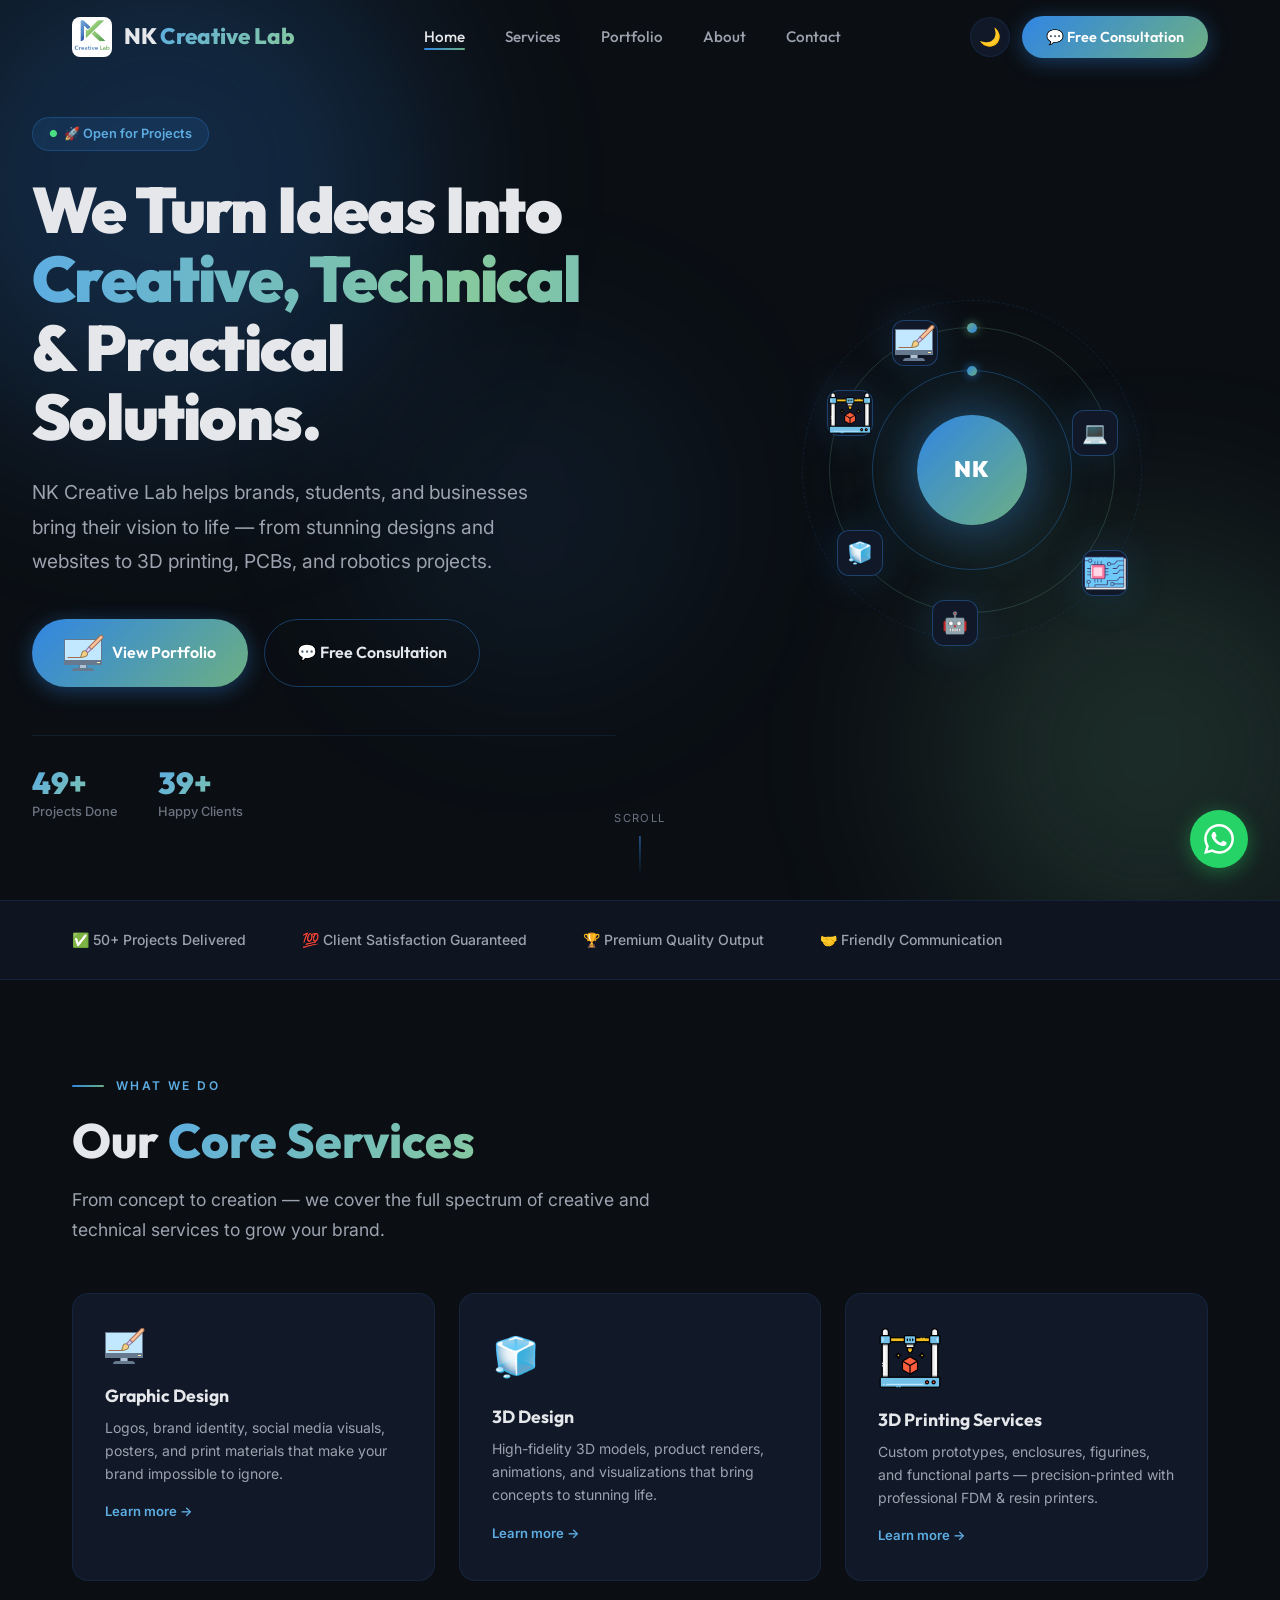
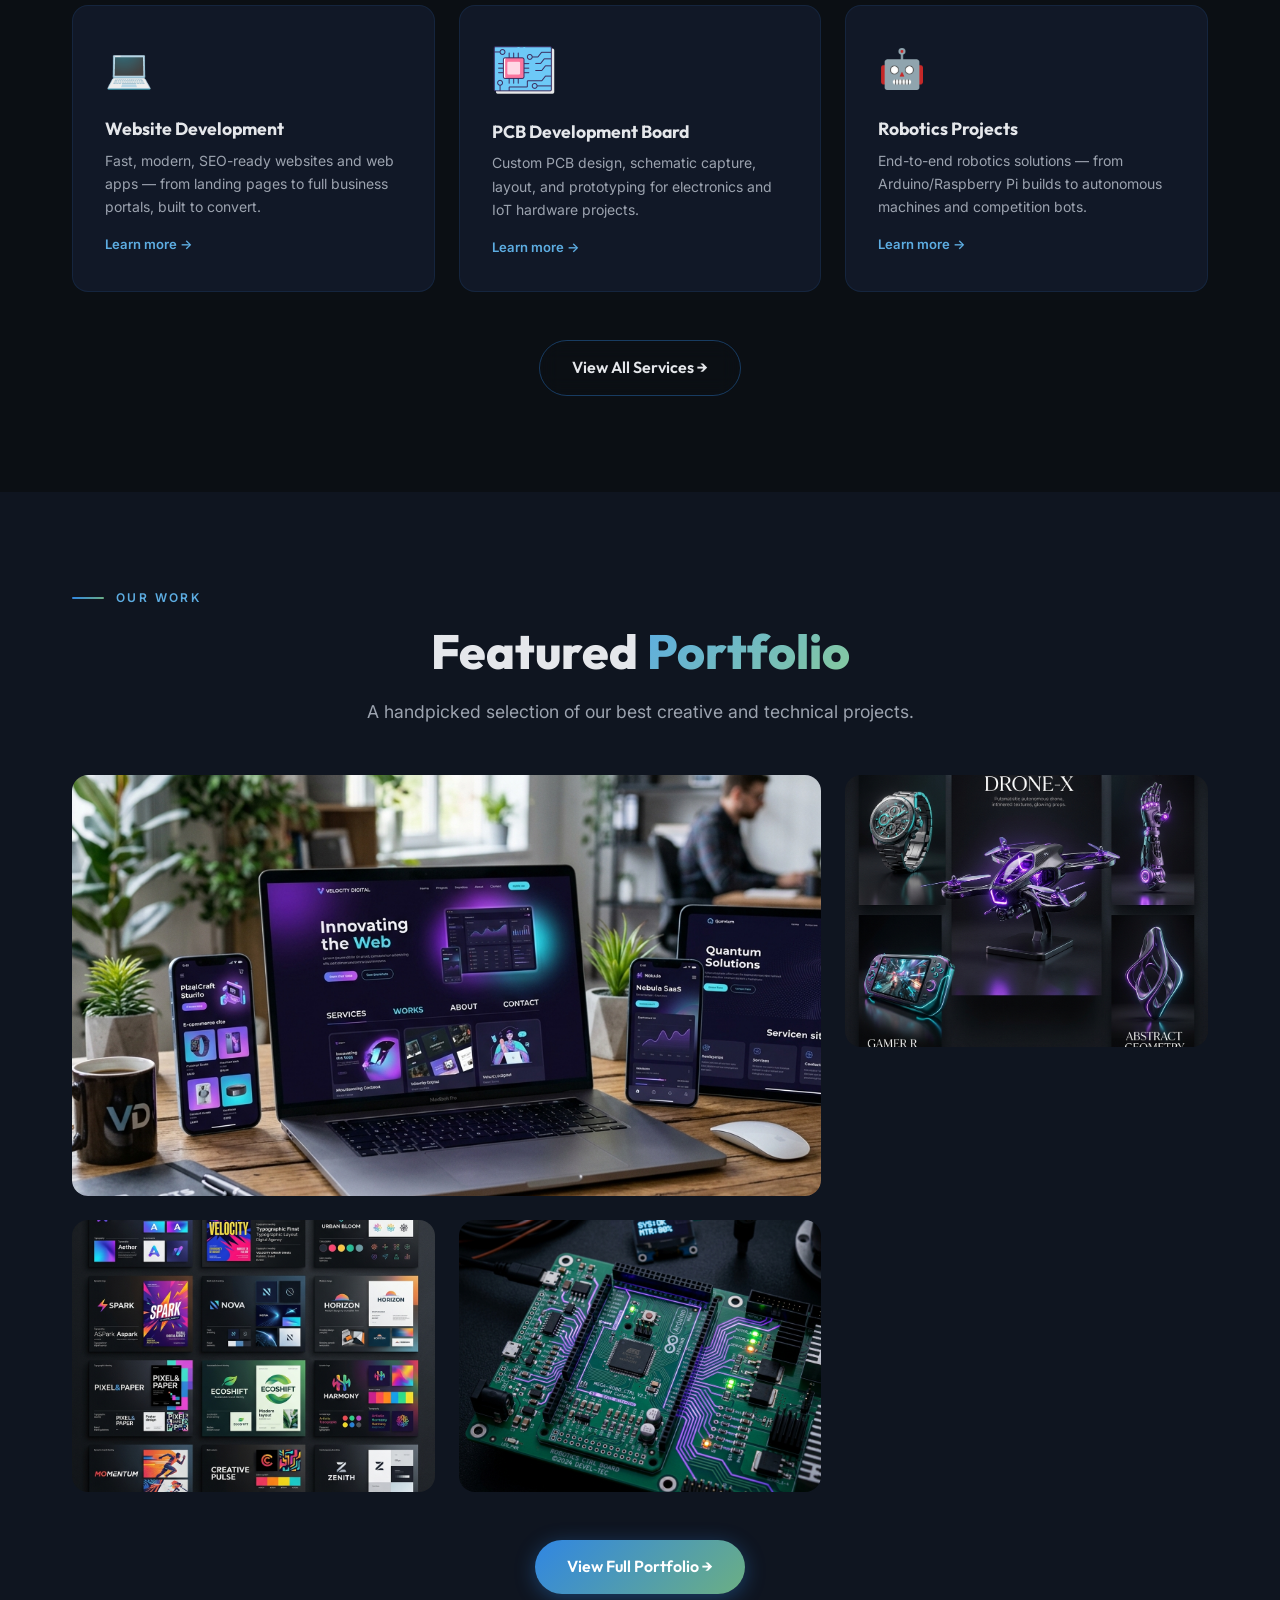
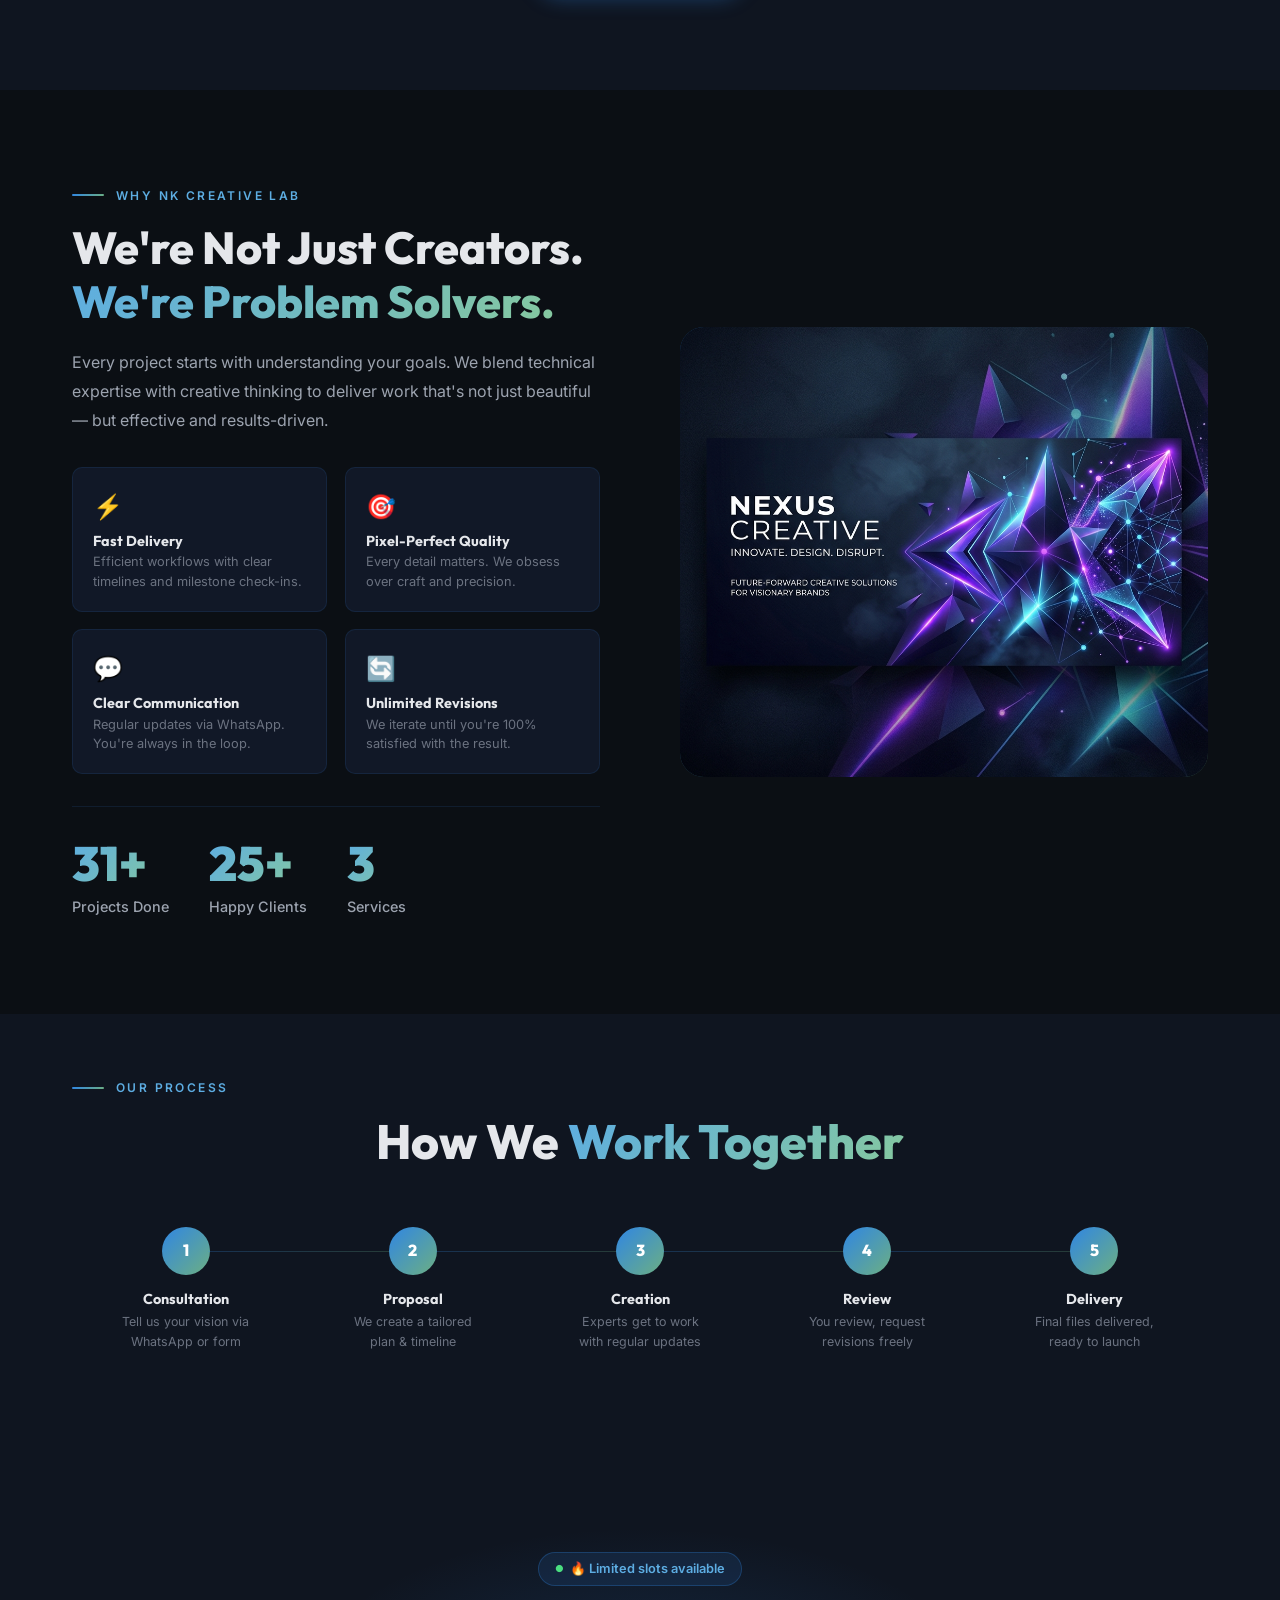
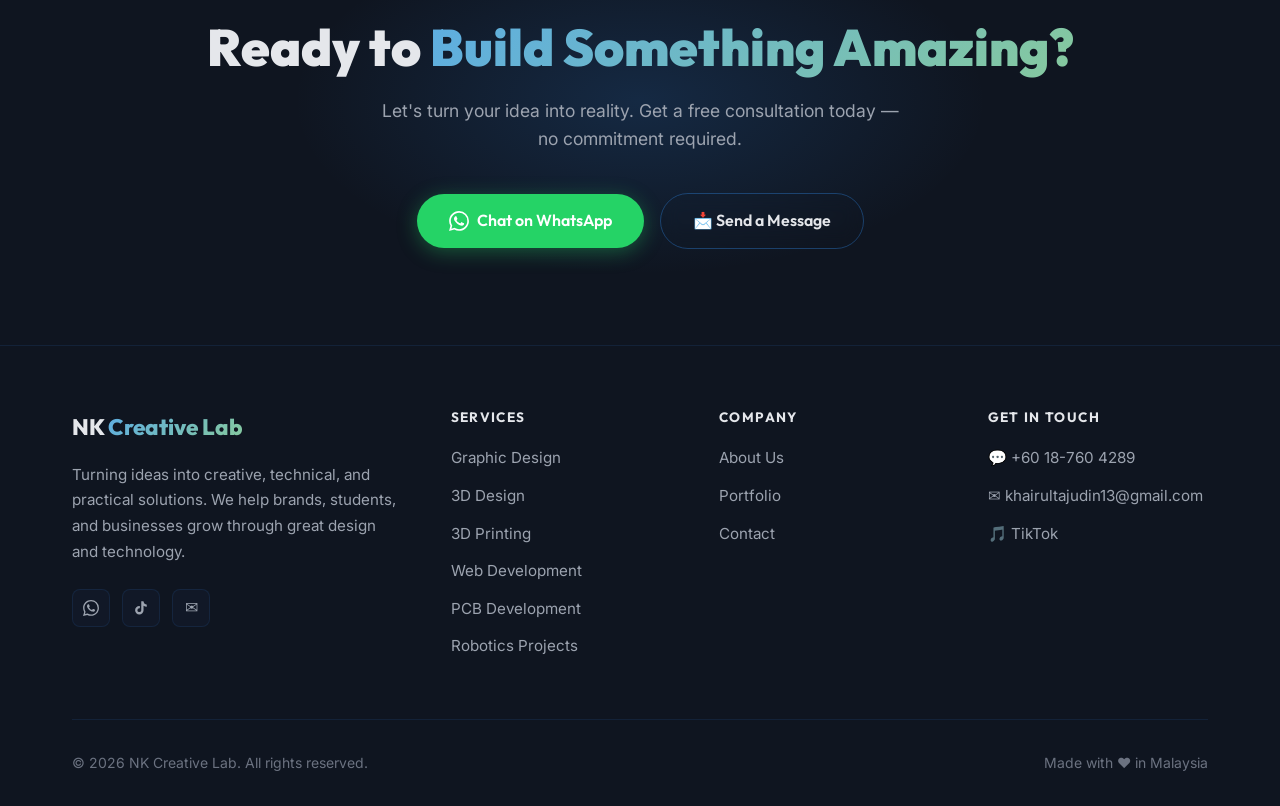
<file: index.html>
<!DOCTYPE html>
<html lang="en" data-theme="dark">
<head>
  <meta charset="UTF-8" />
  <meta name="viewport" content="width=device-width, initial-scale=1.0" />
  <title>NK Creative Lab — Creative, Technical & Practical Solutions</title>
  <meta name="description" content="NK Creative Lab helps brands, students, and businesses turn ideas into stunning designs, websites, 3D prints, PCBs, and robotics projects. Get your free consultation today." />
  <meta name="keywords" content="graphic design, 3D design, 3D printing, website development, PCB development, robotics, creative agency Malaysia" />
  <meta property="og:title" content="NK Creative Lab — We Turn Ideas Into Solutions" />
  <meta property="og:description" content="Creative agency specializing in Graphic Design, 3D Design, Web Development, PCB, and Robotics." />
  <meta property="og:type" content="website" />
  <link rel="icon" href="data:image/svg+xml,<svg xmlns='http://www.w3.org/2000/svg' viewBox='0 0 100 100'><text y='.9em' font-size='90'>⚡</text></svg>" />
  <link rel="preconnect" href="https://fonts.googleapis.com" />
  <link rel="preconnect" href="https://fonts.gstatic.com" crossorigin />
  <link href="https://fonts.googleapis.com/css2?family=Outfit:wght@300;400;500;600;700;800;900&family=Inter:wght@300;400;500;600&display=swap" rel="stylesheet" />
  <link rel="stylesheet" href="css/styles.css" />
  <link rel="stylesheet" href="css/animations.css" />

  <style>
    /* ===== HOME PAGE ===== */

    /* ---- HERO ---- */
    .hero {
      min-height: 100svh;
      display: grid;
      grid-template-columns: 1fr 1fr;
      align-items: center;
      gap: 3rem;
      position: relative;
      overflow: hidden;
      padding: 100px 0 60px;
    }

    /* Ambient blobs */
    .hero-blob {
      position: absolute;
      border-radius: 50%;
      filter: blur(90px);
      pointer-events: none;
      will-change: transform;
    }
    .blob-blue  { width: 520px; height: 520px; background: rgba(48,134,227,0.22); top: -80px;  left: -100px; }
    .blob-green { width: 420px; height: 420px; background: rgba(108,175,131,0.18); bottom: -60px; right: -80px; }
    .blob-mid   { width: 300px; height: 300px; background: rgba(48,134,227,0.1);  top: 40%;   left: 30%; }

    .hero-content {
      position: relative; z-index: 2;
      padding-left: 0;
    }

    .hero-content h1 {
      font-size: clamp(2.6rem, 5vw, 4.8rem);
      font-weight: 900;
      line-height: 1.08;
      letter-spacing: -0.025em;
      margin-bottom: 1.5rem;
    }

    .hero-content p {
      font-size: clamp(1rem, 1.8vw, 1.2rem);
      color: var(--text-secondary);
      max-width: 520px;
      line-height: 1.8;
      margin-bottom: 2.5rem;
    }

    .hero-buttons {
      display: flex;
      gap: 1rem;
      flex-wrap: wrap;
      margin-bottom: 3rem;
    }

    .hero-stats {
      display: flex;
      gap: 2.5rem;
      flex-wrap: wrap;
      padding-top: 2rem;
      border-top: 1px solid var(--border);
    }

    .hero-stat-num {
      font-family: var(--font-heading);
      font-size: 1.9rem;
      font-weight: 900;
      background: var(--gradient-text);
      -webkit-background-clip: text;
      -webkit-text-fill-color: transparent;
      background-clip: text;
      line-height: 1;
      margin-bottom: 0.25rem;
    }

    .hero-stat-label { font-size: 0.8rem; color: var(--text-muted); font-weight: 500; }

    /* ---- HERO VISUAL (right side) ---- */
    .hero-visual {
      position: relative;
      z-index: 2;
      display: flex;
      align-items: center;
      justify-content: center;
      height: 480px;
    }

    .hero-sphere {
      position: relative;
      width: 340px;
      height: 340px;
    }

    /* Center glow */
    .sphere-core {
      position: absolute;
      top: 50%; left: 50%;
      transform: translate(-50%, -50%);
      width: 110px; height: 110px;
      border-radius: 50%;
      background: var(--gradient);
      box-shadow: 0 0 60px rgba(48,134,227,0.55), 0 0 120px rgba(108,175,131,0.3);
      display: flex;
      align-items: center;
      justify-content: center;
      font-family: var(--font-heading);
      font-weight: 900;
      font-size: 1.4rem;
      color: white;
      letter-spacing: 0.04em;
      z-index: 3;
    }

    /* Orbital rings */
    .orbit {
      position: absolute;
      top: 50%; left: 50%;
      border-radius: 50%;
      border: 1.5px solid transparent;
    }

    .orbit-1 {
      width: 200px; height: 200px;
      margin: -100px 0 0 -100px;
      border-color: rgba(48,134,227,0.35);
      animation: orbit-cw 8s linear infinite;
    }
    .orbit-2 {
      width: 286px; height: 286px;
      margin: -143px 0 0 -143px;
      border-color: rgba(108,175,131,0.25);
      animation: orbit-ccw 12s linear infinite;
    }
    .orbit-3 {
      width: 340px; height: 340px;
      margin: -170px 0 0 -170px;
      border-color: rgba(48,134,227,0.15);
      border-style: dashed;
      animation: orbit-cw 20s linear infinite;
    }

    /* Dots on orbits */
    .orbit-dot {
      position: absolute;
      top: -5px; left: 50%;
      margin-left: -5px;
      width: 10px; height: 10px;
      border-radius: 50%;
      background: var(--gradient);
      box-shadow: 0 0 10px rgba(48,134,227,0.8);
      animation: orbit-dot 8s linear infinite;
    }

    .orbit-2 .orbit-dot {
      background: linear-gradient(135deg, #6CAF83, #3086E3);
      box-shadow: 0 0 10px rgba(108,175,131,0.8);
      animation-duration: 12s;
    }

    /* Service icons floating around the sphere */
    .svc-icon {
      position: absolute;
      top: 50%; left: 50%;
      width: 46px; height: 46px;
      border-radius: 12px;
      background: var(--bg-card);
      border: 1px solid var(--border-hover);
      display: flex;
      align-items: center;
      justify-content: center;
      font-size: 1.3rem;
      box-shadow: var(--shadow-glow);
      z-index: 4;
      animation: float 4s ease-in-out infinite;
      transition: var(--transition);
    }

    .svc-icon:hover {
      transform: scale(1.2);
      box-shadow: var(--shadow-glow-strong);
    }

    /* Position each icon around sphere */
    .si-1 { margin: -150px 0 0 -80px; animation-delay: 0s; }
    .si-2 { margin: -60px  0 0  100px; animation-delay: 0.6s; }
    .si-3 { margin:  80px  0 0  110px; animation-delay: 1.2s; }
    .si-4 { margin:  130px 0 0 -40px;  animation-delay: 1.8s; }
    .si-5 { margin:  60px  0 0 -135px; animation-delay: 2.4s; }
    .si-6 { margin: -80px  0 0 -145px; animation-delay: 3s; }

    /* Hero scroll indicator */
    .hero-scroll {
      position: absolute;
      bottom: 1.5rem; left: 50%;
      transform: translateX(-50%);
      display: flex;
      flex-direction: column;
      align-items: center;
      gap: 0.5rem;
      color: var(--text-muted);
      font-size: 0.7rem;
      letter-spacing: 0.12em;
      text-transform: uppercase;
      animation: float 2.5s ease-in-out infinite;
      z-index: 2;
    }

    .hero-scroll-line {
      width: 1px; height: 40px;
      background: linear-gradient(to bottom, var(--accent), transparent);
    }

    /* Trust bar */
    .trust-bar {
      padding: 1.75rem 0;
      border-top: 1px solid var(--border);
      border-bottom: 1px solid var(--border);
      background: var(--bg-secondary);
      overflow: hidden;
    }

    .trust-bar-inner {
      display: flex;
      align-items: center;
      gap: 3.5rem;
      overflow: hidden;
      flex-wrap: nowrap;
    }

    .trust-item {
      display: flex;
      align-items: center;
      gap: 0.6rem;
      white-space: nowrap;
      color: var(--text-secondary);
      font-size: 0.875rem;
      font-weight: 500;
      flex-shrink: 0;
    }

    /* Services Preview */
    .services-grid { display: grid; grid-template-columns: repeat(3, 1fr); gap: 1.5rem; }

    .service-card {
      background: var(--bg-card);
      border: 1px solid var(--border);
      border-radius: var(--radius);
      padding: 2rem;
      transition: var(--transition);
      position: relative;
      overflow: hidden;
      text-decoration: none;
      display: block;
      color: inherit;
    }

    .service-card::before {
      content: '';
      position: absolute; inset: 0;
      background: var(--gradient);
      opacity: 0;
      transition: opacity 0.4s ease;
    }

    .service-card:hover::before { opacity: 0.055; }

    .service-card:hover {
      border-color: var(--border-hover);
      transform: translateY(-7px);
      box-shadow: 0 20px 50px rgba(48,134,227,0.2);
    }

    .service-icon { font-size: 2.4rem; margin-bottom: 1.25rem; display: block; position: relative; }
    .service-card h3 { font-size: 1.1rem; font-weight: 700; margin-bottom: 0.6rem; position: relative; }
    .service-card p  { color: var(--text-secondary); font-size: 0.875rem; line-height: 1.65; position: relative; }

    .service-arrow {
      display: inline-flex;
      align-items: center; gap: 0.4rem;
      color: var(--accent-light);
      font-size: 0.82rem; font-weight: 600;
      margin-top: 1rem; position: relative;
      transition: var(--transition);
    }
    .service-card:hover .service-arrow { gap: 0.75rem; color: var(--green-light); }

    /* Portfolio Preview */
    .portfolio-grid { display: grid; grid-template-columns: repeat(3, 1fr); gap: 1.5rem; }

    .portfolio-card {
      position: relative;
      border-radius: var(--radius);
      overflow: hidden;
      aspect-ratio: 4/3;
      cursor: pointer;
    }

    .portfolio-card.large { grid-column: span 2; aspect-ratio: 16/9; }

    .portfolio-card img { width: 100%; height: 100%; object-fit: cover; transition: transform 0.55s ease; }
    .portfolio-card:hover img { transform: scale(1.07); }

    .portfolio-overlay {
      position: absolute; inset: 0;
      background: linear-gradient(to top, rgba(11,15,20,0.95) 0%, rgba(11,15,20,0.2) 60%, transparent 100%);
      opacity: 0;
      transition: opacity 0.4s ease;
      display: flex; align-items: flex-end;
      padding: 1.5rem;
    }

    .portfolio-card:hover .portfolio-overlay { opacity: 1; }
    .portfolio-overlay-content h4 { font-size: 1rem; font-weight: 700; margin-bottom: 0.2rem; }
    .portfolio-overlay-content p  { color: var(--accent-light); font-size: 0.82rem; }

    /* Why Choose Us */
    .why-grid { display: grid; grid-template-columns: 1fr 1fr; gap: 5rem; align-items: center; }

    .why-content h2 { font-size: clamp(2rem, 3.5vw, 2.8rem); font-weight: 800; margin-bottom: 1.25rem; line-height: 1.2; }
    .why-content > p { color: var(--text-secondary); margin-bottom: 2rem; line-height: 1.8; }

    .why-features { display: grid; grid-template-columns: 1fr 1fr; gap: 1.1rem; }

    .why-feature {
      background: var(--bg-card);
      border: 1px solid var(--border);
      border-radius: var(--radius-sm);
      padding: 1.25rem;
      transition: var(--transition);
    }

    .why-feature:hover {
      border-color: var(--border-hover);
      background: var(--bg-card-hover);
      transform: translateY(-3px);
      box-shadow: var(--shadow-glow);
    }

    .why-feature-icon { font-size: 1.5rem; margin-bottom: 0.4rem; }
    .why-feature h4   { font-size: 0.9rem; font-weight: 700; margin-bottom: 0.2rem; }
    .why-feature p    { font-size: 0.8rem; color: var(--text-muted); margin: 0; line-height: 1.5; }

    .stats-row {
      display: flex; gap: 2.5rem;
      margin-top: 2rem;
      padding-top: 2rem;
      border-top: 1px solid var(--border);
    }

    .why-visual { position: relative; }

    .why-image { border-radius: var(--radius-lg); overflow: hidden; position: relative; }
    .why-image img { width: 100%; height: 450px; object-fit: cover; }
    .why-image::after {
      content: '';
      position: absolute; inset: -2px;
      border-radius: inherit;
      background: var(--gradient);
      z-index: -1; opacity: 0.45;
    }

    .why-badge {
      position: absolute;
      bottom: -1.5rem; right: -1.5rem;
      background: var(--bg-card);
      border: 1px solid var(--border);
      border-radius: var(--radius);
      padding: 1.25rem 1.5rem;
      text-align: center;
      backdrop-filter: blur(12px);
    }

    .why-badge .big-num {
      font-family: var(--font-heading);
      font-size: 2.5rem; font-weight: 900;
      background: var(--gradient-text);
      -webkit-background-clip: text;
      -webkit-text-fill-color: transparent;
      background-clip: text; line-height: 1;
    }

    .why-badge p { color: var(--text-secondary); font-size: 0.78rem; margin: 0.3rem 0 0; }

    /* Testimonials */
    .testimonials-section { background: var(--bg-secondary); position: relative; overflow: hidden; }
    .testimonials-grid { display: grid; grid-template-columns: repeat(3, 1fr); gap: 1.5rem; }

    .testimonial-card {
      background: var(--bg-card);
      border: 1px solid var(--border);
      border-radius: var(--radius);
      padding: 2rem;
      transition: var(--transition);
    }

    .testimonial-card:hover { border-color: var(--border-hover); transform: translateY(-5px); box-shadow: var(--shadow-glow); }

    .testimonial-quote { font-size: 3rem; color: var(--accent); opacity: 0.25; line-height: 1; font-family: Georgia, serif; }
    .testimonial-text  { color: var(--text-secondary); font-size: 0.95rem; line-height: 1.75; margin-bottom: 1.5rem; }
    .testimonial-author { display: flex; align-items: center; gap: 1rem; }

    .author-avatar {
      width: 44px; height: 44px; border-radius: 50%;
      background: var(--gradient);
      display: flex; align-items: center; justify-content: center;
      font-weight: 700; font-size: 0.95rem; color: white; flex-shrink: 0;
    }

    .author-name { font-weight: 700; font-size: 0.95rem; }
    .author-role { color: var(--text-muted); font-size: 0.8rem; }
    .stars { color: #F59E0B; font-size: 0.9rem; margin-bottom: 0.75rem; }

    /* Process strip */
    .process-strip { display: flex; align-items: flex-start; padding: 2.5rem 0; }
    .process-step  { flex: 1; text-align: center; position: relative; }

    .process-step::after {
      content: '';
      position: absolute; top: 24px; left: 60%; width: 80%; height: 1px;
      background: var(--gradient); opacity: 0.25;
    }
    .process-step:last-child::after { display: none; }

    .step-num {
      width: 48px; height: 48px; border-radius: 50%;
      background: var(--gradient);
      display: flex; align-items: center; justify-content: center;
      font-family: var(--font-heading); font-weight: 800; font-size: 1rem; color: white;
      margin: 0 auto 1rem;
    }

    .process-step h4 { font-size: 0.9rem; font-weight: 700; margin-bottom: 0.3rem; }
    .process-step p  { color: var(--text-muted); font-size: 0.78rem; max-width: 130px; margin: 0 auto; }

    /* CTA Section */
    .cta-section { background: var(--bg-secondary); text-align: center; position: relative; overflow: hidden; }

    .cta-section::before {
      content: '';
      position: absolute; top: 50%; left: 50%;
      transform: translate(-50%, -50%);
      width: 700px; height: 350px;
      background: radial-gradient(ellipse, rgba(48,134,227,0.18) 0%, transparent 70%);
      pointer-events: none;
    }

    .cta-section h2 { font-size: clamp(2rem, 4vw, 3.2rem); font-weight: 900; margin-bottom: 1.25rem; }
    .cta-section p  { color: var(--text-secondary); font-size: 1.1rem; max-width: 540px; margin: 0 auto 2.5rem; }

    .cta-buttons { display: flex; align-items: center; justify-content: center; gap: 1rem; flex-wrap: wrap; }

    .btn-whatsapp {
      background: #25D366; color: white;
      box-shadow: 0 4px 20px rgba(37,211,102,0.35);
    }
    .btn-whatsapp:hover {
      background: #20B858;
      box-shadow: 0 8px 36px rgba(37,211,102,0.55);
      transform: translateY(-2px);
    }

    /* ---- RESPONSIVE ---- */
    @media (max-width: 1024px) {
      .hero { grid-template-columns: 1fr; text-align: center; }
      .hero-visual { display: none; }
      .hero-content p { margin-left: auto; margin-right: auto; }
      .hero-buttons { justify-content: center; }
      .hero-stats { justify-content: center; }
      .services-grid { grid-template-columns: repeat(2, 1fr); }
      .why-grid { grid-template-columns: 1fr; }
      .why-visual { display: none; }
      .why-features { grid-template-columns: 1fr 1fr; }
      .testimonials-grid { grid-template-columns: 1fr; max-width: 560px; margin: 0 auto; }
      .portfolio-grid { grid-template-columns: 1fr 1fr; }
      .portfolio-card.large { grid-column: span 2; }
    }

    @media (max-width: 768px) {
      .hero { padding-top: 90px; }
      .services-grid { grid-template-columns: 1fr; }
      .portfolio-grid { grid-template-columns: 1fr; }
      .portfolio-card.large { grid-column: span 1; }
      .process-strip { flex-direction: column; gap: 1.5rem; }
      .process-step::after { display: none; }
      .section-label { justify-content: center; }
    }
  </style>
</head>
<body>

  <!-- Navigation -->
  <nav class="navbar" id="navbar" aria-label="Main navigation">
    <div class="navbar-inner">
      <a href="index.html" class="navbar-logo" id="site-logo" aria-label="NK Creative Lab Home">
        <img src="assets/images/logo.png" alt="NK Creative Lab logo" width="40" height="40" />
        <span class="logo-text">NK <span>Creative Lab</span></span>
      </a>
      <ul class="navbar-links" role="list">
        <li><a href="index.html"    id="nav-home">Home</a></li>
        <li><a href="services.html" id="nav-services">Services</a></li>
        <li><a href="portfolio.html"id="nav-portfolio">Portfolio</a></li>
        <li><a href="about.html"    id="nav-about">About</a></li>
        <li><a href="contact.html"  id="nav-contact">Contact</a></li>
      </ul>
      <div class="navbar-right">
        <button class="theme-toggle" id="theme-toggle" aria-label="Toggle colour theme">
          <span class="t-icon icon-moon">🌙</span>
          <span class="t-icon icon-sun">☀️</span>
        </button>
        <a href="https://api.whatsapp.com/send/?phone=60187604289" class="btn btn-primary navbar-cta" id="nav-cta" target="_blank" rel="noopener">
          💬 Free Consultation
        </a>
        <button class="hamburger" id="hamburger" aria-label="Open mobile menu" aria-expanded="false">
          <span></span><span></span><span></span>
        </button>
      </div>
    </div>
  </nav>

  <!-- Mobile Menu -->
  <div class="mobile-menu" id="mobile-menu" role="dialog" aria-label="Mobile navigation">
    <a href="index.html"     id="mob-home">Home</a>
    <a href="services.html"  id="mob-services">Services</a>
    <a href="portfolio.html" id="mob-portfolio">Portfolio</a>
    <a href="about.html"     id="mob-about">About</a>
    <a href="contact.html"   id="mob-contact">Contact</a>
    <a href="https://api.whatsapp.com/send/?phone=60187604289" class="btn btn-primary" id="mob-cta" target="_blank" rel="noopener">💬 Get Free Consultation</a>
  </div>

  <!-- ===== HERO ===== -->
  <section class="hero" id="hero" aria-label="Hero section">
    <!-- Ambient blobs -->
    <div class="hero-blob blob blob-blue  blob-1" data-depth="0.03" aria-hidden="true"></div>
    <div class="hero-blob blob blob-green blob-2" data-depth="0.05" aria-hidden="true"></div>
    <div class="hero-blob blob blob-mid   blob-3" data-depth="0.02" aria-hidden="true"></div>

    <!-- Left: Content -->
    <div class="container" style="display:contents;">
      <div class="hero-content" style="padding-left:2rem;" data-depth="0.015">
        <div class="badge hero-animate hero-animate-1" id="hero-badge">🚀 Open for Projects</div>
        <h1 class="hero-animate hero-animate-2">
          We Turn Ideas Into <span class="shimmer-text">Creative, Technical</span> &amp; Practical Solutions.
        </h1>
        <p class="hero-animate hero-animate-3">
          NK Creative Lab helps brands, students, and businesses bring their vision to life — from stunning designs and websites to 3D printing, PCBs, and robotics projects.
        </p>
        <div class="hero-buttons hero-animate hero-animate-4">
          <a href="portfolio.html" class="btn btn-primary" id="hero-portfolio-btn"><img src="assets/images/graphic_design.png"> View Portfolio</a>
          <a href="https://api.whatsapp.com/send/?phone=60187604289" class="btn btn-secondary" id="hero-consult-btn" target="_blank" rel="noopener">💬 Free Consultation</a>
        </div>
        <div class="hero-stats hero-animate hero-animate-5">
          <div>
            <div class="hero-stat-num counter-up" data-target="50" data-suffix="+">0</div>
            <div class="hero-stat-label">Projects Done</div>
          </div>
          <div>
            <div class="hero-stat-num counter-up" data-target="40" data-suffix="+">0</div>
            <div class="hero-stat-label">Happy Clients</div>
          </div>
        </div>
      </div>

      <!-- Right: Tech Sphere Visual -->
      <div class="hero-visual" data-depth="0.04" aria-hidden="true">
        <div class="hero-sphere">
          <div class="orbit orbit-1"><div class="orbit-dot"></div></div>
          <div class="orbit orbit-2"><div class="orbit-dot"></div></div>
          <div class="orbit orbit-3"></div>
          <div class="sphere-core">NK</div>
          <!-- Service icons -->
          <div class="svc-icon si-1" data-tooltip="Graphic Design"><img src="assets/images/graphic_design.png"></div>
          <div class="svc-icon si-2" data-tooltip="Web Development">💻</div>
          <div class="svc-icon si-3" data-tooltip="PCB Development"><img src="assets/images/pcb.png" alt="PCB Development"></div>
          <div class="svc-icon si-4" data-tooltip="Robotics">🤖</div>
          <div class="svc-icon si-5" data-tooltip="3D Design">🧊</div>
          <div class="svc-icon si-6" data-tooltip="3D Printing"><img src="assets/images/3d-printing.png" alt="3D Printing"></div>
        </div>
      </div>
    </div>

    <div class="hero-scroll" aria-hidden="true">
      <span>Scroll</span>
      <div class="hero-scroll-line"></div>
    </div>
  </section>

  <!-- Trust Bar -->
  <div class="trust-bar" aria-label="Trust indicators">
    <div class="container">
      <div class="trust-bar-inner">
        <div class="trust-item">✅ 50+ Projects Delivered</div>
        <div class="trust-item">💯 Client Satisfaction Guaranteed</div>
        <div class="trust-item">🏆 Premium Quality Output</div>
        <div class="trust-item">🤝 Friendly Communication</div>
      </div>
    </div>
  </div>

  <!-- Services Preview -->
  <section class="section" id="services-preview" aria-label="Services overview">
    <div class="container">
      <div class="reveal">
        <div class="section-label">What We Do</div>
        <h2 class="section-title">Our <span class="gradient-text">Core Services</span></h2>
        <p class="section-subtitle">From concept to creation — we cover the full spectrum of creative and technical services to grow your brand.</p>
      </div>
      <div class="services-grid mt-lg" id="services-grid">
        <a href="services.html#graphic-design" class="service-card reveal reveal-delay-1" id="card-graphic">
          <span class="service-icon">
            <img src="assets/images/graphic_design.png">
          </span>
          <h3>Graphic Design</h3>
          <p>Logos, brand identity, social media visuals, posters, and print materials that make your brand impossible to ignore.</p>
          <span class="service-arrow">Learn more →</span>
        </a>
        <a href="services.html#3d-design" class="service-card reveal reveal-delay-2" id="card-3d">
          <span class="service-icon">🧊</span>
          <h3>3D Design</h3>
          <p>High-fidelity 3D models, product renders, animations, and visualizations that bring concepts to stunning life.</p>
          <span class="service-arrow">Learn more →</span>
        </a>
        <a href="services.html#3d-printing" class="service-card reveal reveal-delay-3" id="card-print">
          <span class="service-icon">
            <img src="assets/images/3d-printing.png" alt="3D Printing">
          </span>
          <h3>3D Printing Services</h3>
          <p>Custom prototypes, enclosures, figurines, and functional parts — precision-printed with professional FDM & resin printers.</p>
          <span class="service-arrow">Learn more →</span>
        </a>
        <a href="services.html#web-dev" class="service-card reveal reveal-delay-4" id="card-web">
          <span class="service-icon">💻</span>
          <h3>Website Development</h3>
          <p>Fast, modern, SEO-ready websites and web apps — from landing pages to full business portals, built to convert.</p>
          <span class="service-arrow">Learn more →</span>
        </a>
        <a href="services.html#pcb" class="service-card reveal reveal-delay-5" id="card-pcb">
          <span class="service-icon">
            <img src="assets/images/pcb.png" alt="PCB Development">
          </span>
          <h3>PCB Development Board</h3>
          <p>Custom PCB design, schematic capture, layout, and prototyping for electronics and IoT hardware projects.</p>
          <span class="service-arrow">Learn more →</span>
        </a>
        <a href="services.html#robotics" class="service-card reveal reveal-delay-6" id="card-robotics">
          <span class="service-icon">🤖</span>
          <h3>Robotics Projects</h3>
          <p>End-to-end robotics solutions — from Arduino/Raspberry Pi builds to autonomous machines and competition bots.</p>
          <span class="service-arrow">Learn more →</span>
        </a>
      </div>
      <div class="text-center mt-lg reveal">
        <a href="services.html" class="btn btn-secondary" id="all-services-btn">View All Services →</a>
      </div>
    </div>
  </section>

  <!-- Featured Portfolio -->
  <section class="section" id="portfolio-preview" style="background:var(--bg-secondary);" aria-label="Portfolio preview">
    <div class="container">
      <div class="reveal text-center">
        <div class="section-label">Our Work</div>
        <h2 class="section-title">Featured <span class="gradient-text">Portfolio</span></h2>
        <p class="section-subtitle" style="margin:0 auto;">A handpicked selection of our best creative and technical projects.</p>
      </div>
      <div class="portfolio-grid mt-lg">
        <div class="portfolio-card large reveal reveal-delay-1" id="pf-web">
          <img src="assets/images/portfolio_web.png" alt="Website development project" />
          <div class="portfolio-overlay">
            <div class="portfolio-overlay-content">
              <h4>Business Website Platform</h4>
              <p>Website Development</p>
            </div>
          </div>
        </div>
        <div class="portfolio-card reveal reveal-delay-2" id="pf-3d">
          <img src="assets/images/portfolio_3d.png" alt="3D design project" />
          <div class="portfolio-overlay">
            <div class="portfolio-overlay-content">
              <h4>3D Product Visualization</h4>
              <p>3D Design</p>
            </div>
          </div>
        </div>
        <div class="portfolio-card reveal reveal-delay-3" id="pf-graphic">
          <img src="assets/images/portfolio_graphic.png" alt="Graphic design project" />
          <div class="portfolio-overlay">
            <div class="portfolio-overlay-content">
              <h4>Brand Identity Suite</h4>
              <p>Graphic Design</p>
            </div>
          </div>
        </div>
        <div class="portfolio-card reveal reveal-delay-4" id="pf-pcb">
          <img src="assets/images/portfolio_pcb.png" alt="PCB development project" />
          <div class="portfolio-overlay">
            <div class="portfolio-overlay-content">
              <h4>Custom IoT PCB Board</h4>
              <p>PCB Development</p>
            </div>
          </div>
        </div>
      </div>
      <div class="text-center mt-lg reveal">
        <a href="portfolio.html" class="btn btn-primary" id="view-all-portfolio-btn">View Full Portfolio →</a>
      </div>
    </div>
  </section>

  <!-- Why Choose Us -->
  <section class="section" id="why-us" aria-label="Why choose NK Creative Lab">
    <div class="container">
      <div class="why-grid">
        <div class="why-content reveal-left">
          <div class="section-label">Why NK Creative Lab</div>
          <h2>We're Not Just Creators. <span class="gradient-text">We're Problem Solvers.</span></h2>
          <p>Every project starts with understanding your goals. We blend technical expertise with creative thinking to deliver work that's not just beautiful — but effective and results-driven.</p>
          <div class="why-features">
            <div class="why-feature" id="wf-1"><div class="why-feature-icon">⚡</div><h4>Fast Delivery</h4><p>Efficient workflows with clear timelines and milestone check-ins.</p></div>
            <div class="why-feature" id="wf-2"><div class="why-feature-icon">🎯</div><h4>Pixel-Perfect Quality</h4><p>Every detail matters. We obsess over craft and precision.</p></div>
            <div class="why-feature" id="wf-3"><div class="why-feature-icon">💬</div><h4>Clear Communication</h4><p>Regular updates via WhatsApp. You're always in the loop.</p></div>
            <div class="why-feature" id="wf-4"><div class="why-feature-icon">🔄</div><h4>Unlimited Revisions</h4><p>We iterate until you're 100% satisfied with the result.</p></div>
          </div>
          <div class="stats-row">
            <div><div class="stat-number counter-up" data-target="50" data-suffix="+">0</div><div class="stat-label">Projects Done</div></div>
            <div><div class="stat-number counter-up" data-target="40"  data-suffix="+">0</div><div class="stat-label">Happy Clients</div></div>
            <div><div class="stat-number counter-up" data-target="6"   data-suffix="">0</div><div class="stat-label">Services</div></div>
          </div>
        </div>
        <div class="why-visual reveal-right">
          <div class="why-image">
            <img src="assets/images/hero_bg.png" alt="NK Creative Lab workspace" />
          </div>
          <!--   
          <div class="why-badge">
            <div class="big-num">90%</div>
            <p>Client Satisfaction<br>Rate</p>
          </div>
          -->   
        </div>
      </div>
    </div>
  </section>

  <!-- Process -->
  <section class="section" style="background:var(--bg-secondary);padding:4rem 0;" aria-label="Our process">
    <div class="container">
      <div class="text-center reveal">
        <div class="section-label">Our Process</div>
        <h2 class="section-title">How We <span class="gradient-text">Work Together</span></h2>
      </div>
      <div class="process-strip reveal">
        <div class="process-step"><div class="step-num">1</div><h4>Consultation</h4><p>Tell us your vision via WhatsApp or form</p></div>
        <div class="process-step"><div class="step-num">2</div><h4>Proposal</h4><p>We create a tailored plan & timeline</p></div>
        <div class="process-step"><div class="step-num">3</div><h4>Creation</h4><p>Experts get to work with regular updates</p></div>
        <div class="process-step"><div class="step-num">4</div><h4>Review</h4><p>You review, request revisions freely</p></div>
        <div class="process-step"><div class="step-num">5</div><h4>Delivery</h4><p>Final files delivered, ready to launch</p></div>
      </div>
    </div>
  </section>

  <!-- Testimonials -->
<!--
  <section class="section testimonials-section" id="testimonials" aria-label="Client testimonials">
    <div class="container">
      <div class="reveal text-center">
        <div class="section-label">Testimonials</div>
        <h2 class="section-title">What Our <span class="gradient-text">Clients Say</span></h2>
      </div>
      <div class="testimonials-grid mt-lg">
        <div class="testimonial-card reveal reveal-delay-1" id="t-card-1">
          <div class="stars">★★★★★</div>
          <div class="testimonial-quote">"</div>
          <p class="testimonial-text">NK Creative Lab transformed our brand completely. The logo and identity work they did gave us a look that stands out in our market. Professional, fast, and very communicative throughout.</p>
          <div class="testimonial-author"><div class="author-avatar">AH</div><div><div class="author-name">Ahmad Hassan</div><div class="author-role">CEO, TechVentures MY</div></div></div>
        </div>
        <div class="testimonial-card reveal reveal-delay-2" id="t-card-2">
          <div class="stars">★★★★★</div>
          <div class="testimonial-quote">"</div>
          <p class="testimonial-text">They built my entire business website in under 2 weeks, and it looks incredible on mobile. The SEO setup was a bonus I didn't expect. I'm already getting leads from Google!</p>
          <div class="testimonial-author"><div class="author-avatar">SR</div><div><div class="author-name">Siti Rahimah</div><div class="author-role">Founder, Bloom Boutique</div></div></div>
        </div>
        <div class="testimonial-card reveal reveal-delay-3" id="t-card-3">
          <div class="stars">★★★★★</div>
          <div class="testimonial-quote">"</div>
          <p class="testimonial-text">The 3D printed enclosure for our prototype was perfect — exactly the dimensions we needed with a clean finish. Saved us weeks of engineering time. 10/10 will use again.</p>
          <div class="testimonial-author"><div class="author-avatar">FI</div><div><div class="author-name">Faiz Ismail</div><div class="author-role">Hardware Engineer, IoT Startup</div></div></div>
        </div>
      </div>
    </div>
  </section>
-->   
  <!-- CTA -->
  <section class="section cta-section" id="cta" aria-label="Call to action">
    <div class="container reveal">
      <div class="badge" style="margin-bottom:2rem;">🔥 Limited slots available</div>
      <h2>Ready to <span class="gradient-text">Build Something Amazing?</span></h2>
      <p>Let's turn your idea into reality. Get a free consultation today — no commitment required.</p>
      <div class="cta-buttons">
        <a href="https://api.whatsapp.com/send/?phone=60187604289" class="btn btn-whatsapp" id="cta-whatsapp-btn" target="_blank" rel="noopener">
          <svg width="20" height="20" viewBox="0 0 24 24" fill="white"><path d="M17.472 14.382c-.297-.149-1.758-.867-2.03-.967-.273-.099-.471-.148-.67.15-.197.297-.767.966-.94 1.164-.173.199-.347.223-.644.075-.297-.15-1.255-.463-2.39-1.475-.883-.788-1.48-1.761-1.653-2.059-.173-.297-.018-.458.13-.606.134-.133.298-.347.446-.52.149-.174.198-.298.298-.497.099-.198.05-.371-.025-.52-.075-.149-.669-1.612-.916-2.207-.242-.579-.487-.5-.669-.51-.173-.008-.371-.01-.57-.01-.198 0-.52.074-.792.372-.272.297-1.04 1.016-1.04 2.479 0 1.462 1.065 2.875 1.213 3.074.149.198 2.096 3.2 5.077 4.487.709.306 1.262.489 1.694.625.712.227 1.36.195 1.871.118.571-.085 1.758-.719 2.006-1.413.248-.694.248-1.289.173-1.413-.074-.124-.272-.198-.57-.347m-5.421 7.403h-.004a9.87 9.87 0 01-5.031-1.378l-.361-.214-3.741.982.998-3.648-.235-.374a9.86 9.86 0 01-1.51-5.26c.001-5.45 4.436-9.884 9.888-9.884 2.64 0 5.122 1.03 6.988 2.898a9.825 9.825 0 012.893 6.994c-.003 5.45-4.437 9.884-9.885 9.884m8.413-18.297A11.815 11.815 0 0012.05 0C5.495 0 .16 5.335.157 11.892c0 2.096.547 4.142 1.588 5.945L.057 24l6.305-1.654a11.882 11.882 0 005.683 1.448h.005c6.554 0 11.89-5.335 11.893-11.893a11.821 11.821 0 00-3.48-8.413Z"/></svg>
          Chat on WhatsApp
        </a>
        <a href="contact.html" class="btn btn-secondary" id="cta-contact-btn">📩 Send a Message</a>
      </div>
    </div>
  </section>

  <!-- Footer -->
  <footer class="footer" id="footer" aria-label="Site footer">
    <div class="container">
      <div class="footer-grid">
        <div class="footer-brand">
          <div class="logo-text">NK <span>Creative Lab</span></div>
          <p>Turning ideas into creative, technical, and practical solutions. We help brands, students, and businesses grow through great design and technology.</p>
          <div class="footer-social">
            <a href="https://api.whatsapp.com/send/?phone=60187604289" id="footer-wa" target="_blank" rel="noopener" aria-label="WhatsApp">
              <svg width="16" height="16" viewBox="0 0 24 24" fill="currentColor"><path d="M17.472 14.382c-.297-.149-1.758-.867-2.03-.967-.273-.099-.471-.148-.67.15-.197.297-.767.966-.94 1.164-.173.199-.347.223-.644.075-.297-.15-1.255-.463-2.39-1.475-.883-.788-1.48-1.761-1.653-2.059-.173-.297-.018-.458.13-.606.134-.133.298-.347.446-.52.149-.174.198-.298.298-.497.099-.198.05-.371-.025-.52-.075-.149-.669-1.612-.916-2.207-.242-.579-.487-.5-.669-.51-.173-.008-.371-.01-.57-.01-.198 0-.52.074-.792.372-.272.297-1.04 1.016-1.04 2.479 0 1.462 1.065 2.875 1.213 3.074.149.198 2.096 3.2 5.077 4.487.709.306 1.262.489 1.694.625.712.227 1.36.195 1.871.118.571-.085 1.758-.719 2.006-1.413.248-.694.248-1.289.173-1.413-.074-.124-.272-.198-.57-.347m-5.421 7.403h-.004a9.87 9.87 0 01-5.031-1.378l-.361-.214-3.741.982.998-3.648-.235-.374a9.86 9.86 0 01-1.51-5.26c.001-5.45 4.436-9.884 9.888-9.884 2.64 0 5.122 1.03 6.988 2.898a9.825 9.825 0 012.893 6.994c-.003 5.45-4.437 9.884-9.885 9.884m8.413-18.297A11.815 11.815 0 0012.05 0C5.495 0 .16 5.335.157 11.892c0 2.096.547 4.142 1.588 5.945L.057 24l6.305-1.654a11.882 11.882 0 005.683 1.448h.005c6.554 0 11.89-5.335 11.893-11.893a11.821 11.821 0 00-3.48-8.413Z"/></svg>
            </a>
            <a href="https://www.tiktok.com/@khairultajudin141" id="footer-tiktok" target="_blank" rel="noopener" aria-label="TikTok">
              <svg width="16" height="16" viewBox="0 0 24 24" fill="currentColor"><path d="M19.59 6.69a4.83 4.83 0 0 1-3.77-4.25V2h-3.45v13.67a2.89 2.89 0 0 1-2.88 2.5 2.89 2.89 0 0 1-2.89-2.89 2.89 2.89 0 0 1 2.89-2.89c.28 0 .54.04.79.1V9.01a6.33 6.33 0 0 0-.79-.05 6.34 6.34 0 0 0-6.34 6.34 6.34 6.34 0 0 0 6.34 6.34 6.34 6.34 0 0 0 6.33-6.34V8.69a8.24 8.24 0 0 0 4.83 1.55V6.82a4.85 4.85 0 0 1-1.06-.13z"/></svg>
            </a>
            <a href="mailto:khairultajudin13@gmail.com" id="footer-email" aria-label="Email">✉</a>
          </div>
        </div>
        <div class="footer-col">
          <h4>Services</h4>
          <ul>
            <li><a href="services.html#graphic-design">Graphic Design</a></li>
            <li><a href="services.html#3d-design">3D Design</a></li>
            <li><a href="services.html#3d-printing">3D Printing</a></li>
            <li><a href="services.html#web-dev">Web Development</a></li>
            <li><a href="services.html#pcb">PCB Development</a></li>
            <li><a href="services.html#robotics">Robotics Projects</a></li>
          </ul>
        </div>
        <div class="footer-col">
          <h4>Company</h4>
          <ul>
            <li><a href="about.html">About Us</a></li>
            <li><a href="portfolio.html">Portfolio</a></li>
            <li><a href="contact.html">Contact</a></li>
          </ul>
        </div>
        <div class="footer-col">
          <h4>Get in Touch</h4>
          <ul>
            <li><a href="https://api.whatsapp.com/send/?phone=60187604289" target="_blank" rel="noopener">💬 +60 18-760 4289</a></li>
            <li><a href="mailto:khairultajudin13@gmail.com">✉ khairultajudin13@gmail.com</a></li>
            <li><a href="https://www.tiktok.com/@khairultajudin141" target="_blank" rel="noopener">🎵 TikTok</a></li>
          </ul>
        </div>
      </div>
      <div class="footer-bottom">
        <p>© 2026 NK Creative Lab. All rights reserved.</p>
        <p>Made with ❤️ in Malaysia</p>
      </div>
    </div>
  </footer>

  <!-- Floating WhatsApp -->
  <a href="https://api.whatsapp.com/send/?phone=60187604289" class="whatsapp-float" id="whatsapp-float" target="_blank" rel="noopener" aria-label="Chat on WhatsApp">
    <svg viewBox="0 0 24 24"><path d="M17.472 14.382c-.297-.149-1.758-.867-2.03-.967-.273-.099-.471-.148-.67.15-.197.297-.767.966-.94 1.164-.173.199-.347.223-.644.075-.297-.15-1.255-.463-2.39-1.475-.883-.788-1.48-1.761-1.653-2.059-.173-.297-.018-.458.13-.606.134-.133.298-.347.446-.52.149-.174.198-.298.298-.497.099-.198.05-.371-.025-.52-.075-.149-.669-1.612-.916-2.207-.242-.579-.487-.5-.669-.51-.173-.008-.371-.01-.57-.01-.198 0-.52.074-.792.372-.272.297-1.04 1.016-1.04 2.479 0 1.462 1.065 2.875 1.213 3.074.149.198 2.096 3.2 5.077 4.487.709.306 1.262.489 1.694.625.712.227 1.36.195 1.871.118.571-.085 1.758-.719 2.006-1.413.248-.694.248-1.289.173-1.413-.074-.124-.272-.198-.57-.347m-5.421 7.403h-.004a9.87 9.87 0 01-5.031-1.378l-.361-.214-3.741.982.998-3.648-.235-.374a9.86 9.86 0 01-1.51-5.26c.001-5.45 4.436-9.884 9.888-9.884 2.64 0 5.122 1.03 6.988 2.898a9.825 9.825 0 012.893 6.994c-.003 5.45-4.437 9.884-9.885 9.884m8.413-18.297A11.815 11.815 0 0012.05 0C5.495 0 .16 5.335.157 11.892c0 2.096.547 4.142 1.588 5.945L.057 24l6.305-1.654a11.882 11.882 0 005.683 1.448h.005c6.554 0 11.89-5.335 11.893-11.893a11.821 11.821 0 00-3.48-8.413Z"/></svg>
  </a>

  <script src="js/main.js"></script>
  <script src="js/animations.js"></script>
</body>
</html>
</file>
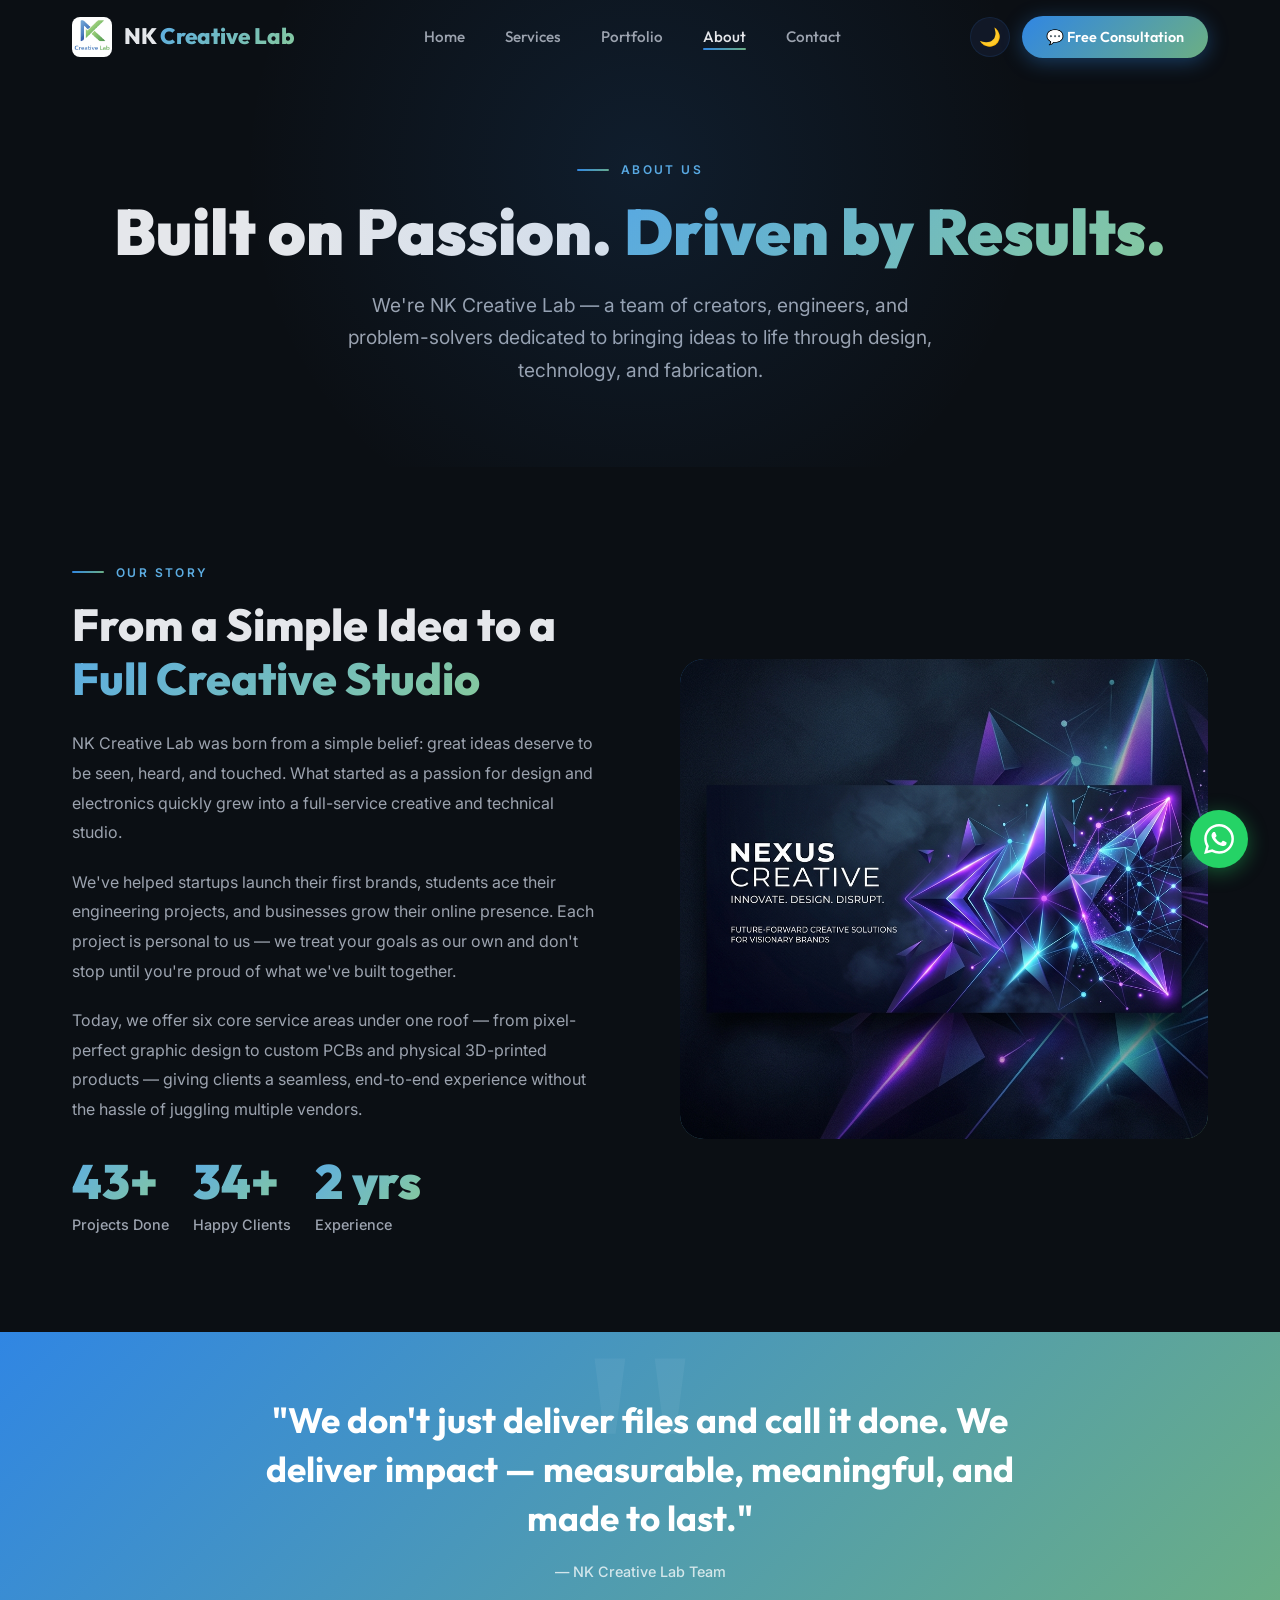
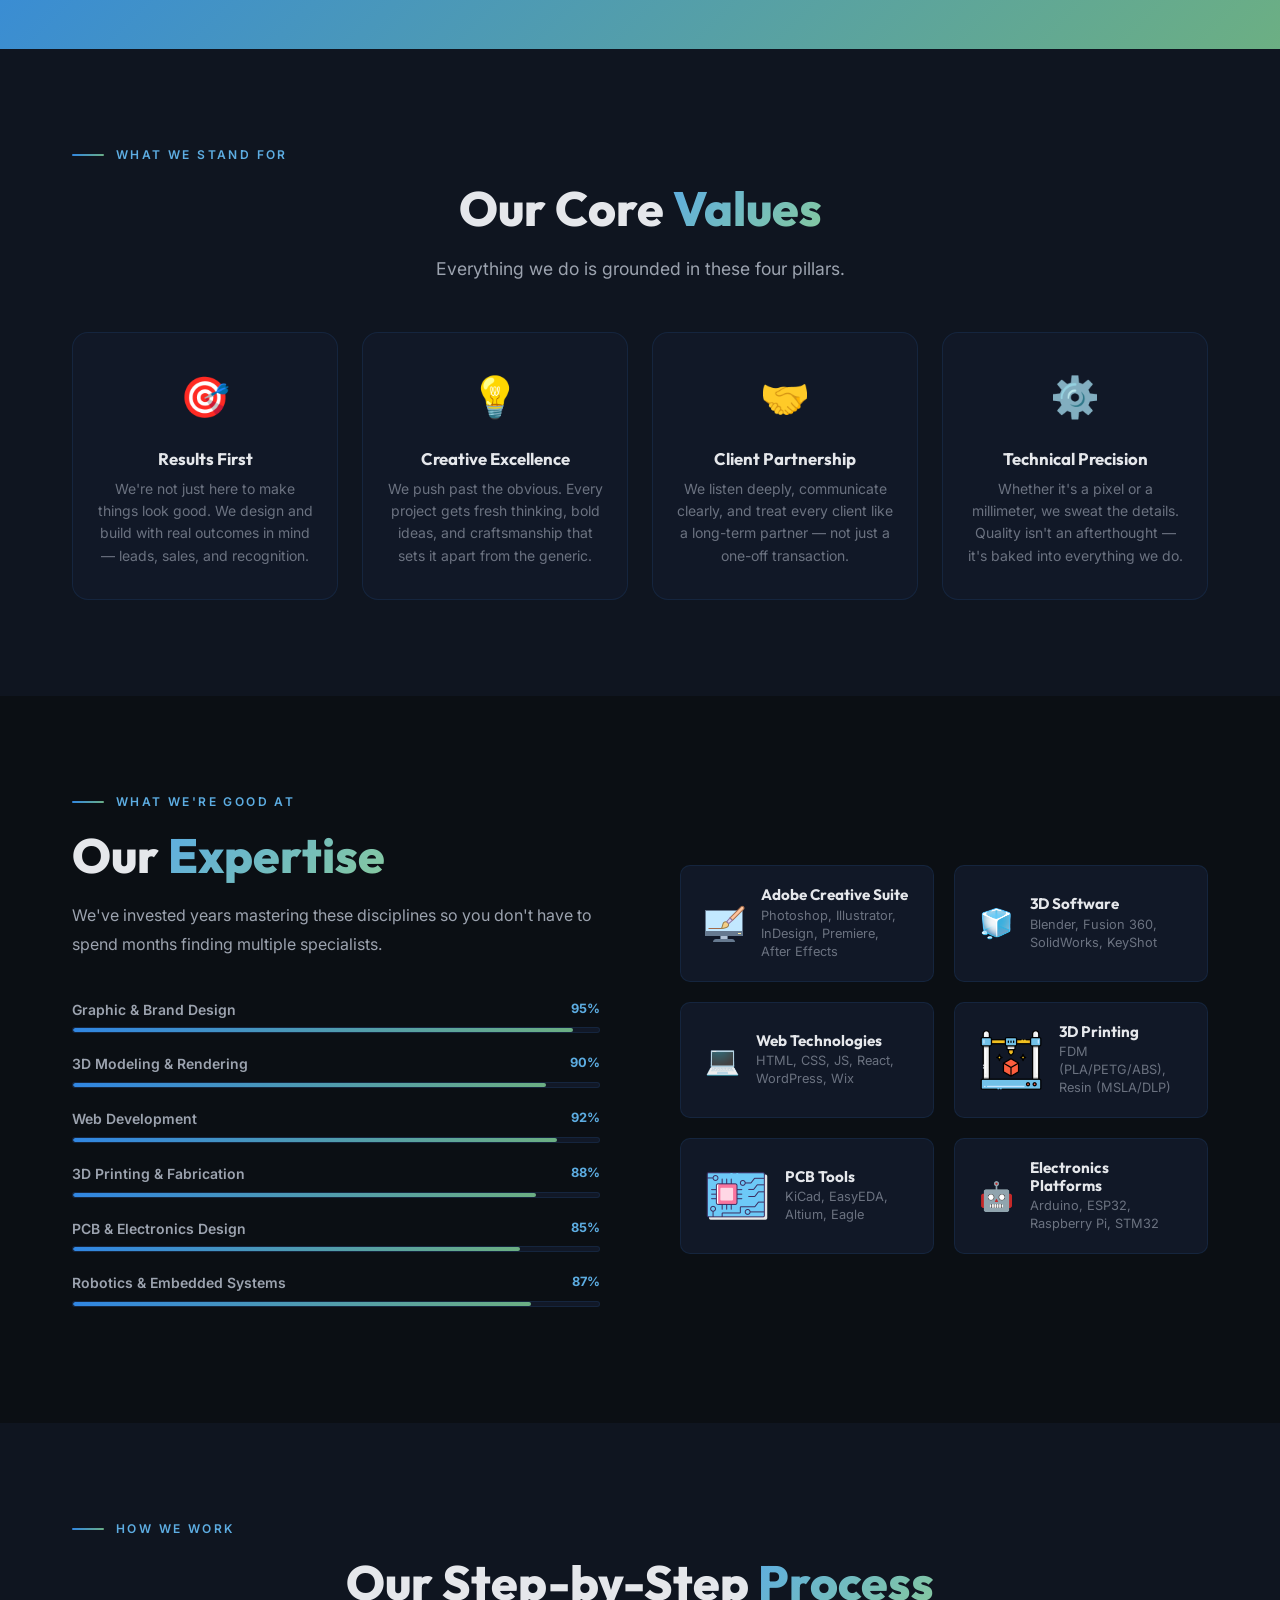
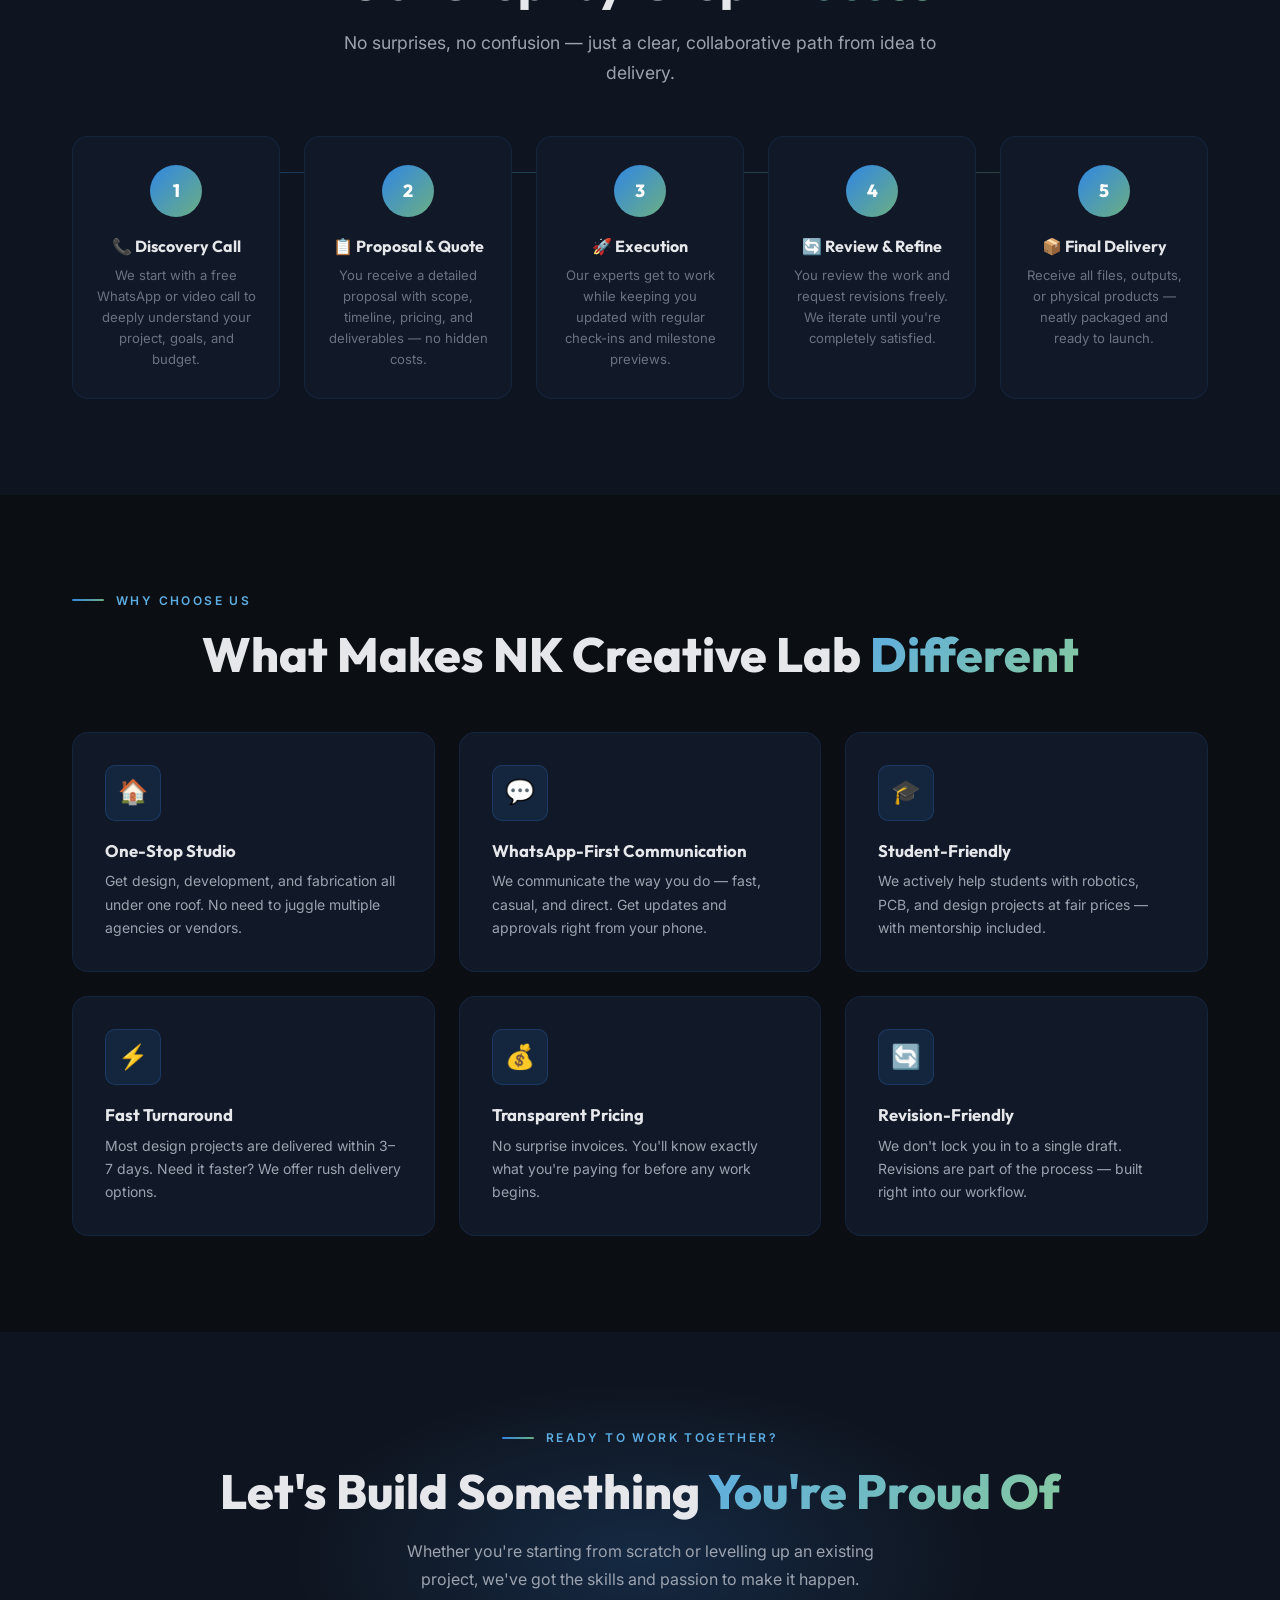
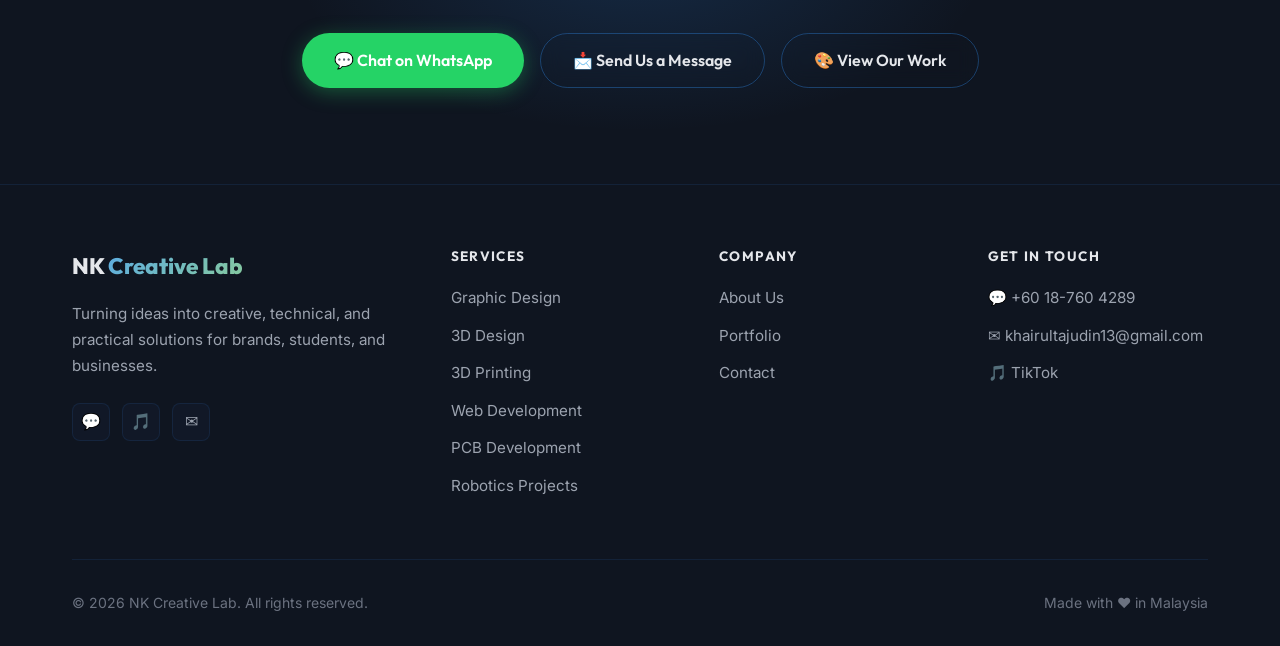
<file: about.html>
<!DOCTYPE html>
<html lang="en" data-theme="dark">
<head>
  <meta charset="UTF-8" />
  <meta name="viewport" content="width=device-width, initial-scale=1.0" />
  <title>About — NK Creative Lab | Our Story & Mission</title>
  <meta name="description" content="Learn about NK Creative Lab — a creative and technical agency helping brands, students, and businesses build solutions through design, technology, and fabrication." />
  <link rel="icon" href="data:image/svg+xml,<svg xmlns='http://www.w3.org/2000/svg' viewBox='0 0 100 100'><text y='.9em' font-size='90'>⚡</text></svg>" />
  <link rel="preconnect" href="https://fonts.googleapis.com" />
  <link href="https://fonts.googleapis.com/css2?family=Outfit:wght@300;400;500;600;700;800;900&family=Inter:wght@300;400;500;600&display=swap" rel="stylesheet" />
  <link rel="stylesheet" href="css/styles.css" />
  <link rel="stylesheet" href="css/animations.css" />
  <style>
    /* About Page */

    /* Story section */
    .story-grid {
      display: grid;
      grid-template-columns: 1fr 1fr;
      gap: 5rem;
      align-items: center;
    }

    .story-content .section-label { margin-bottom: 1rem; }

    .story-content h2 {
      font-size: clamp(2rem, 3.5vw, 2.8rem);
      font-weight: 800;
      line-height: 1.2;
      margin-bottom: 1.5rem;
    }

    .story-content p {
      color: var(--text-secondary);
      line-height: 1.85;
      margin-bottom: 1.25rem;
      font-size: 1rem;
    }

    .story-image {
      position: relative;
      border-radius: var(--radius-lg);
      overflow: hidden;
    }

    .story-image img {
      width: 100%;
      height: 480px;
      object-fit: cover;
      border-radius: var(--radius-lg);
    }

    .story-image::after {
      content: '';
      position: absolute;
      inset: -2px;
      border-radius: calc(var(--radius-lg) + 2px);
      background: var(--gradient);
      z-index: -1;
      opacity: 0.45;
    }

    .story-float-card {
      position: absolute;
      top: 2rem;
      left: -2rem;
      background: var(--bg-card);
      border: 1px solid var(--border);
      border-radius: var(--radius);
      padding: 1.25rem 1.5rem;
      backdrop-filter: blur(10px);
      min-width: 180px;
    }

    .story-float-card .big-num {
      font-family: var(--font-heading);
      font-size: 2.2rem;
      font-weight: 900;
      background: var(--gradient-text);
      -webkit-background-clip: text;
      -webkit-text-fill-color: transparent;
      background-clip: text;
      line-height: 1;
    }

    .story-float-card p {
      color: var(--text-secondary);
      font-size: 0.8rem;
      margin-top: 0.35rem;
    }

    /* Values */
    .values-grid {
      display: grid;
      grid-template-columns: repeat(4, 1fr);
      gap: 1.5rem;
    }

    .value-card {
      background: var(--bg-card);
      border: 1px solid var(--border);
      border-radius: var(--radius);
      padding: 2rem 1.5rem;
      text-align: center;
      transition: var(--transition);
      position: relative;
      overflow: hidden;
    }

    .value-card::before {
      content: '';
      position: absolute;
      bottom: 0;
      left: 0;
      right: 0;
      height: 3px;
      background: var(--gradient);
      transform: scaleX(0);
      transition: transform 0.4s ease;
      transform-origin: left;
    }

    .value-card:hover::before { transform: scaleX(1); }

    .value-card:hover {
      border-color: var(--border-hover);
      transform: translateY(-6px);
      box-shadow: var(--shadow-glow);
    }

    .value-icon {
      font-size: 2.5rem;
      margin-bottom: 1.25rem;
      display: block;
    }

    .value-card h3 {
      font-size: 1.05rem;
      font-weight: 700;
      margin-bottom: 0.6rem;
    }

    .value-card p {
      color: var(--text-muted);
      font-size: 0.875rem;
      line-height: 1.6;
    }

    /* Process */
    .process-section {
      background: var(--bg-secondary);
    }

    .process-grid {
      display: grid;
      grid-template-columns: repeat(5, 1fr);
      gap: 1.5rem;
      position: relative;
    }

    .process-grid::before {
      content: '';
      position: absolute;
      top: 36px;
      left: 10%;
      right: 10%;
      height: 1px;
      background: var(--gradient);
      opacity: 0.3;
      z-index: 0;
    }

    .process-card {
      background: var(--bg-card);
      border: 1px solid var(--border);
      border-radius: var(--radius);
      padding: 1.75rem 1.25rem;
      text-align: center;
      transition: var(--transition);
      position: relative;
      z-index: 1;
    }

    .process-card:hover {
      border-color: var(--border-hover);
      transform: translateY(-4px);
      box-shadow: var(--shadow-glow);
    }

    .process-num {
      width: 52px;
      height: 52px;
      border-radius: 50%;
      background: var(--gradient);
      display: flex;
      align-items: center;
      justify-content: center;
      font-family: var(--font-heading);
      font-weight: 800;
      font-size: 1.1rem;
      color: white;
      margin: 0 auto 1.25rem;
      position: relative;
    }

    .process-card h3 {
      font-size: 1rem;
      font-weight: 700;
      margin-bottom: 0.6rem;
    }

    .process-card p {
      color: var(--text-muted);
      font-size: 0.82rem;
      line-height: 1.6;
    }

    /* Team / expertise */
    .expertise-section { background: var(--bg-secondary); }

    .expertise-list {
      display: grid;
      grid-template-columns: 1fr 1fr;
      gap: 1.25rem;
    }

    .expertise-item {
      display: flex;
      align-items: center;
      gap: 1rem;
      padding: 1.25rem 1.5rem;
      background: var(--bg-card);
      border: 1px solid var(--border);
      border-radius: var(--radius-sm);
      transition: var(--transition);
    }

    .expertise-item:hover {
      border-color: var(--border-hover);
      background: var(--bg-card-hover);
    }

    .expertise-icon {
      font-size: 1.75rem;
      flex-shrink: 0;
    }

    .expertise-item h4 {
      font-size: 0.95rem;
      font-weight: 700;
      margin-bottom: 0.2rem;
    }

    .expertise-item p {
      font-size: 0.8rem;
      color: var(--text-muted);
      line-height: 1.4;
    }

    /* Skill bars */
    .skill-row {
      margin-bottom: 1.25rem;
    }

    .skill-header {
      display: flex;
      justify-content: space-between;
      margin-bottom: 0.4rem;
    }

    .skill-name {
      font-size: 0.875rem;
      font-weight: 600;
      color: var(--text-secondary);
    }

    .skill-pct {
      font-size: 0.8rem;
      color: var(--accent-light);
      font-weight: 700;
    }

    .skill-bar {
      height: 6px;
      background: var(--bg-card);
      border-radius: 6px;
      overflow: hidden;
      border: 1px solid var(--border);
    }

    .skill-fill {
      height: 100%;
      background: var(--gradient);
      border-radius: 6px;
      width: 0%;
      transition: width 1.5s cubic-bezier(0.4, 0, 0.2, 1);
    }

    .skill-fill.animated {
      /* Applied via JS */
    }

    /* Quote banner */
    .quote-banner {
      background: var(--gradient);
      padding: 4rem 0;
      text-align: center;
      position: relative;
      overflow: hidden;
    }

    .quote-banner::before {
      content: '"';
      position: absolute;
      top: -2rem;
      left: 50%;
      transform: translateX(-50%);
      font-size: 20rem;
      font-family: Georgia, serif;
      color: rgba(255,255,255,0.05);
      line-height: 1;
      pointer-events: none;
    }

    .quote-banner blockquote {
      font-family: var(--font-heading);
      font-size: clamp(1.4rem, 3vw, 2.2rem);
      font-weight: 700;
      color: white;
      max-width: 800px;
      margin: 0 auto 1rem;
      line-height: 1.4;
      position: relative;
    }

    .quote-banner cite {
      color: rgba(255,255,255,0.75);
      font-size: 0.9rem;
      font-style: normal;
      font-weight: 500;
    }

    /* CTA bottom */
    .about-cta {
      text-align: center;
      padding: 6rem 0;
      background: var(--bg-secondary);
      position: relative;
      overflow: hidden;
    }

    .about-cta::before {
      content: '';
      position: absolute;
      top: 50%;
      left: 50%;
      transform: translate(-50%, -50%);
      width: 700px;
      height: 350px;
      background: radial-gradient(ellipse, rgba(48,134,227,0.18) 0%, transparent 70%);
      pointer-events: none;
    }

    @media (max-width: 1024px) {
      .values-grid { grid-template-columns: repeat(2, 1fr); }
      .process-grid { grid-template-columns: repeat(3, 1fr); }
      .process-grid::before { display: none; }
    }

    @media (max-width: 768px) {
      .story-grid { grid-template-columns: 1fr; gap: 3rem; }
      .story-float-card { left: 1rem; }
      .values-grid { grid-template-columns: 1fr 1fr; }
      .process-grid { grid-template-columns: 1fr 1fr; }
      .expertise-list { grid-template-columns: 1fr; }
    }

    @media (max-width: 480px) {
      .values-grid { grid-template-columns: 1fr; }
      .process-grid { grid-template-columns: 1fr; }
    }
  </style>
</head>
<body>

  <!-- Navigation -->
  <nav class="navbar" id="navbar">
    <div class="navbar-inner">
      <a href="index.html" class="navbar-logo" id="site-logo">
        <img src="assets/images/logo.png" alt="NK Creative Lab logo" />
        <span class="logo-text">NK <span>Creative Lab</span></span>
      </a>
      <ul class="navbar-links">
        <li><a href="index.html" id="nav-home">Home</a></li>
        <li><a href="services.html" id="nav-services">Services</a></li>
        <li><a href="portfolio.html" id="nav-portfolio">Portfolio</a></li>
        <li><a href="about.html" id="nav-about">About</a></li>
        <li><a href="contact.html" id="nav-contact">Contact</a></li>
      </ul>
      <div class="navbar-right">
        <button class="theme-toggle" id="theme-toggle" aria-label="Toggle colour theme">
          <span class="t-icon icon-moon">🌙</span>
          <span class="t-icon icon-sun">☀️</span>
        </button>
        <a href="https://api.whatsapp.com/send/?phone=60187604289" class="btn btn-primary navbar-cta" id="nav-cta" target="_blank" rel="noopener">💬 Free Consultation</a>
        <button class="hamburger" id="hamburger" aria-label="Open mobile menu">
          <span></span><span></span><span></span>
        </button>
      </div>
    </div>
  </nav>

  <div class="mobile-menu" id="mobile-menu">
    <a href="index.html">Home</a>
    <a href="services.html">Services</a>
    <a href="portfolio.html">Portfolio</a>
    <a href="about.html">About</a>
    <a href="contact.html">Contact</a>
    <a href="https://api.whatsapp.com/send/?phone=60187604289" class="btn btn-primary" target="_blank" rel="noopener">💬 Get Free Consultation</a>
  </div>

  <!-- Page Hero -->
  <div class="page-hero">
    <div class="container">
      <div class="section-label" style="justify-content:center;">About US</div>
      <h1>Built on Passion. <span class="gradient-text">Driven by Results.</span></h1>
      <p>We're NK Creative Lab — a team of creators, engineers, and problem-solvers dedicated to bringing ideas to life through design, technology, and fabrication.</p>
    </div>
  </div>

  <main>

    <!-- Our Story -->
    <section class="section" id="our-story">
      <div class="container">
        <div class="story-grid">
          <div class="story-content reveal-left">
            <div class="section-label">Our Story</div>
            <h2>From a Simple Idea to a <span class="gradient-text">Full Creative Studio</span></h2>
            <p>NK Creative Lab was born from a simple belief: great ideas deserve to be seen, heard, and touched. What started as a passion for design and electronics quickly grew into a full-service creative and technical studio.</p>
            <p>We've helped startups launch their first brands, students ace their engineering projects, and businesses grow their online presence. Each project is personal to us — we treat your goals as our own and don't stop until you're proud of what we've built together.</p>
            <p>Today, we offer six core service areas under one roof — from pixel-perfect graphic design to custom PCBs and physical 3D-printed products — giving clients a seamless, end-to-end experience without the hassle of juggling multiple vendors.</p>
            <div style="display:flex;gap:1.5rem;flex-wrap:wrap;margin-top:2rem;">
              <div>
                <div class="stat-number counter-up" data-target="50" data-suffix="+">0</div>
                <div class="stat-label">Projects Done</div>
              </div>
              <div>
                <div class="stat-number counter-up" data-target="40" data-suffix="+">0</div>
                <div class="stat-label">Happy Clients</div>
              </div>
              <div>
                <div class="stat-number counter-up" data-target="3" data-suffix=" yrs">0</div>
                <div class="stat-label">Experience</div>
              </div>
            </div>
          </div>
          
          <div class="story-image reveal-right">
            <img src="assets/images/hero_bg.png" alt="NK Creative Lab workspace and team" />
            <!--
            <div class="story-float-card float">
              <div class="big-num">98%</div>
              <p>Client Satisfaction Rate</p>
            </div>
            -->
          </div>
          
        </div>
      </div>
    </section>

    <!-- Quote Banner -->
    <div class="quote-banner" aria-label="Our mission statement">
      <div class="container">
        <blockquote>"We don't just deliver files and call it done. We deliver impact — measurable, meaningful, and made to last."</blockquote>
        <cite>— NK Creative Lab Team</cite>
      </div>
    </div>

    <!-- Our Values -->
    <section class="section" id="our-values" style="background:var(--bg-secondary);">
      <div class="container">
        <div class="reveal text-center">
          <div class="section-label">What We Stand For</div>
          <h2 class="section-title">Our Core <span class="gradient-text">Values</span></h2>
          <p class="section-subtitle" style="margin:0 auto 3rem;">Everything we do is grounded in these four pillars.</p>
        </div>
        <div class="values-grid">
          <div class="value-card reveal reveal-delay-1" id="val-1">
            <span class="value-icon">🎯</span>
            <h3>Results First</h3>
            <p>We're not just here to make things look good. We design and build with real outcomes in mind — leads, sales, and recognition.</p>
          </div>
          <div class="value-card reveal reveal-delay-2" id="val-2">
            <span class="value-icon">💡</span>
            <h3>Creative Excellence</h3>
            <p>We push past the obvious. Every project gets fresh thinking, bold ideas, and craftsmanship that sets it apart from the generic.</p>
          </div>
          <div class="value-card reveal reveal-delay-3" id="val-3">
            <span class="value-icon">🤝</span>
            <h3>Client Partnership</h3>
            <p>We listen deeply, communicate clearly, and treat every client like a long-term partner — not just a one-off transaction.</p>
          </div>
          <div class="value-card reveal reveal-delay-4" id="val-4">
            <span class="value-icon">⚙️</span>
            <h3>Technical Precision</h3>
            <p>Whether it's a pixel or a millimeter, we sweat the details. Quality isn't an afterthought — it's baked into everything we do.</p>
          </div>
        </div>
      </div>
    </section>

    <!-- Expertise & Skills -->
    <section class="section" id="expertise">
      <div class="container">
        <div class="grid-2" style="gap:5rem;align-items:center;">
          <div class="reveal-left">
            <div class="section-label">What We're Good At</div>
            <h2 class="section-title">Our <span class="gradient-text">Expertise</span></h2>
            <p style="color:var(--text-secondary);margin-bottom:2.5rem;line-height:1.8;">We've invested years mastering these disciplines so you don't have to spend months finding multiple specialists.</p>

            <div class="skill-row" id="skill-1">
              <div class="skill-header">
                <span class="skill-name"> Graphic &amp; Brand Design</span>
                <span class="skill-pct">95%</span>
              </div>
              <div class="skill-bar"><div class="skill-fill" data-width="95"></div></div>
            </div>

            <div class="skill-row" id="skill-2">
              <div class="skill-header">
                <span class="skill-name">3D Modeling &amp; Rendering</span>
                <span class="skill-pct">90%</span>
              </div>
              <div class="skill-bar"><div class="skill-fill" data-width="90"></div></div>
            </div>

            <div class="skill-row" id="skill-3">
              <div class="skill-header">
                <span class="skill-name">Web Development</span>
                <span class="skill-pct">92%</span>
              </div>
              <div class="skill-bar"><div class="skill-fill" data-width="92"></div></div>
            </div>

            <div class="skill-row" id="skill-4">
              <div class="skill-header">
                <span class="skill-name">3D Printing &amp; Fabrication</span>
                <span class="skill-pct">88%</span>
              </div>
              <div class="skill-bar"><div class="skill-fill" data-width="88"></div></div>
            </div>

            <div class="skill-row" id="skill-5">
              <div class="skill-header">
                <span class="skill-name">PCB &amp; Electronics Design</span>
                <span class="skill-pct">85%</span>
              </div>
              <div class="skill-bar"><div class="skill-fill" data-width="85"></div></div>
            </div>

            <div class="skill-row" id="skill-6">
              <div class="skill-header">
                <span class="skill-name">Robotics &amp; Embedded Systems</span>
                <span class="skill-pct">87%</span>
              </div>
              <div class="skill-bar"><div class="skill-fill" data-width="87"></div></div>
            </div>
          </div>

          <div class="reveal-right">
            <div class="expertise-list">
              <div class="expertise-item" id="exp-1">
                <span class="expertise-icon"><img src="assets/images/graphic_design.png"></span>
                <div>
                  <h4>Adobe Creative Suite</h4>
                  <p>Photoshop, Illustrator, InDesign, Premiere, After Effects</p>
                </div>
              </div>
              <div class="expertise-item" id="exp-2">
                <span class="expertise-icon">🧊</span>
                <div>
                  <h4>3D Software</h4>
                  <p>Blender, Fusion 360, SolidWorks, KeyShot</p>
                </div>
              </div>
              <div class="expertise-item" id="exp-3">
                <span class="expertise-icon">💻</span>
                <div>
                  <h4>Web Technologies</h4>
                  <p>HTML, CSS, JS, React, WordPress, Wix</p>
                </div>
              </div>
              <div class="expertise-item" id="exp-4">
                <span class="expertise-icon"><img src="assets/images/3d-printing.png" alt="3D Printing"></span>
                <div>
                  <h4>3D Printing</h4>
                  <p>FDM (PLA/PETG/ABS), Resin (MSLA/DLP)</p>
                </div>
              </div>
              <div class="expertise-item" id="exp-5">
                <span class="expertise-icon"><img src="assets/images/pcb.png" alt="PCB Design"></span>
                <div>
                  <h4>PCB Tools</h4>
                  <p>KiCad, EasyEDA, Altium, Eagle</p>
                </div>
              </div>
              <div class="expertise-item" id="exp-6">
                <span class="expertise-icon">🤖</span>
                <div>
                  <h4>Electronics Platforms</h4>
                  <p>Arduino, ESP32, Raspberry Pi, STM32</p>
                </div>
              </div>
            </div>
          </div>
        </div>
      </div>
    </section>

    <!-- Our Process -->
    <section class="section process-section" id="our-process">
      <div class="container">
        <div class="reveal text-center">
          <div class="section-label">How We Work</div>
          <h2 class="section-title">Our Step-by-Step <span class="gradient-text">Process</span></h2>
          <p class="section-subtitle" style="margin:0 auto 3rem;">No surprises, no confusion — just a clear, collaborative path from idea to delivery.</p>
        </div>
        <div class="process-grid">
          <div class="process-card reveal reveal-delay-1" id="pc-1">
            <div class="process-num">1</div>
            <h3>📞 Discovery Call</h3>
            <p>We start with a free WhatsApp or video call to deeply understand your project, goals, and budget.</p>
          </div>
          <div class="process-card reveal reveal-delay-2" id="pc-2">
            <div class="process-num">2</div>
            <h3>📋 Proposal & Quote</h3>
            <p>You receive a detailed proposal with scope, timeline, pricing, and deliverables — no hidden costs.</p>
          </div>
          <div class="process-card reveal reveal-delay-3" id="pc-3">
            <div class="process-num">3</div>
            <h3>🚀 Execution</h3>
            <p>Our experts get to work while keeping you updated with regular check-ins and milestone previews.</p>
          </div>
          <div class="process-card reveal reveal-delay-4" id="pc-4">
            <div class="process-num">4</div>
            <h3>🔄 Review & Refine</h3>
            <p>You review the work and request revisions freely. We iterate until you're completely satisfied.</p>
          </div>
          <div class="process-card reveal reveal-delay-5" id="pc-5">
            <div class="process-num">5</div>
            <h3>📦 Final Delivery</h3>
            <p>Receive all files, outputs, or physical products — neatly packaged and ready to launch.</p>
          </div>
        </div>
      </div>
    </section>

    <!-- Why Choose Us (clients) -->
    <section class="section" id="why-clients">
      <div class="container">
        <div class="reveal text-center">
          <div class="section-label">Why Choose Us</div>
          <h2 class="section-title">What Makes NK Creative Lab <span class="gradient-text">Different</span></h2>
        </div>
        <div class="grid-3 mt-lg" style="gap:1.5rem;">
          <div class="card reveal reveal-delay-1" id="diff-1">
            <div class="icon-box">🏠</div>
            <h3 style="font-size:1.05rem;margin-bottom:0.6rem;">One-Stop Studio</h3>
            <p style="color:var(--text-secondary);font-size:0.875rem;line-height:1.65;">Get design, development, and fabrication all under one roof. No need to juggle multiple agencies or vendors.</p>
          </div>
          <div class="card reveal reveal-delay-2" id="diff-2">
            <div class="icon-box">💬</div>
            <h3 style="font-size:1.05rem;margin-bottom:0.6rem;">WhatsApp-First Communication</h3>
            <p style="color:var(--text-secondary);font-size:0.875rem;line-height:1.65;">We communicate the way you do — fast, casual, and direct. Get updates and approvals right from your phone.</p>
          </div>
          <div class="card reveal reveal-delay-3" id="diff-3">
            <div class="icon-box">🎓</div>
            <h3 style="font-size:1.05rem;margin-bottom:0.6rem;">Student-Friendly</h3>
            <p style="color:var(--text-secondary);font-size:0.875rem;line-height:1.65;">We actively help students with robotics, PCB, and design projects at fair prices — with mentorship included.</p>
          </div>
          <div class="card reveal reveal-delay-4" id="diff-4">
            <div class="icon-box">⚡</div>
            <h3 style="font-size:1.05rem;margin-bottom:0.6rem;">Fast Turnaround</h3>
            <p style="color:var(--text-secondary);font-size:0.875rem;line-height:1.65;">Most design projects are delivered within 3–7 days. Need it faster? We offer rush delivery options.</p>
          </div>
          <div class="card reveal reveal-delay-5" id="diff-5">
            <div class="icon-box">💰</div>
            <h3 style="font-size:1.05rem;margin-bottom:0.6rem;">Transparent Pricing</h3>
            <p style="color:var(--text-secondary);font-size:0.875rem;line-height:1.65;">No surprise invoices. You'll know exactly what you're paying for before any work begins.</p>
          </div>
          <div class="card reveal reveal-delay-6" id="diff-6">
            <div class="icon-box">🔄</div>
            <h3 style="font-size:1.05rem;margin-bottom:0.6rem;">Revision-Friendly</h3>
            <p style="color:var(--text-secondary);font-size:0.875rem;line-height:1.65;">We don't lock you in to a single draft. Revisions are part of the process — built right into our workflow.</p>
          </div>
        </div>
      </div>
    </section>

    <!-- CTA -->
    <div class="about-cta">
      <div class="container reveal">
        <div class="section-label" style="justify-content:center;">Ready to Work Together?</div>
        <h2 class="section-title">Let's Build Something <span class="gradient-text">You're Proud Of</span></h2>
        <p style="color:var(--text-secondary);max-width:520px;margin:0 auto 2.5rem;line-height:1.75;">Whether you're starting from scratch or levelling up an existing project, we've got the skills and passion to make it happen.</p>
        <div style="display:flex;gap:1rem;justify-content:center;flex-wrap:wrap;">
          <a href="https://api.whatsapp.com/send/?phone=60187604289&text=Hi%20NK%20Creative%20Lab%2C%20I'd%20like%20to%20start%20a%20project" class="btn btn-primary" id="about-cta-wa" target="_blank" rel="noopener" style="background:#25D366;box-shadow:0 4px 20px rgba(37,211,102,0.35);">
            💬 Chat on WhatsApp
          </a>
          <a href="contact.html" class="btn btn-secondary" id="about-cta-contact">📩 Send Us a Message</a>
          <a href="portfolio.html" class="btn btn-secondary" id="about-cta-portfolio">🎨 View Our Work</a>
        </div>
      </div>
    </div>

  </main>

  <!-- Footer -->
  <footer class="footer" id="footer">
    <div class="container">
      <div class="footer-grid">
        <div class="footer-brand">
          <div class="logo-text">NK <span>Creative Lab</span></div>
          <p>Turning ideas into creative, technical, and practical solutions for brands, students, and businesses.</p>
          <div class="footer-social">
            <a href="https://api.whatsapp.com/send/?phone=60187604289" target="_blank" rel="noopener" aria-label="WhatsApp">💬</a>
            <a href="https://www.tiktok.com/@khairultajudin141" target="_blank" rel="noopener" aria-label="TikTok">🎵</a>
            <a href="mailto:khairultajudin13@gmail.com" aria-label="Email">✉</a>
          </div>
        </div>
        <div class="footer-col">
          <h4>Services</h4>
          <ul>
            <li><a href="services.html#graphic-design">Graphic Design</a></li>
            <li><a href="services.html#3d-design">3D Design</a></li>
            <li><a href="services.html#3d-printing">3D Printing</a></li>
            <li><a href="services.html#web-dev">Web Development</a></li>
            <li><a href="services.html#pcb">PCB Development</a></li>
            <li><a href="services.html#robotics">Robotics Projects</a></li>
          </ul>
        </div>
        <div class="footer-col">
          <h4>Company</h4>
          <ul>
            <li><a href="about.html">About Us</a></li>
            <li><a href="portfolio.html">Portfolio</a></li>
            <li><a href="contact.html">Contact</a></li>
          </ul>
        </div>
        <div class="footer-col">
          <h4>Get in Touch</h4>
          <ul>
            <li><a href="https://api.whatsapp.com/send/?phone=60187604289" target="_blank" rel="noopener">💬 +60 18-760 4289</a></li>
            <li><a href="mailto:khairultajudin13@gmail.com">✉ khairultajudin13@gmail.com</a></li>
            <li><a href="https://www.tiktok.com/@khairultajudin141" target="_blank" rel="noopener">🎵 TikTok</a></li>
          </ul>
        </div>
      </div>
      <div class="footer-bottom">
        <p>© 2026 NK Creative Lab. All rights reserved.</p>
        <p>Made with ❤️ in Malaysia</p>
      </div>
    </div>
  </footer>

  <a href="https://api.whatsapp.com/send/?phone=60187604289" class="whatsapp-float" id="whatsapp-float" target="_blank" rel="noopener" aria-label="Chat on WhatsApp">
    <svg viewBox="0 0 24 24"><path d="M17.472 14.382c-.297-.149-1.758-.867-2.03-.967-.273-.099-.471-.148-.67.15-.197.297-.767.966-.94 1.164-.173.199-.347.223-.644.075-.297-.15-1.255-.463-2.39-1.475-.883-.788-1.48-1.761-1.653-2.059-.173-.297-.018-.458.13-.606.134-.133.298-.347.446-.52.149-.174.198-.298.298-.497.099-.198.05-.371-.025-.52-.075-.149-.669-1.612-.916-2.207-.242-.579-.487-.5-.669-.51-.173-.008-.371-.01-.57-.01-.198 0-.52.074-.792.372-.272.297-1.04 1.016-1.04 2.479 0 1.462 1.065 2.875 1.213 3.074.149.198 2.096 3.2 5.077 4.487.709.306 1.262.489 1.694.625.712.227 1.36.195 1.871.118.571-.085 1.758-.719 2.006-1.413.248-.694.248-1.289.173-1.413-.074-.124-.272-.198-.57-.347m-5.421 7.403h-.004a9.87 9.87 0 01-5.031-1.378l-.361-.214-3.741.982.998-3.648-.235-.374a9.86 9.86 0 01-1.51-5.26c.001-5.45 4.436-9.884 9.888-9.884 2.64 0 5.122 1.03 6.988 2.898a9.825 9.825 0 012.893 6.994c-.003 5.45-4.437 9.884-9.885 9.884m8.413-18.297A11.815 11.815 0 0012.05 0C5.495 0 .16 5.335.157 11.892c0 2.096.547 4.142 1.588 5.945L.057 24l6.305-1.654a11.882 11.882 0 005.683 1.448h.005c6.554 0 11.89-5.335 11.893-11.893a11.821 11.821 0 00-3.48-8.413Z"/></svg>
  </a>

  <script src="js/main.js"></script>
  <script src="js/animations.js"></script>
  <script>
    // Animate skill bars on scroll
    const skillObserver = new IntersectionObserver((entries) => {
      entries.forEach(entry => {
        if (entry.isIntersecting) {
          entry.target.querySelectorAll('.skill-fill').forEach(fill => {
            const width = fill.dataset.width;
            setTimeout(() => { fill.style.width = width + '%'; }, 200);
          });
          skillObserver.unobserve(entry.target);
        }
      });
    }, { threshold: 0.3 });

    document.querySelectorAll('.skill-row').forEach(el => skillObserver.observe(el));
  </script>
</body>
</html>
</file>
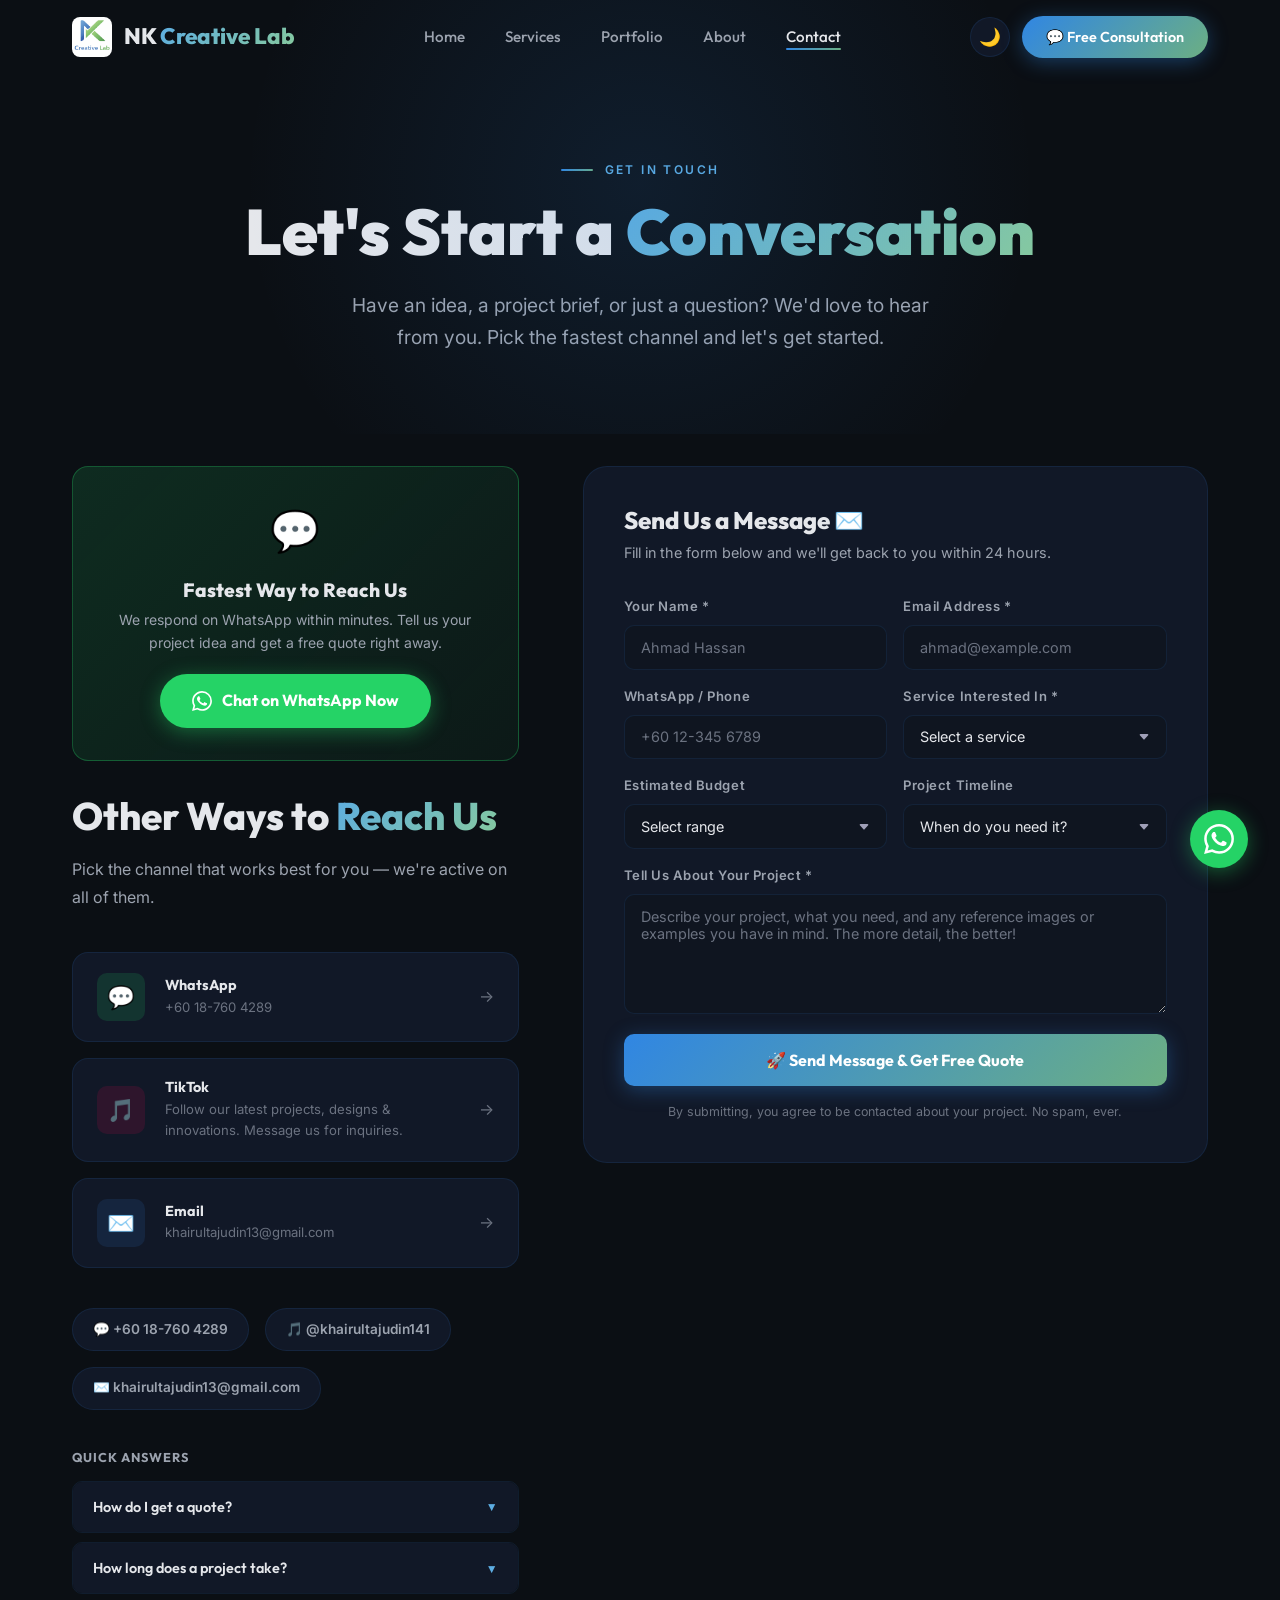
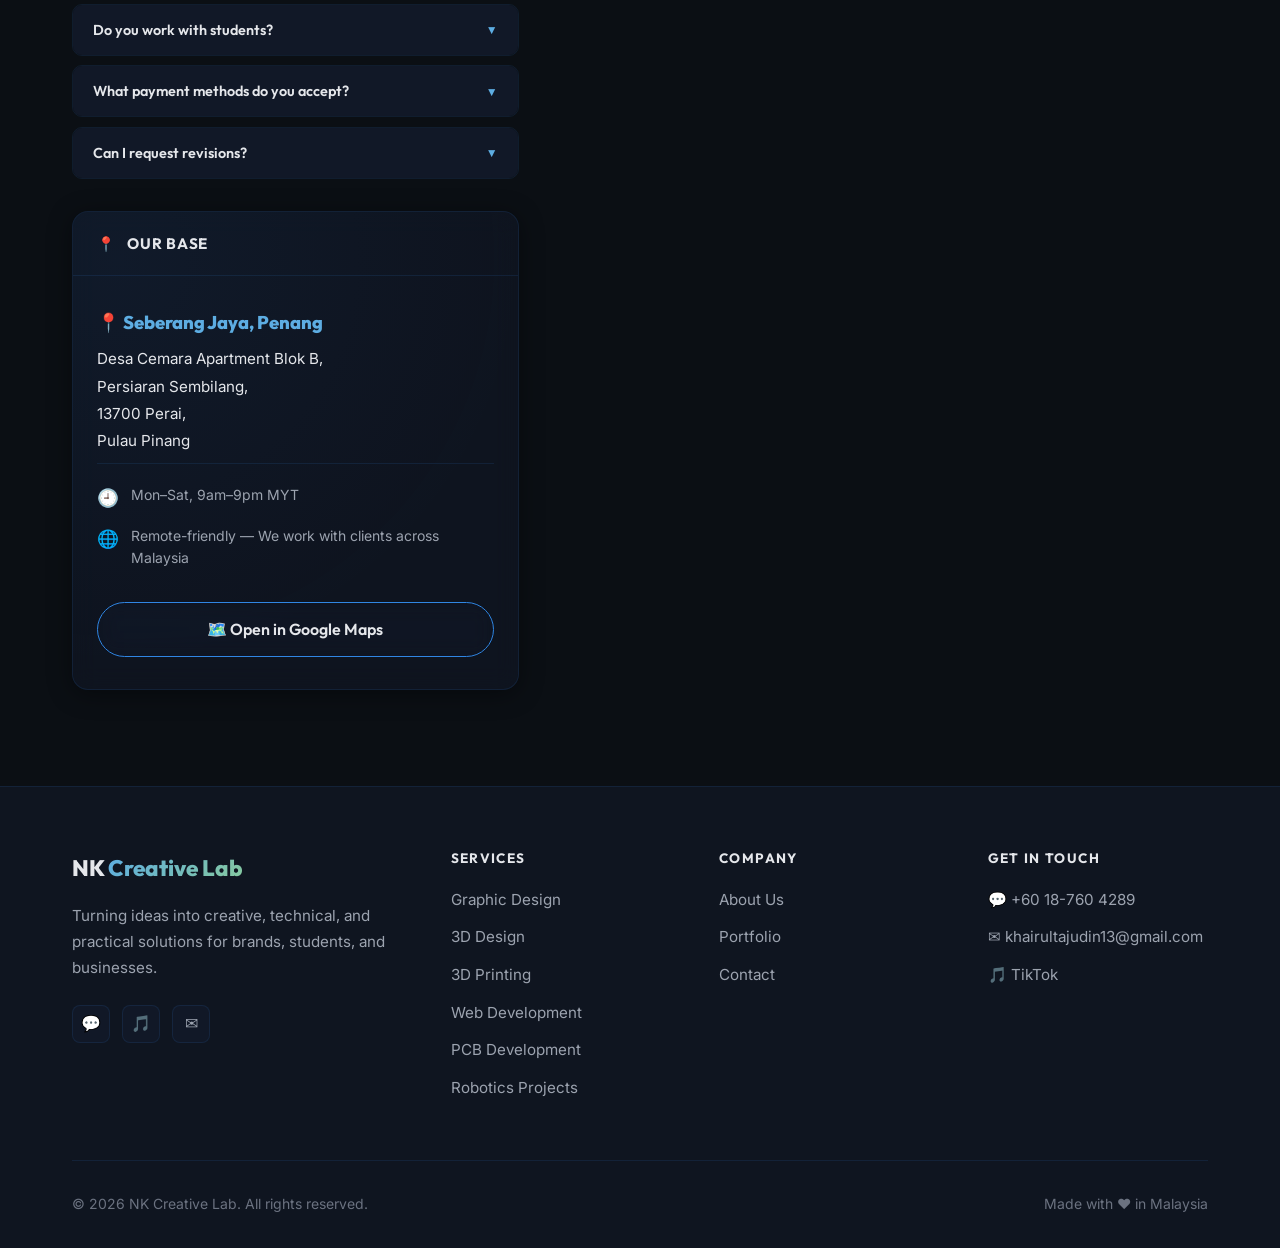
<file: contact.html>
<!DOCTYPE html>
<html lang="en" data-theme="dark">
<head>
  <meta charset="UTF-8" />
  <meta name="viewport" content="width=device-width, initial-scale=1.0" />
  <title>Contact — NK Creative Lab | Get in Touch</title>
  <meta name="description" content="Contact NK Creative Lab via WhatsApp, email, or our contact form. Get a free consultation for design, 3D printing, web development, PCB, or robotics projects." />
  <link rel="icon" href="data:image/svg+xml,<svg xmlns='http://www.w3.org/2000/svg' viewBox='0 0 100 100'><text y='.9em' font-size='90'>⚡</text></svg>" />
  <link rel="preconnect" href="https://fonts.googleapis.com" />
  <link href="https://fonts.googleapis.com/css2?family=Outfit:wght@300;400;500;600;700;800;900&family=Inter:wght@300;400;500;600&display=swap" rel="stylesheet" />
  <link rel="stylesheet" href="css/styles.css" />
  <link rel="stylesheet" href="css/animations.css" />
  <style>
    /* Contact Page */

    .contact-layout {
      display: grid;
      grid-template-columns: 1fr 1.4fr;
      gap: 4rem;
      align-items: start;
    }

    /* Left — Contact Info */
    .contact-info h2 {
      font-size: clamp(1.75rem, 3vw, 2.5rem);
      font-weight: 800;
      margin-bottom: 1rem;
      line-height: 1.2;
    }

    .contact-info .lead {
      color: var(--text-secondary);
      line-height: 1.8;
      margin-bottom: 2.5rem;
    }

    /* Quick contact channels */
    .contact-channels {
      display: flex;
      flex-direction: column;
      gap: 1rem;
      margin-bottom: 2.5rem;
    }

    .contact-channel {
      display: flex;
      align-items: center;
      gap: 1.25rem;
      padding: 1.25rem 1.5rem;
      background: var(--bg-card);
      border: 1px solid var(--border);
      border-radius: var(--radius);
      text-decoration: none;
      color: inherit;
      transition: var(--transition);
    }

    .contact-channel:hover {
      border-color: var(--border-hover);
      background: var(--bg-card-hover);
      transform: translateX(4px);
    }

    .channel-icon {
      width: 48px;
      height: 48px;
      border-radius: var(--radius-sm);
      display: flex;
      align-items: center;
      justify-content: center;
      font-size: 1.4rem;
      flex-shrink: 0;
    }

    .channel-icon.wa { background: rgba(37,211,102,0.15); }
    .channel-icon.tk { background: rgba(255,0,80,0.12); }
    .channel-icon.em { background: rgba(48,134,227,0.12); }

    .channel-info h4 {
      font-size: 0.9rem;
      font-weight: 700;
      margin-bottom: 0.2rem;
    }

    .channel-info p {
      font-size: 0.82rem;
      color: var(--text-muted);
    }

    .channel-arrow {
      margin-left: auto;
      color: var(--text-muted);
      font-size: 1rem;
      transition: var(--transition);
    }

    .contact-channel:hover .channel-arrow {
      color: var(--accent-light);
      transform: translateX(4px);
    }

    /* FAQ Accordion */
    .faq-section { margin-top: 2.5rem; }

    .faq-section h3 {
      font-size: 1rem;
      font-weight: 700;
      margin-bottom: 1rem;
      color: var(--text-secondary);
      text-transform: uppercase;
      letter-spacing: 0.08em;
      font-size: 0.8rem;
    }

    .faq-item {
      border: 1px solid var(--border);
      border-radius: var(--radius-sm);
      margin-bottom: 0.6rem;
      overflow: hidden;
      transition: var(--transition);
    }

    .faq-item.open {
      border-color: var(--border-hover);
    }

    .faq-q {
      width: 100%;
      text-align: left;
      padding: 1rem 1.25rem;
      background: var(--bg-card);
      color: var(--text-primary);
      font-family: var(--font-heading);
      font-size: 0.9rem;
      font-weight: 600;
      cursor: pointer;
      display: flex;
      align-items: center;
      justify-content: space-between;
      gap: 1rem;
      border: none;
      transition: var(--transition);
    }

    .faq-q:hover { background: var(--bg-card-hover); }

    .faq-chevron {
      transition: transform 0.3s ease;
      font-size: 0.75rem;
      flex-shrink: 0;
      color: var(--accent-light);
    }

    .faq-item.open .faq-chevron {
      transform: rotate(180deg);
    }

    .faq-a {
      max-height: 0;
      overflow: hidden;
      transition: max-height 0.35s ease, padding 0.35s ease;
      background: var(--bg-card);
      padding: 0 1.25rem;
    }

    .faq-item.open .faq-a {
      max-height: 200px;
      padding: 0 1.25rem 1rem;
    }

    .faq-a p {
      color: var(--text-secondary);
      font-size: 0.875rem;
      line-height: 1.7;
    }

    /* Right — Contact Form */
    .contact-form-card {
      background: var(--bg-card);
      border: 1px solid var(--border);
      border-radius: var(--radius-lg);
      padding: 2.5rem;
      position: sticky;
      top: 100px;
    }

    .form-header {
      margin-bottom: 2rem;
    }

    .form-header h3 {
      font-size: 1.5rem;
      font-weight: 800;
      margin-bottom: 0.4rem;
    }

    .form-header p {
      color: var(--text-secondary);
      font-size: 0.9rem;
    }

    .form-grid {
      display: grid;
      grid-template-columns: 1fr 1fr;
      gap: 1rem;
    }

    .form-group {
      display: flex;
      flex-direction: column;
      gap: 0.5rem;
    }

    .form-group.full { grid-column: span 2; }

    .form-group label {
      font-size: 0.82rem;
      font-weight: 600;
      color: var(--text-secondary);
      letter-spacing: 0.04em;
    }

    .form-group input,
    .form-group select,
    .form-group textarea {
      background: var(--bg-secondary);
      border: 1px solid var(--border);
      border-radius: var(--radius-sm);
      padding: 0.8rem 1rem;
      color: var(--text-primary);
      font-family: var(--font-body);
      font-size: 0.9rem;
      transition: var(--transition);
      outline: none;
      width: 100%;
    }

    .form-group select {
      appearance: none;
      background-image: url("data:image/svg+xml,%3Csvg xmlns='http://www.w3.org/2000/svg' width='12' height='12' fill='%23A0A0B8' viewBox='0 0 16 16'%3E%3Cpath d='M7.247 11.14 2.451 5.658C1.885 5.013 2.345 4 3.204 4h9.592a1 1 0 0 1 .753 1.659l-4.796 5.48a1 1 0 0 1-1.506 0z'/%3E%3C/svg%3E");
      background-repeat: no-repeat;
      background-position: right 1rem center;
      padding-right: 2.5rem;
      cursor: pointer;
    }

    .form-group input:focus,
    .form-group select:focus,
    .form-group textarea:focus {
      border-color: var(--accent);
      box-shadow: 0 0 0 3px rgba(48,134,227,0.12);
    }

    .form-group input::placeholder,
    .form-group textarea::placeholder {
      color: var(--text-muted);
    }

    .form-group textarea {
      resize: vertical;
      min-height: 120px;
    }

    .form-group select option {
      background: var(--bg-secondary);
      color: var(--text-primary);
    }

    .form-submit {
      width: 100%;
      padding: 1rem;
      margin-top: 1.25rem;
      font-size: 1rem;
      font-family: var(--font-heading);
      font-weight: 700;
      border-radius: var(--radius-sm);
      background: var(--gradient);
      color: white;
      border: none;
      cursor: pointer;
      transition: var(--transition);
      box-shadow: 0 4px 20px rgba(48,134,227,0.35);
    }

    .form-submit:hover {
      background: var(--gradient-hover);
      box-shadow: 0 8px 32px rgba(48,134,227,0.45);
      transform: translateY(-2px);
    }

    .form-submit:active { transform: translateY(0); }

    .form-note {
      text-align: center;
      color: var(--text-muted);
      font-size: 0.78rem;
      margin-top: 1rem;
    }

    /* Success message */
    .form-success {
      display: none;
      text-align: center;
      padding: 2rem;
    }

    .form-success .success-icon {
      font-size: 3rem;
      margin-bottom: 1rem;
      display: block;
    }

    .form-success h4 {
      font-size: 1.3rem;
      font-weight: 800;
      margin-bottom: 0.5rem;
    }

    .form-success p {
      color: var(--text-secondary);
      font-size: 0.9rem;
      line-height: 1.65;
    }

    /* WhatsApp big CTA */
    .wa-cta-box {
      background: linear-gradient(135deg, rgba(37,211,102,0.15), rgba(37,211,102,0.05));
      border: 1px solid rgba(37,211,102,0.3);
      border-radius: var(--radius);
      padding: 2rem;
      text-align: center;
      margin-bottom: 2rem;
    }

    .wa-cta-box .wa-icon {
      font-size: 2.5rem;
      margin-bottom: 1rem;
      display: block;
    }

    .wa-cta-box h3 {
      font-size: 1.2rem;
      font-weight: 800;
      margin-bottom: 0.5rem;
    }

    .wa-cta-box p {
      color: var(--text-secondary);
      font-size: 0.875rem;
      margin-bottom: 1.25rem;
      line-height: 1.6;
    }

    .btn-wa-big {
      display: inline-flex;
      align-items: center;
      gap: 0.6rem;
      background: #25D366;
      color: white;
      padding: 0.875rem 2rem;
      border-radius: 50px;
      font-family: var(--font-heading);
      font-weight: 700;
      font-size: 1rem;
      transition: var(--transition);
      box-shadow: 0 4px 20px rgba(37,211,102,0.4);
    }

    .btn-wa-big:hover {
      background: #20B955;
      transform: translateY(-2px);
      box-shadow: 0 8px 32px rgba(37,211,102,0.6);
    }

    /* Premium Location Card */
    .location-box.premium-card {
      display: block;
      background: rgba(17, 24, 39, 0.6);
      border: 1px solid var(--border);
      border-radius: var(--radius);
      overflow: hidden;
      margin-top: 2rem;
      text-decoration: none;
      color: inherit;
      backdrop-filter: blur(12px);
      -webkit-backdrop-filter: blur(12px);
      transition: var(--transition);
      box-shadow: var(--shadow-card);
      position: relative;
    }

    .location-box.premium-card::before {
      content: '';
      position: absolute;
      inset: 0;
      background: radial-gradient(circle at 10% 10%, rgba(48,134,227,0.06), transparent 70%);
      pointer-events: none;
      z-index: 0;
    }

    .location-box.premium-card:hover {
      border-color: var(--border-hover);
      transform: translateY(-5px);
      box-shadow: var(--shadow-glow);
    }

    .location-box.premium-card .location-header {
      padding: 1.25rem 1.5rem;
      border-bottom: 1px solid var(--border);
      display: flex;
      align-items: center;
      gap: 0.75rem;
      font-weight: 700;
      font-size: 0.9rem;
      position: relative;
      z-index: 1;
    }

    .location-box.premium-card .location-header h4 {
      font-size: 0.95rem;
      text-transform: uppercase;
      letter-spacing: 0.05em;
      color: var(--text-primary);
      margin: 0;
    }

    .location-box.premium-card .location-body {
      padding: 2rem 1.5rem;
      position: relative;
      z-index: 1;
      display: flex;
      flex-direction: column;
      gap: 1.5rem;
    }

    .location-box.premium-card .location-info {
      text-align: left;
    }

    .location-box.premium-card .location-detail-title {
      font-family: var(--font-heading);
      font-size: 1.15rem;
      font-weight: 800;
      color: var(--accent-light);
      margin-bottom: 0.5rem;
    }

    .location-box.premium-card .location-address {
      font-style: normal;
      color: var(--text-primary);
      line-height: 1.8;
      font-size: 0.95rem;
      font-weight: 400;
    }

    .location-box.premium-card .location-meta-grid {
      display: flex;
      flex-direction: column;
      gap: 0.8rem;
      margin-top: 0.5rem;
      border-top: 1px solid var(--border);
      padding-top: 1.25rem;
    }

    .location-box.premium-card .meta-item {
      display: flex;
      align-items: flex-start;
      gap: 0.75rem;
      font-size: 0.875rem;
      color: var(--text-secondary);
      line-height: 1.6;
    }

    .location-box.premium-card .meta-icon {
      font-size: 1.1rem;
      flex-shrink: 0;
      color: var(--accent);
    }

    .location-box.premium-card .map-btn-wrapper {
      margin-top: 0.5rem;
    }

    .location-box.premium-card .btn-map-action {
      width: 100%;
      text-align: center;
      justify-content: center;
      background: transparent;
      border: 1px solid var(--accent);
      color: var(--text-primary);
      transition: var(--transition);
      display: flex;
      align-items: center;
      gap: 0.5rem;
    }

    .location-box.premium-card:hover .btn-map-action {
      background: var(--gradient);
      border-color: transparent;
      color: white;
      box-shadow: 0 4px 15px rgba(48,134,227,0.3);
    }

    [data-theme="light"] .location-box.premium-card {
      background: rgba(255, 255, 255, 0.75);
    }

    /* Social links row */
    .social-links-row {
      display: flex;
      gap: 1rem;
      flex-wrap: wrap;
      margin-top: 2rem;
    }

    .social-link {
      display: flex;
      align-items: center;
      gap: 0.6rem;
      padding: 0.6rem 1.25rem;
      background: var(--bg-card);
      border: 1px solid var(--border);
      border-radius: 100px;
      font-size: 0.85rem;
      font-weight: 600;
      color: var(--text-secondary);
      text-decoration: none;
      transition: var(--transition);
    }

    .social-link:hover {
      border-color: var(--accent);
      color: var(--accent-light);
      background: rgba(48,134,227,0.08);
    }

    @media (max-width: 1024px) {
      .contact-layout { grid-template-columns: 1fr; gap: 3rem; }
      .contact-form-card { position: static; }
    }

    @media (max-width: 600px) {
      .form-grid { grid-template-columns: 1fr; }
      .form-group.full { grid-column: span 1; }
      .contact-form-card { padding: 1.75rem; }
    }
  </style>
</head>
<body>

  <!-- Navigation -->
  <nav class="navbar" id="navbar">
    <div class="navbar-inner">
      <a href="index.html" class="navbar-logo" id="site-logo">
        <img src="assets/images/logo.png" alt="NK Creative Lab logo" />
        <span class="logo-text">NK <span>Creative Lab</span></span>
      </a>
      <ul class="navbar-links">
        <li><a href="index.html" id="nav-home">Home</a></li>
        <li><a href="services.html" id="nav-services">Services</a></li>
        <li><a href="portfolio.html" id="nav-portfolio">Portfolio</a></li>
        <li><a href="about.html" id="nav-about">About</a></li>
        <li><a href="contact.html" id="nav-contact">Contact</a></li>
      </ul>
      <div class="navbar-right">
        <button class="theme-toggle" id="theme-toggle" aria-label="Toggle colour theme">
          <span class="t-icon icon-moon">🌙</span>
          <span class="t-icon icon-sun">☀️</span>
        </button>
        <a href="https://api.whatsapp.com/send/?phone=60187604289" class="btn btn-primary navbar-cta" id="nav-cta" target="_blank" rel="noopener">💬 Free Consultation</a>
        <button class="hamburger" id="hamburger" aria-label="Open mobile menu">
          <span></span><span></span><span></span>
        </button>
      </div>
    </div>
  </nav>

  <div class="mobile-menu" id="mobile-menu">
    <a href="index.html">Home</a>
    <a href="services.html">Services</a>
    <a href="portfolio.html">Portfolio</a>
    <a href="about.html">About</a>
    <a href="contact.html">Contact</a>
    <a href="https://api.whatsapp.com/send/?phone=60187604289" class="btn btn-primary" target="_blank" rel="noopener">💬 Get Free Consultation</a>
  </div>

  <!-- Page Hero -->
  <div class="page-hero">
    <div class="container">
      <div class="section-label" style="justify-content:center;">Get In Touch</div>
      <h1>Let's Start a <span class="gradient-text">Conversation</span></h1>
      <p>Have an idea, a project brief, or just a question? We'd love to hear from you. Pick the fastest channel and let's get started.</p>
    </div>
  </div>

  <main>
    <section class="section" style="padding-top:2rem;">
      <div class="container">
        <div class="contact-layout">

          <!-- Left: Info & Channels -->
          <div class="contact-info reveal-left">

            <!-- WhatsApp CTA Big -->
            <div class="wa-cta-box">
              <span class="wa-icon">💬</span>
              <h3>Fastest Way to Reach Us</h3>
              <p>We respond on WhatsApp within minutes. Tell us your project idea and get a free quote right away.</p>
              <a href="https://api.whatsapp.com/send/?phone=60187604289&text=Hi%20NK%20Creative%20Lab!%20I'd%20like%20to%20discuss%20a%20project." class="btn-wa-big" id="contact-wa-main" target="_blank" rel="noopener">
                <svg width="20" height="20" viewBox="0 0 24 24" fill="white"><path d="M17.472 14.382c-.297-.149-1.758-.867-2.03-.967-.273-.099-.471-.148-.67.15-.197.297-.767.966-.94 1.164-.173.199-.347.223-.644.075-.297-.15-1.255-.463-2.39-1.475-.883-.788-1.48-1.761-1.653-2.059-.173-.297-.018-.458.13-.606.134-.133.298-.347.446-.52.149-.174.198-.298.298-.497.099-.198.05-.371-.025-.52-.075-.149-.669-1.612-.916-2.207-.242-.579-.487-.5-.669-.51-.173-.008-.371-.01-.57-.01-.198 0-.52.074-.792.372-.272.297-1.04 1.016-1.04 2.479 0 1.462 1.065 2.875 1.213 3.074.149.198 2.096 3.2 5.077 4.487.709.306 1.262.489 1.694.625.712.227 1.36.195 1.871.118.571-.085 1.758-.719 2.006-1.413.248-.694.248-1.289.173-1.413-.074-.124-.272-.198-.57-.347m-5.421 7.403h-.004a9.87 9.87 0 01-5.031-1.378l-.361-.214-3.741.982.998-3.648-.235-.374a9.86 9.86 0 01-1.51-5.26c.001-5.45 4.436-9.884 9.888-9.884 2.64 0 5.122 1.03 6.988 2.898a9.825 9.825 0 012.893 6.994c-.003 5.45-4.437 9.884-9.885 9.884m8.413-18.297A11.815 11.815 0 0012.05 0C5.495 0 .16 5.335.157 11.892c0 2.096.547 4.142 1.588 5.945L.057 24l6.305-1.654a11.882 11.882 0 005.683 1.448h.005c6.554 0 11.89-5.335 11.893-11.893a11.821 11.821 0 00-3.48-8.413Z"/></svg>
                Chat on WhatsApp Now
              </a>
            </div>

            <!-- Other Channels -->
            <h2>Other Ways to <span class="gradient-text">Reach Us</span></h2>
            <p class="lead">Pick the channel that works best for you — we're active on all of them.</p>

            <div class="contact-channels">
              <a href="https://api.whatsapp.com/send/?phone=60187604289" class="contact-channel" id="ch-wa" target="_blank" rel="noopener">
                <div class="channel-icon wa">💬</div>
                <div class="channel-info">
                  <h4>WhatsApp</h4>
                  <p>+60 18-760 4289</p>
                </div>
                <span class="channel-arrow">→</span>
              </a>
              <a href="https://www.tiktok.com/@khairultajudin141" class="contact-channel" id="ch-tiktok" target="_blank" rel="noopener">
                <div class="channel-icon tk">🎵</div>
                <div class="channel-info">
                  <h4>TikTok</h4>
                  <p>Follow our latest projects, designs & innovations. Message us for inquiries.</p>
                </div>
                <span class="channel-arrow">→</span>
              </a>
              <a href="mailto:khairultajudin13@gmail.com" class="contact-channel" id="ch-email">
                <div class="channel-icon em">✉️</div>
                <div class="channel-info">
                  <h4>Email</h4>
                  <p>khairultajudin13@gmail.com</p>
                </div>
                <span class="channel-arrow">→</span>
              </a>
            </div>

            <!-- Social Links -->
            <div class="social-links-row">
              <a href="https://api.whatsapp.com/send/?phone=60187604289" class="social-link" id="sl-wa" target="_blank" rel="noopener">💬 +60 18-760 4289</a>
              <a href="https://www.tiktok.com/@khairultajudin141" class="social-link" id="sl-tiktok" target="_blank" rel="noopener">🎵 @khairultajudin141</a>
              <a href="mailto:khairultajudin13@gmail.com" class="social-link" id="sl-email">✉️ khairultajudin13@gmail.com</a>
            </div>

            <!-- FAQs -->
            <div class="faq-section">
              <h3>Quick Answers</h3>

              <div class="faq-item" id="faq-1">
                <button class="faq-q" aria-expanded="false">
                  How do I get a quote?
                  <span class="faq-chevron">▼</span>
                </button>
                <div class="faq-a">
                  <p>The fastest way is to message us on WhatsApp with your project brief. Alternatively, fill in the contact form and we'll reply within 24 hours with a custom quote.</p>
                </div>
              </div>

              <div class="faq-item" id="faq-2">
                <button class="faq-q" aria-expanded="false">
                  How long does a project take?
                  <span class="faq-chevron">▼</span>
                </button>
                <div class="faq-a">
                  <p>Design projects typically take 3–7 days. Websites take 1–3 weeks depending on complexity. 3D printing and PCB turnaround varies — we'll confirm a timeline in the proposal.</p>
                </div>
              </div>

              <div class="faq-item" id="faq-3">
                <button class="faq-q" aria-expanded="false">
                  Do you work with students?
                  <span class="faq-chevron">▼</span>
                </button>
                <div class="faq-a">
                  <p>Absolutely! We love helping students with their FYP, competition robots, PCB projects, and design assignments. We offer student-friendly pricing — just tell us you're a student when you reach out.</p>
                </div>
              </div>

              <div class="faq-item" id="faq-4">
                <button class="faq-q" aria-expanded="false">
                  What payment methods do you accept?
                  <span class="faq-chevron">▼</span>
                </button>
                <div class="faq-a">
                  <p>We accept bank transfer (Malaysian banks), DuitNow, and PayNow. A 50% deposit is required before work begins, and the remaining 50% upon delivery.</p>
                </div>
              </div>

              <div class="faq-item" id="faq-5">
                <button class="faq-q" aria-expanded="false">
                  Can I request revisions?
                  <span class="faq-chevron">▼</span>
                </button>
                <div class="faq-a">
                  <p>Yes! Revisions are part of every package. We don't lock you into a first draft — we iterate together until you're 100% happy with the result.</p>
                </div>
              </div>

            </div>

            <!-- Location -->
            <a href="https://maps.app.goo.gl/dY4jw4sdGT7HK3rv7" class="location-box premium-card" target="_blank" rel="noopener" aria-label="Open Desa Cemara Apartment Block B in Google Maps">
              <div class="location-header">
                <span>📍</span>
                <h4>Our Base</h4>
              </div>
              <div class="location-body">
                <div class="location-info">
                  <div class="location-detail-title">📍 Seberang Jaya, Penang</div>
                  <address class="location-address">
                    Desa Cemara Apartment Blok B,<br>
                    Persiaran Sembilang,<br>
                    13700 Perai,<br>
                    Pulau Pinang
                  </address>
                  
                  <div class="location-meta-grid">
                    <div class="meta-item">
                      <span class="meta-icon">🕘</span>
                      <span>Mon–Sat, 9am–9pm MYT</span>
                    </div>
                    <div class="meta-item">
                      <span class="meta-icon">🌐</span>
                      <span>Remote-friendly — We work with clients across Malaysia</span>
                    </div>
                  </div>
                </div>
                
                <div class="map-btn-wrapper">
                  <div class="btn btn-secondary btn-map-action">
                    🗺️ Open in Google Maps
                  </div>
                </div>
              </div>
            </a>

          </div>

          <!-- Right: Contact Form -->
          <div class="reveal-right">
            <div class="contact-form-card">
              <!-- Form header -->
              <div class="form-header">
                <h3>Send Us a Message ✉️</h3>
                <p>Fill in the form below and we'll get back to you within 24 hours.</p>
              </div>

              <!-- Form -->
              <form id="contact-form" novalidate>
                <div class="form-grid">
                  <div class="form-group">
                    <label for="cf-name">Your Name *</label>
                    <input type="text" id="cf-name" name="name" placeholder="Ahmad Hassan" required />
                  </div>
                  <div class="form-group">
                    <label for="cf-email">Email Address *</label>
                    <input type="email" id="cf-email" name="email" placeholder="ahmad@example.com" required />
                  </div>
                  <div class="form-group">
                    <label for="cf-phone">WhatsApp / Phone</label>
                    <input type="tel" id="cf-phone" name="phone" placeholder="+60 12-345 6789" />
                  </div>
                  <div class="form-group">
                    <label for="cf-service">Service Interested In *</label>
                    <select id="cf-service" name="service" required>
                      <option value="" disabled selected>Select a service</option>
                      <option value="graphic-design">🎨 Graphic Design</option>
                      <option value="3d-design">🧊 3D Design</option>
                      <option value="3d-printing">🖨️ 3D Printing</option>
                      <option value="web-dev">💻 Website Development</option>
                      <option value="pcb">🔌 PCB Development</option>
                      <option value="robotics">🤖 Robotics Project</option>
                      <option value="multiple">🎯 Multiple Services</option>
                      <option value="other">❓ Not Sure — Need Advice</option>
                    </select>
                  </div>
                  <div class="form-group">
                    <label for="cf-budget">Estimated Budget</label>
                    <select id="cf-budget" name="budget">
                      <option value="" disabled selected>Select range</option>
                      <option value="under-200">Under RM 200</option>
                      <option value="200-500">RM 200 – RM 500</option>
                      <option value="500-1000">RM 500 – RM 1,000</option>
                      <option value="1000-3000">RM 1,000 – RM 3,000</option>
                      <option value="3000+">RM 3,000+</option>
                      <option value="discuss">Let's Discuss</option>
                    </select>
                  </div>
                  <div class="form-group">
                    <label for="cf-timeline">Project Timeline</label>
                    <select id="cf-timeline" name="timeline">
                      <option value="" disabled selected>When do you need it?</option>
                      <option value="asap">ASAP</option>
                      <option value="1-week">Within 1 week</option>
                      <option value="2-weeks">Within 2 weeks</option>
                      <option value="1-month">Within 1 month</option>
                      <option value="flexible">I'm flexible</option>
                    </select>
                  </div>
                  <div class="form-group full">
                    <label for="cf-message">Tell Us About Your Project *</label>
                    <textarea id="cf-message" name="message" placeholder="Describe your project, what you need, and any reference images or examples you have in mind. The more detail, the better!" required></textarea>
                  </div>
                </div>

                <button type="submit" class="form-submit" id="form-submit-btn">
                  🚀 Send Message &amp; Get Free Quote
                </button>
                <p class="form-note">By submitting, you agree to be contacted about your project. No spam, ever.</p>
              </form>

              <!-- Success state (hidden by default) -->
              <div class="form-success" id="form-success">
                <span class="success-icon">🎉</span>
                <h4>Message Sent Successfully!</h4>
                <p>We've received your project details and will get back to you within 24 hours. For faster response, drop us a WhatsApp message too!</p>
                <a href="https://api.whatsapp.com/send/?phone=60187604289" class="btn-wa-big" style="margin-top:1.5rem;display:inline-flex;" target="_blank" rel="noopener">
                  💬 Follow up on WhatsApp
                </a>
              </div>

            </div>
          </div>

        </div>
      </div>
    </section>
  </main>

  <!-- Footer -->
  <footer class="footer" id="footer">
    <div class="container">
      <div class="footer-grid">
        <div class="footer-brand">
          <div class="logo-text">NK <span>Creative Lab</span></div>
          <p>Turning ideas into creative, technical, and practical solutions for brands, students, and businesses.</p>
          <div class="footer-social">
            <a href="https://api.whatsapp.com/send/?phone=60187604289" target="_blank" rel="noopener" aria-label="WhatsApp">💬</a>
            <a href="https://www.tiktok.com/@khairultajudin141" target="_blank" rel="noopener" aria-label="TikTok">🎵</a>
            <a href="mailto:khairultajudin13@gmail.com" aria-label="Email">✉</a>
          </div>
        </div>
        <div class="footer-col">
          <h4>Services</h4>
          <ul>
            <li><a href="services.html#graphic-design">Graphic Design</a></li>
            <li><a href="services.html#3d-design">3D Design</a></li>
            <li><a href="services.html#3d-printing">3D Printing</a></li>
            <li><a href="services.html#web-dev">Web Development</a></li>
            <li><a href="services.html#pcb">PCB Development</a></li>
            <li><a href="services.html#robotics">Robotics Projects</a></li>
          </ul>
        </div>
        <div class="footer-col">
          <h4>Company</h4>
          <ul>
            <li><a href="about.html">About Us</a></li>
            <li><a href="portfolio.html">Portfolio</a></li>
            <li><a href="contact.html">Contact</a></li>
          </ul>
        </div>
        <div class="footer-col">
          <h4>Get in Touch</h4>
          <ul>
            <li><a href="https://api.whatsapp.com/send/?phone=60187604289" target="_blank" rel="noopener">💬 +60 18-760 4289</a></li>
            <li><a href="mailto:khairultajudin13@gmail.com">✉ khairultajudin13@gmail.com</a></li>
            <li><a href="https://www.tiktok.com/@khairultajudin141" target="_blank" rel="noopener">🎵 TikTok</a></li>
          </ul>
        </div>
      </div>
      <div class="footer-bottom">
        <p>© 2026 NK Creative Lab. All rights reserved.</p>
        <p>Made with ❤️ in Malaysia</p>
      </div>
    </div>
  </footer>

  <a href="https://api.whatsapp.com/send/?phone=60187604289" class="whatsapp-float" id="whatsapp-float" target="_blank" rel="noopener" aria-label="Chat on WhatsApp">
    <svg viewBox="0 0 24 24"><path d="M17.472 14.382c-.297-.149-1.758-.867-2.03-.967-.273-.099-.471-.148-.67.15-.197.297-.767.966-.94 1.164-.173.199-.347.223-.644.075-.297-.15-1.255-.463-2.39-1.475-.883-.788-1.48-1.761-1.653-2.059-.173-.297-.018-.458.13-.606.134-.133.298-.347.446-.52.149-.174.198-.298.298-.497.099-.198.05-.371-.025-.52-.075-.149-.669-1.612-.916-2.207-.242-.579-.487-.5-.669-.51-.173-.008-.371-.01-.57-.01-.198 0-.52.074-.792.372-.272.297-1.04 1.016-1.04 2.479 0 1.462 1.065 2.875 1.213 3.074.149.198 2.096 3.2 5.077 4.487.709.306 1.262.489 1.694.625.712.227 1.36.195 1.871.118.571-.085 1.758-.719 2.006-1.413.248-.694.248-1.289.173-1.413-.074-.124-.272-.198-.57-.347m-5.421 7.403h-.004a9.87 9.87 0 01-5.031-1.378l-.361-.214-3.741.982.998-3.648-.235-.374a9.86 9.86 0 01-1.51-5.26c.001-5.45 4.436-9.884 9.888-9.884 2.64 0 5.122 1.03 6.988 2.898a9.825 9.825 0 012.893 6.994c-.003 5.45-4.437 9.884-9.885 9.884m8.413-18.297A11.815 11.815 0 0012.05 0C5.495 0 .16 5.335.157 11.892c0 2.096.547 4.142 1.588 5.945L.057 24l6.305-1.654a11.882 11.882 0 005.683 1.448h.005c6.554 0 11.89-5.335 11.893-11.893a11.821 11.821 0 00-3.48-8.413Z"/></svg>
  </a>

  <script src="js/main.js"></script>
  <script src="js/animations.js"></script>
  <script>
    // FAQ Accordion
    document.querySelectorAll('.faq-q').forEach(btn => {
      btn.addEventListener('click', () => {
        const item = btn.closest('.faq-item');
        const isOpen = item.classList.contains('open');
        // Close all
        document.querySelectorAll('.faq-item').forEach(i => {
          i.classList.remove('open');
          i.querySelector('.faq-q').setAttribute('aria-expanded', 'false');
        });
        // Toggle clicked
        if (!isOpen) {
          item.classList.add('open');
          btn.setAttribute('aria-expanded', 'true');
        }
      });
    });

    // Contact Form — demo submit
    const form = document.getElementById('contact-form');
    const successBox = document.getElementById('form-success');
    const submitBtn = document.getElementById('form-submit-btn');

    form.addEventListener('submit', (e) => {
      e.preventDefault();

      // Basic validation
      const name = document.getElementById('cf-name').value.trim();
      const email = document.getElementById('cf-email').value.trim();
      const service = document.getElementById('cf-service').value;
      const message = document.getElementById('cf-message').value.trim();

      if (!name || !email || !service || !message) {
        alert('Please fill in all required fields.');
        return;
      }

      // Simulate submit
      submitBtn.textContent = '⏳ Sending...';
      submitBtn.disabled = true;

      setTimeout(() => {
        form.style.display = 'none';
        successBox.style.display = 'block';

        // Build WhatsApp message from form
        const waMsg = encodeURIComponent(
          `Hi NK Creative Lab! 👋\n\nName: ${name}\nEmail: ${email}\nService: ${service}\n\nMessage:\n${message}`
        );
        successBox.querySelector('a').href = `https://api.whatsapp.com/send/?phone=60187604289&text=${waMsg}`;
      }, 1500);
    });
  </script>
</body>
</html>
</file>
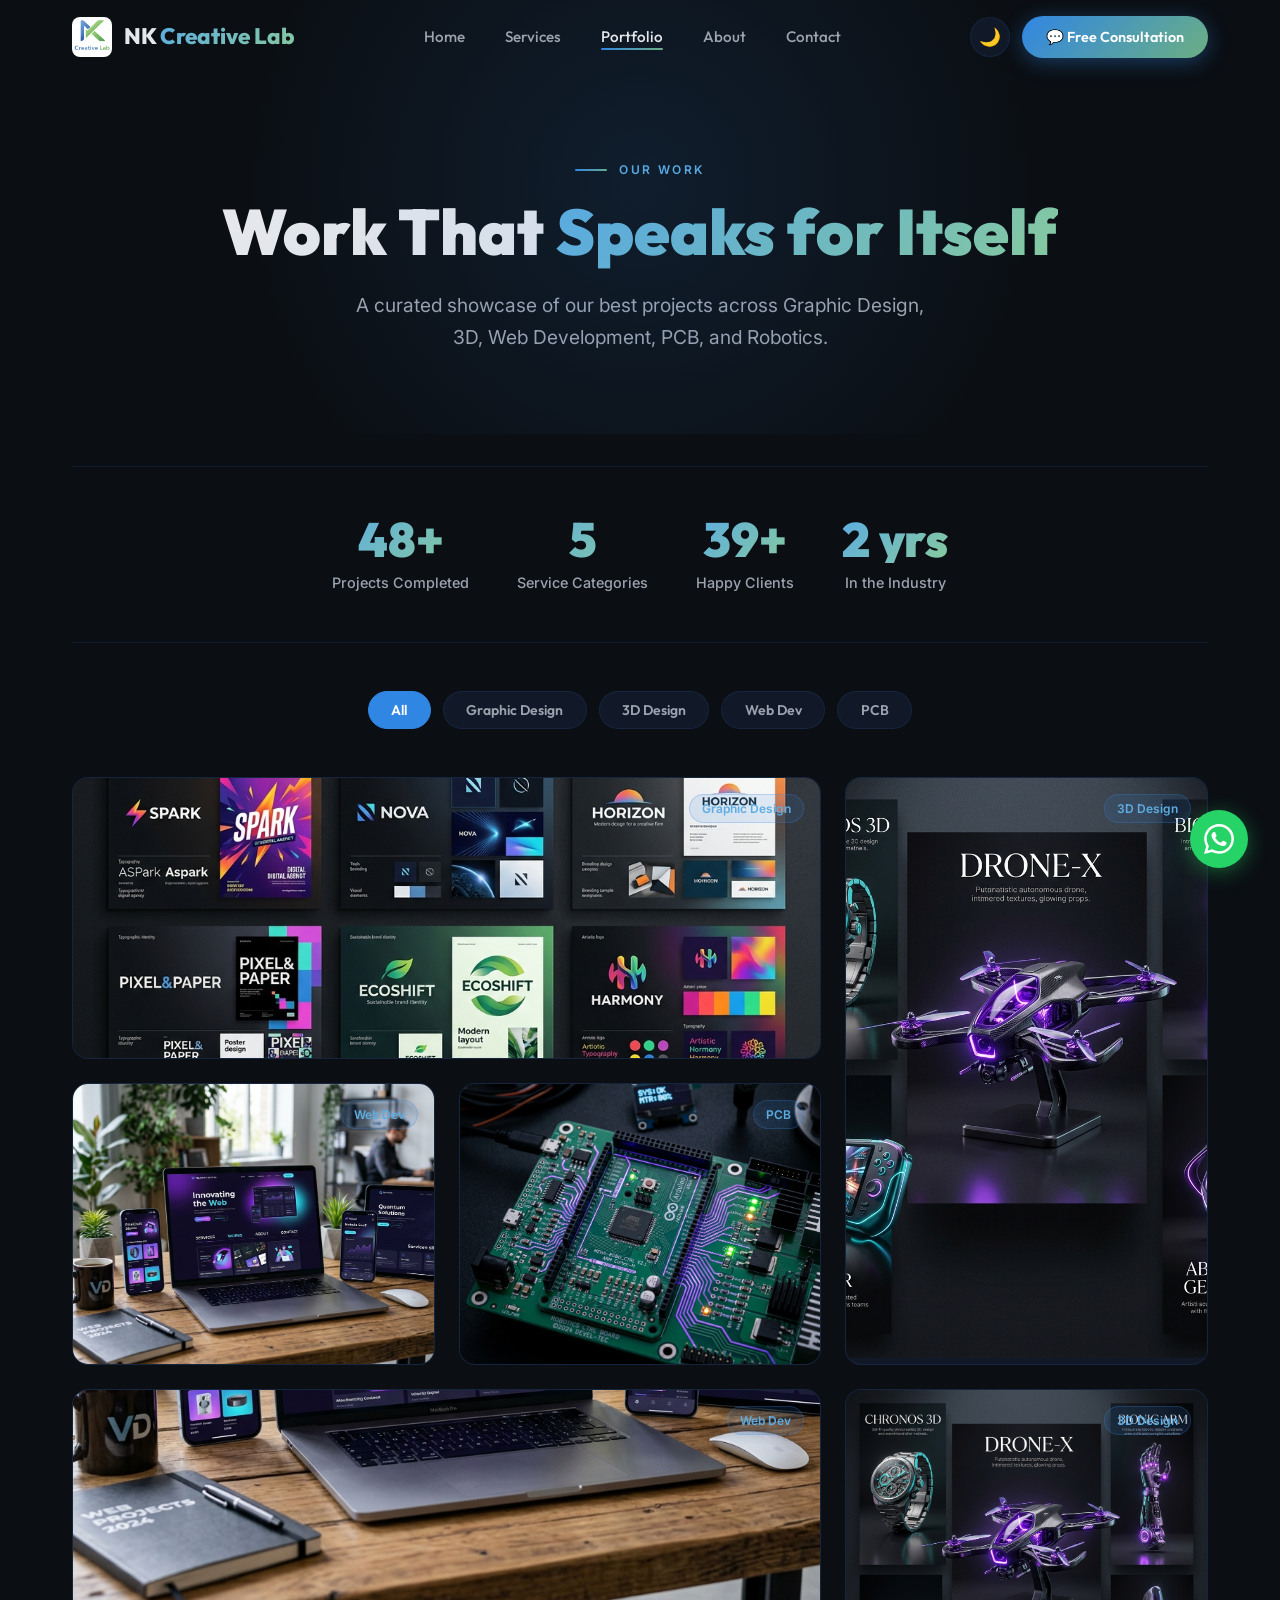
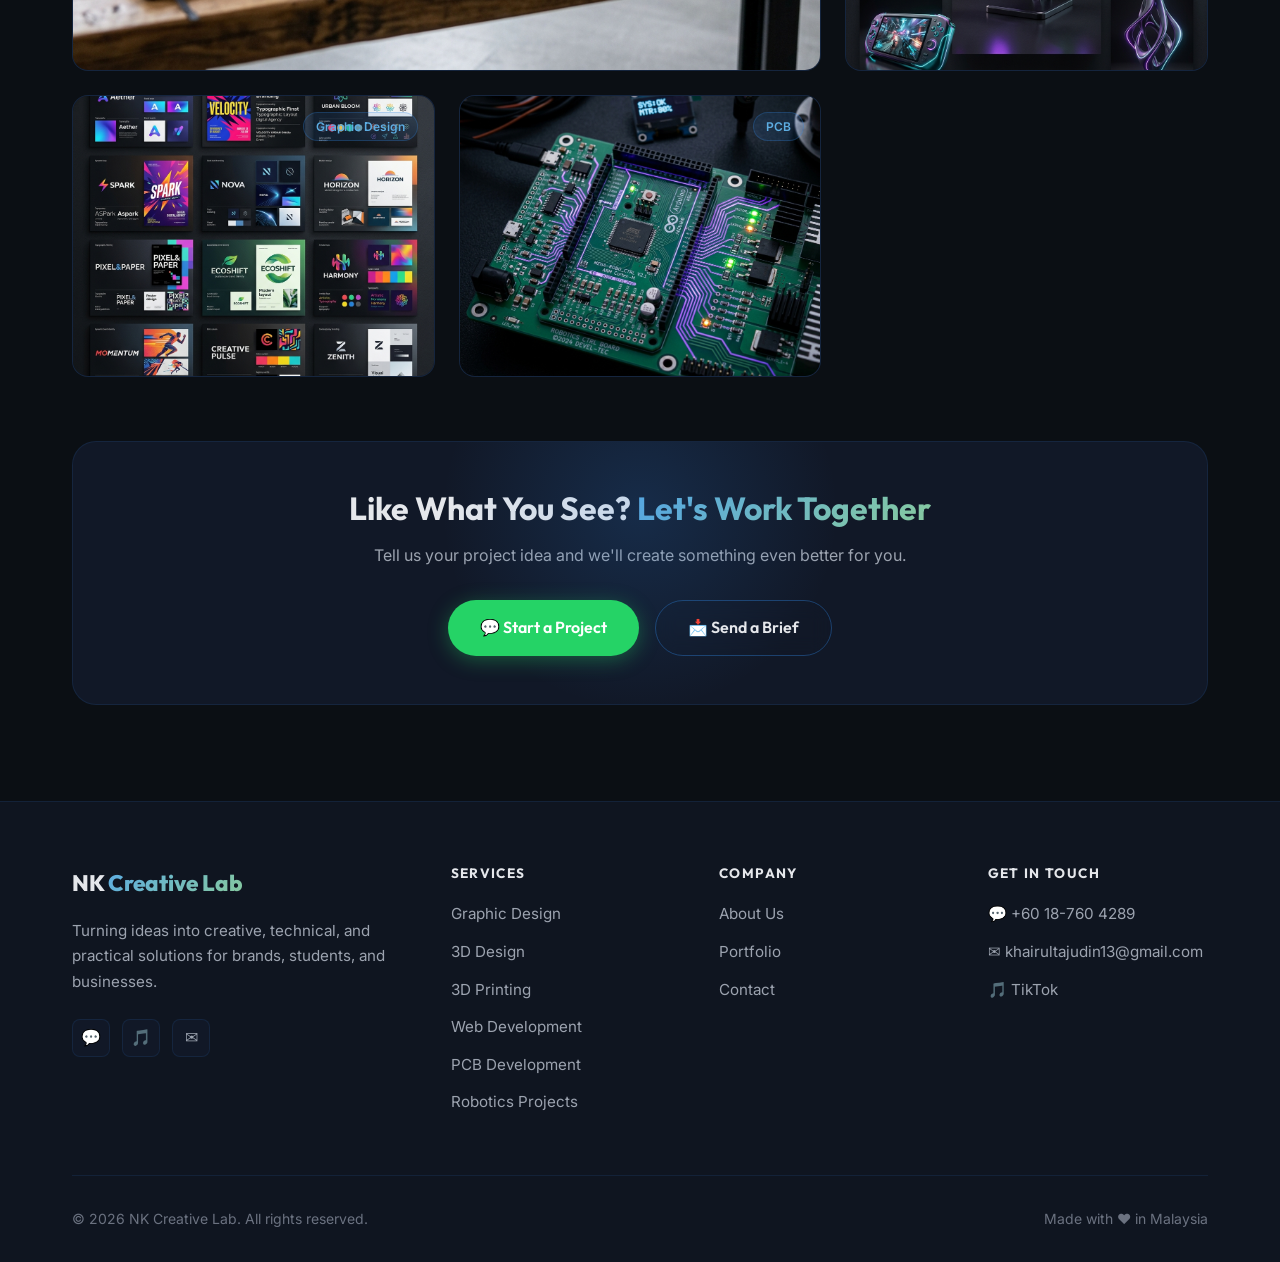
<file: portfolio.html>
<!DOCTYPE html>
<html lang="en" data-theme="dark">
<head>
  <meta charset="UTF-8" />
  <meta name="viewport" content="width=device-width, initial-scale=1.0" />
  <title>Portfolio — NK Creative Lab | Our Best Work</title>
  <meta name="description" content="Explore NK Creative Lab's portfolio — featuring top projects in Graphic Design, 3D Design, Web Development, PCB Development, and Robotics." />
  <link rel="icon" href="data:image/svg+xml,<svg xmlns='http://www.w3.org/2000/svg' viewBox='0 0 100 100'><text y='.9em' font-size='90'>⚡</text></svg>" />
  <link rel="preconnect" href="https://fonts.googleapis.com" />
  <link href="https://fonts.googleapis.com/css2?family=Outfit:wght@300;400;500;600;700;800;900&family=Inter:wght@300;400;500;600&display=swap" rel="stylesheet" />
  <link rel="stylesheet" href="css/styles.css" />
  <link rel="stylesheet" href="css/animations.css" />
  <style>
    /* Portfolio page */
    .filter-bar {
      display: flex;
      gap: 0.75rem;
      flex-wrap: wrap;
      justify-content: center;
      margin: 2.5rem 0 3rem;
    }

    .filter-btn {
      padding: 0.55rem 1.4rem;
      border-radius: 100px;
      border: 1px solid var(--border);
      background: var(--bg-card);
      color: var(--text-secondary);
      font-family: var(--font-heading);
      font-size: 0.875rem;
      font-weight: 600;
      cursor: pointer;
      transition: var(--transition);
    }

    .filter-btn:hover,
    .filter-btn.active {
      background: var(--accent);
      border-color: var(--accent);
      color: white;
    }

    .portfolio-masonry {
      display: grid;
      grid-template-columns: repeat(3, 1fr);
      gap: 1.5rem;
    }

    .port-item {
      position: relative;
      border-radius: var(--radius);
      overflow: hidden;
      cursor: pointer;
      transition: var(--transition);
      background: var(--bg-card);
      border: 1px solid var(--border);
    }

    .port-item.tall { grid-row: span 2; }
    .port-item.wide { grid-column: span 2; }

    .port-item img {
      width: 100%;
      height: 280px;
      object-fit: cover;
      display: block;
      transition: transform 0.5s ease;
    }

    .port-item.tall img { height: 580px; }
    .port-item.wide img { height: 280px; }

    .port-item:hover img {
      transform: scale(1.06);
    }

    .port-item:hover {
      border-color: rgba(48,134,227,0.4);
      box-shadow: 0 16px 48px rgba(48,134,227,0.2);
    }

    .port-overlay {
      position: absolute;
      inset: 0;
      background: linear-gradient(to top, rgba(10,10,15,0.95) 0%, rgba(10,10,15,0.1) 60%, transparent 100%);
      display: flex;
      flex-direction: column;
      justify-content: flex-end;
      padding: 1.5rem;
      opacity: 0;
      transition: opacity 0.4s ease;
    }

    .port-item:hover .port-overlay {
      opacity: 1;
    }

    .port-cat {
      font-size: 0.72rem;
      font-weight: 700;
      text-transform: uppercase;
      letter-spacing: 0.12em;
      color: var(--accent-light);
      margin-bottom: 0.4rem;
    }

    .port-title {
      font-family: var(--font-heading);
      font-size: 1.15rem;
      font-weight: 700;
      margin-bottom: 0.5rem;
    }

    .port-desc {
      font-size: 0.82rem;
      color: var(--text-secondary);
      line-height: 1.5;
    }

    .port-tag {
      display: inline-flex;
      align-items: center;
      justify-content: center;
      background: rgba(48,134,227,0.12);
      border: 1px solid rgba(48,134,227,0.25);
      border-radius: 100px;
      padding: 0.25rem 0.75rem;
      font-size: 0.75rem;
      color: var(--accent-light);
      font-weight: 600;
      position: absolute;
      top: 1rem;
      right: 1rem;
    }

    /* hidden items */
    .port-item.hidden {
      display: none;
    }

    /* stats */
    .portfolio-stats {
      display: flex;
      gap: 3rem;
      justify-content: center;
      padding: 3rem 0;
      border-top: 1px solid var(--border);
      border-bottom: 1px solid var(--border);
      margin-bottom: 3rem;
    }

    .portfolio-stat { text-align: center; }

    /* CTA box */
    .port-cta-box {
      background: var(--bg-card);
      border: 1px solid var(--border);
      border-radius: var(--radius-lg);
      padding: 3rem;
      text-align: center;
      position: relative;
      overflow: hidden;
      margin-top: 4rem;
    }

    .port-cta-box::before {
      content: '';
      position: absolute;
      top: -50%;
      left: 50%;
      transform: translateX(-50%);
      width: 400px;
      height: 400px;
      background: radial-gradient(ellipse, rgba(48,134,227,0.18) 0%, transparent 70%);
      pointer-events: none;
    }

    .port-cta-box h2 {
      font-size: 2rem;
      margin-bottom: 1rem;
    }

    .port-cta-box p {
      color: var(--text-secondary);
      margin-bottom: 2rem;
    }

    @media (max-width: 1024px) {
      .portfolio-masonry { grid-template-columns: repeat(2, 1fr); }
      .port-item.wide { grid-column: span 2; }
      .port-item.tall { grid-row: span 1; }
      .port-item.tall img { height: 280px; }
    }

    @media (max-width: 600px) {
      .portfolio-masonry { grid-template-columns: 1fr; }
      .port-item.wide { grid-column: span 1; }
      .portfolio-stats { gap: 2rem; flex-wrap: wrap; }
    }
  </style>
</head>
<body>

  <!-- Navigation -->
  <nav class="navbar" id="navbar">
    <div class="navbar-inner">
      <a href="index.html" class="navbar-logo" id="site-logo">
        <img src="assets/images/logo.png" alt="NK Creative Lab logo" />
        <span class="logo-text">NK <span>Creative Lab</span></span>
      </a>
      <ul class="navbar-links">
        <li><a href="index.html" id="nav-home">Home</a></li>
        <li><a href="services.html" id="nav-services">Services</a></li>
        <li><a href="portfolio.html" id="nav-portfolio">Portfolio</a></li>
        <li><a href="about.html" id="nav-about">About</a></li>
        <li><a href="contact.html" id="nav-contact">Contact</a></li>
      </ul>
      <div class="navbar-right">
        <button class="theme-toggle" id="theme-toggle" aria-label="Toggle colour theme">
          <span class="t-icon icon-moon">🌙</span>
          <span class="t-icon icon-sun">☀️</span>
        </button>
        <a href="https://api.whatsapp.com/send/?phone=60187604289" class="btn btn-primary navbar-cta" id="nav-cta" target="_blank" rel="noopener">💬 Free Consultation</a>
        <button class="hamburger" id="hamburger" aria-label="Open mobile menu">
          <span></span><span></span><span></span>
        </button>
      </div>
    </div>
  </nav>

  <div class="mobile-menu" id="mobile-menu">
    <a href="index.html">Home</a>
    <a href="services.html">Services</a>
    <a href="portfolio.html">Portfolio</a>
    <a href="about.html">About</a>
    <a href="contact.html">Contact</a>
    <a href="https://api.whatsapp.com/send/?phone=60187604289" class="btn btn-primary" target="_blank" rel="noopener">💬 Get Free Consultation</a>
  </div>

  <!-- Page Hero -->
  <div class="page-hero">
    <div class="container">
      <div class="section-label" style="justify-content:center;">Our Work</div>
      <h1>Work That <span class="gradient-text">Speaks for Itself</span></h1>
      <p>A curated showcase of our best projects across Graphic Design, 3D, Web Development, PCB, and Robotics.</p>
    </div>
  </div>

  <main>
    <section class="section" style="padding-top:2rem;">
      <div class="container">

        <!-- Stats -->
        <div class="portfolio-stats reveal">
          <div class="portfolio-stat">
            <div class="stat-number counter-up" data-target="50" data-suffix="+">0</div>
            <div class="stat-label">Projects Completed</div>
          </div>
          <div class="portfolio-stat">
            <div class="stat-number counter-up" data-target="6" data-suffix="">0</div>
            <div class="stat-label">Service Categories</div>
          </div>
          <div class="portfolio-stat">
            <div class="stat-number counter-up" data-target="40" data-suffix="+">0</div>
            <div class="stat-label">Happy Clients</div>
          </div>
          <div class="portfolio-stat">
            <div class="stat-number counter-up" data-target="3" data-suffix=" yrs">0</div>
            <div class="stat-label">In the Industry</div>
          </div>
        </div>

        <!-- Filter -->
        <div class="filter-bar reveal" id="filter-bar" role="tablist" aria-label="Portfolio filter">
          <button class="filter-btn active" data-filter="all" id="filter-all" role="tab" aria-selected="true">All</button>
          <button class="filter-btn" data-filter="graphic" id="filter-graphic" role="tab" aria-selected="false">Graphic Design</button>
          <button class="filter-btn" data-filter="3d" id="filter-3d" role="tab" aria-selected="false">3D Design</button>
          <button class="filter-btn" data-filter="web" id="filter-web" role="tab" aria-selected="false">Web Dev</button>
          <button class="filter-btn" data-filter="pcb" id="filter-pcb" role="tab" aria-selected="false">PCB</button>
        </div>

        <!-- Grid -->
        <div class="portfolio-masonry" id="portfolio-grid">

          <!-- Graphic Design -->
          <div class="port-item wide reveal" data-cat="graphic" id="pf-1">
            <img src="assets/images/portfolio_graphic.png" alt="Brand Identity Suite" />
            <div class="port-tag">Graphic Design</div>
            <div class="port-overlay">
              <div class="port-cat">Graphic Design</div>
              <div class="port-title">Brand Identity Suite</div>
              <div class="port-desc">Complete visual identity including logo, color palette, typography, and style guide.</div>
            </div>
          </div>

          <!-- 3D Design -->
          <div class="port-item tall reveal reveal-delay-1" data-cat="3d" id="pf-2">
            <img src="assets/images/portfolio_3d.png" alt="3D Product Renders" />
            <div class="port-tag">3D Design</div>
            <div class="port-overlay">
              <div class="port-cat">3D Design</div>
              <div class="port-title">Product Visualization Series</div>
              <div class="port-desc">Photorealistic product renders with studio-quality lighting and materials.</div>
            </div>
          </div>

          <!-- Web Dev -->
          <div class="port-item reveal reveal-delay-2" data-cat="web" id="pf-3">
            <img src="assets/images/portfolio_web.png" alt="Business website" />
            <div class="port-tag">Web Dev</div>
            <div class="port-overlay">
              <div class="port-cat">Website Development</div>
              <div class="port-title">Business Landing Page</div>
              <div class="port-desc">Modern, SEO-optimized landing page with WhatsApp lead integration.</div>
            </div>
          </div>

          <!-- PCB -->
          <div class="port-item reveal reveal-delay-3" data-cat="pcb" id="pf-4">
            <img src="assets/images/portfolio_pcb.png" alt="Custom PCB board" />
            <div class="port-tag">PCB</div>
            <div class="port-overlay">
              <div class="port-cat">PCB Development</div>
              <div class="port-title">IoT Sensor Module</div>
              <div class="port-desc">ESP32-based sensor module with power management and wireless connectivity.</div>
            </div>
          </div>

          <!-- Another Web -->
          <div class="port-item wide reveal reveal-delay-1" data-cat="web" id="pf-5">
            <img src="assets/images/portfolio_web.png" alt="E-commerce website" style="object-position:bottom;" />
            <div class="port-tag">Web Dev</div>
            <div class="port-overlay">
              <div class="port-cat">Website Development</div>
              <div class="port-title">E-Commerce Store</div>
              <div class="port-desc">Full-featured online store with payment gateway and inventory management.</div>
            </div>
          </div>

          <!-- Another 3D -->
          <div class="port-item reveal reveal-delay-2" data-cat="3d" id="pf-6">
            <img src="assets/images/portfolio_3d.png" alt="3D architectural render" style="object-position:center top;" />
            <div class="port-tag">3D Design</div>
            <div class="port-overlay">
              <div class="port-cat">3D Design</div>
              <div class="port-title">Architectural Visualization</div>
              <div class="port-desc">Interior and exterior 3D renders for property presentation.</div>
            </div>
          </div>

          <!-- Another Graphic -->
          <div class="port-item reveal reveal-delay-3" data-cat="graphic" id="pf-7">
            <img src="assets/images/portfolio_graphic.png" alt="Social media design" style="object-position:right;" />
            <div class="port-tag">Graphic Design</div>
            <div class="port-overlay">
              <div class="port-cat">Graphic Design</div>
              <div class="port-title">Social Media Content Kit</div>
              <div class="port-desc">30-day social media content package with templates and caption guides.</div>
            </div>
          </div>

          <!-- PCB 2 -->
          <div class="port-item reveal reveal-delay-4" data-cat="pcb" id="pf-8">
            <img src="assets/images/portfolio_pcb.png" alt="Robotics PCB" style="object-position:left;" />
            <div class="port-tag">PCB</div>
            <div class="port-overlay">
              <div class="port-cat">PCB Development</div>
              <div class="port-title">Arduino Motor Driver Shield</div>
              <div class="port-desc">Custom motor driver PCB for robotics projects with dual H-bridge control.</div>
            </div>
          </div>

        </div>

        <!-- CTA -->
        <div class="port-cta-box reveal">
          <h2>Like What You See? <span class="gradient-text">Let's Work Together</span></h2>
          <p>Tell us your project idea and we'll create something even better for you.</p>
          <div style="display:flex;gap:1rem;justify-content:center;flex-wrap:wrap;">
            <a href="https://api.whatsapp.com/send/?phone=60187604289&text=Hi%2C%20I'd%20like%20to%20discuss%20a%20project" class="btn btn-primary" id="pf-cta-wa" target="_blank" rel="noopener" style="background:#25D366;box-shadow:0 4px 20px rgba(37,211,102,0.35);">
              💬 Start a Project
            </a>
            <a href="contact.html" class="btn btn-secondary" id="pf-cta-contact">📩 Send a Brief</a>
          </div>
        </div>

      </div>
    </section>
  </main>

  <!-- Footer -->
  <footer class="footer" id="footer">
    <div class="container">
      <div class="footer-grid">
        <div class="footer-brand">
          <div class="logo-text">NK <span>Creative Lab</span></div>
          <p>Turning ideas into creative, technical, and practical solutions for brands, students, and businesses.</p>
          <div class="footer-social">
            <a href="https://api.whatsapp.com/send/?phone=60187604289" target="_blank" rel="noopener" aria-label="WhatsApp">💬</a>
            <a href="https://www.tiktok.com/@khairultajudin141" target="_blank" rel="noopener" aria-label="TikTok">🎵</a>
            <a href="mailto:khairultajudin13@gmail.com" aria-label="Email">✉</a>
          </div>
        </div>
        <div class="footer-col">
          <h4>Services</h4>
          <ul>
            <li><a href="services.html#graphic-design">Graphic Design</a></li>
            <li><a href="services.html#3d-design">3D Design</a></li>
            <li><a href="services.html#3d-printing">3D Printing</a></li>
            <li><a href="services.html#web-dev">Web Development</a></li>
            <li><a href="services.html#pcb">PCB Development</a></li>
            <li><a href="services.html#robotics">Robotics Projects</a></li>
          </ul>
        </div>
        <div class="footer-col">
          <h4>Company</h4>
          <ul>
            <li><a href="about.html">About Us</a></li>
            <li><a href="portfolio.html">Portfolio</a></li>
            <li><a href="contact.html">Contact</a></li>
          </ul>
        </div>
        <div class="footer-col">
          <h4>Get in Touch</h4>
          <ul>
            <li><a href="https://api.whatsapp.com/send/?phone=60187604289" target="_blank" rel="noopener">💬 +60 18-760 4289</a></li>
            <li><a href="mailto:khairultajudin13@gmail.com">✉ khairultajudin13@gmail.com</a></li>
            <li><a href="https://www.tiktok.com/@khairultajudin141" target="_blank" rel="noopener">🎵 TikTok</a></li>
          </ul>
        </div>
      </div>
      <div class="footer-bottom">
        <p>© 2026 NK Creative Lab. All rights reserved.</p>
        <p>Made with ❤️ in Malaysia</p>
      </div>
    </div>
  </footer>

  <a href="https://api.whatsapp.com/send/?phone=60187604289" class="whatsapp-float" id="whatsapp-float" target="_blank" rel="noopener" aria-label="Chat on WhatsApp">
    <svg viewBox="0 0 24 24"><path d="M17.472 14.382c-.297-.149-1.758-.867-2.03-.967-.273-.099-.471-.148-.67.15-.197.297-.767.966-.94 1.164-.173.199-.347.223-.644.075-.297-.15-1.255-.463-2.39-1.475-.883-.788-1.48-1.761-1.653-2.059-.173-.297-.018-.458.13-.606.134-.133.298-.347.446-.52.149-.174.198-.298.298-.497.099-.198.05-.371-.025-.52-.075-.149-.669-1.612-.916-2.207-.242-.579-.487-.5-.669-.51-.173-.008-.371-.01-.57-.01-.198 0-.52.074-.792.372-.272.297-1.04 1.016-1.04 2.479 0 1.462 1.065 2.875 1.213 3.074.149.198 2.096 3.2 5.077 4.487.709.306 1.262.489 1.694.625.712.227 1.36.195 1.871.118.571-.085 1.758-.719 2.006-1.413.248-.694.248-1.289.173-1.413-.074-.124-.272-.198-.57-.347m-5.421 7.403h-.004a9.87 9.87 0 01-5.031-1.378l-.361-.214-3.741.982.998-3.648-.235-.374a9.86 9.86 0 01-1.51-5.26c.001-5.45 4.436-9.884 9.888-9.884 2.64 0 5.122 1.03 6.988 2.898a9.825 9.825 0 012.893 6.994c-.003 5.45-4.437 9.884-9.885 9.884m8.413-18.297A11.815 11.815 0 0012.05 0C5.495 0 .16 5.335.157 11.892c0 2.096.547 4.142 1.588 5.945L.057 24l6.305-1.654a11.882 11.882 0 005.683 1.448h.005c6.554 0 11.89-5.335 11.893-11.893a11.821 11.821 0 00-3.48-8.413Z"/></svg>
  </a>

  <script src="js/main.js"></script>
  <script src="js/animations.js"></script>
  <script>
    // Portfolio filter
    const filterBtns = document.querySelectorAll('.filter-btn');
    const portfolioItems = document.querySelectorAll('.port-item');

    filterBtns.forEach(btn => {
      btn.addEventListener('click', () => {
        filterBtns.forEach(b => { b.classList.remove('active'); b.setAttribute('aria-selected','false'); });
        btn.classList.add('active');
        btn.setAttribute('aria-selected','true');

        const filter = btn.dataset.filter;
        portfolioItems.forEach(item => {
          if (filter === 'all' || item.dataset.cat === filter) {
            item.classList.remove('hidden');
          } else {
            item.classList.add('hidden');
          }
        });
      });
    });
  </script>
</body>
</html>
</file>
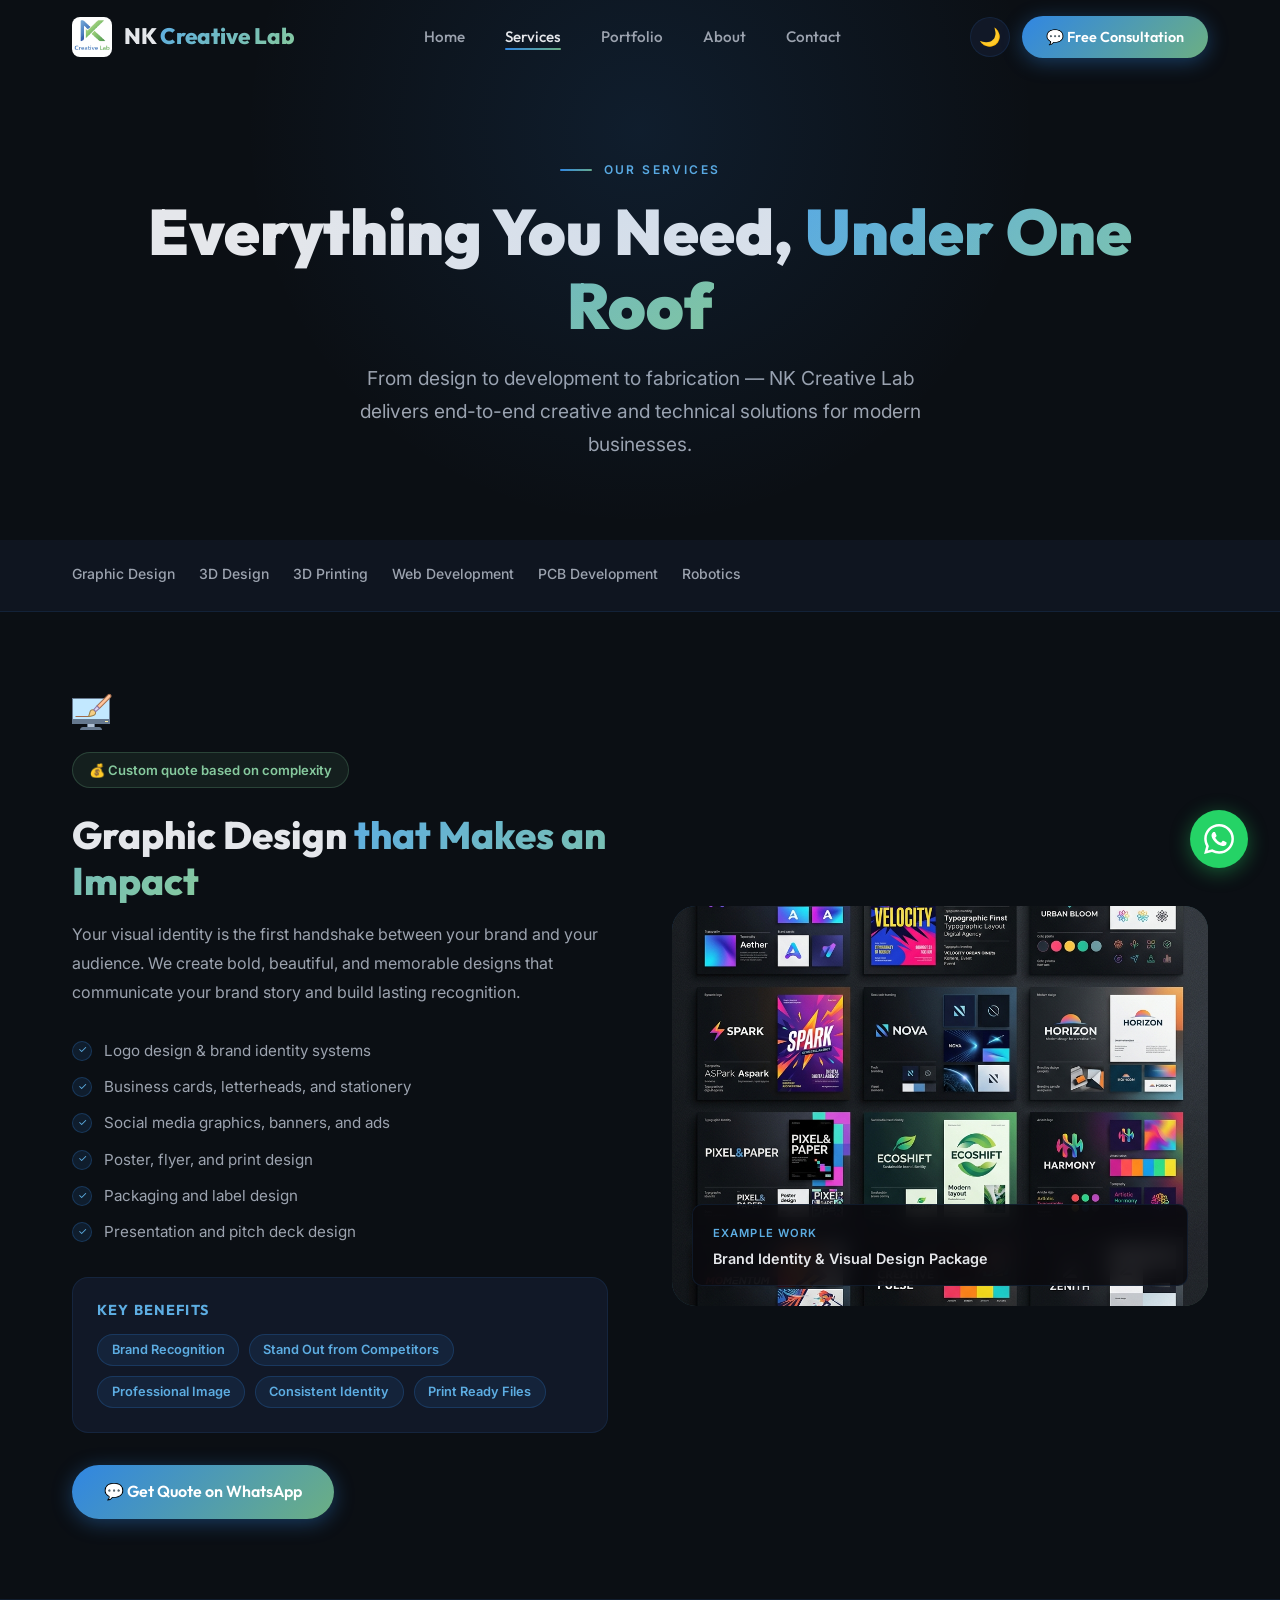
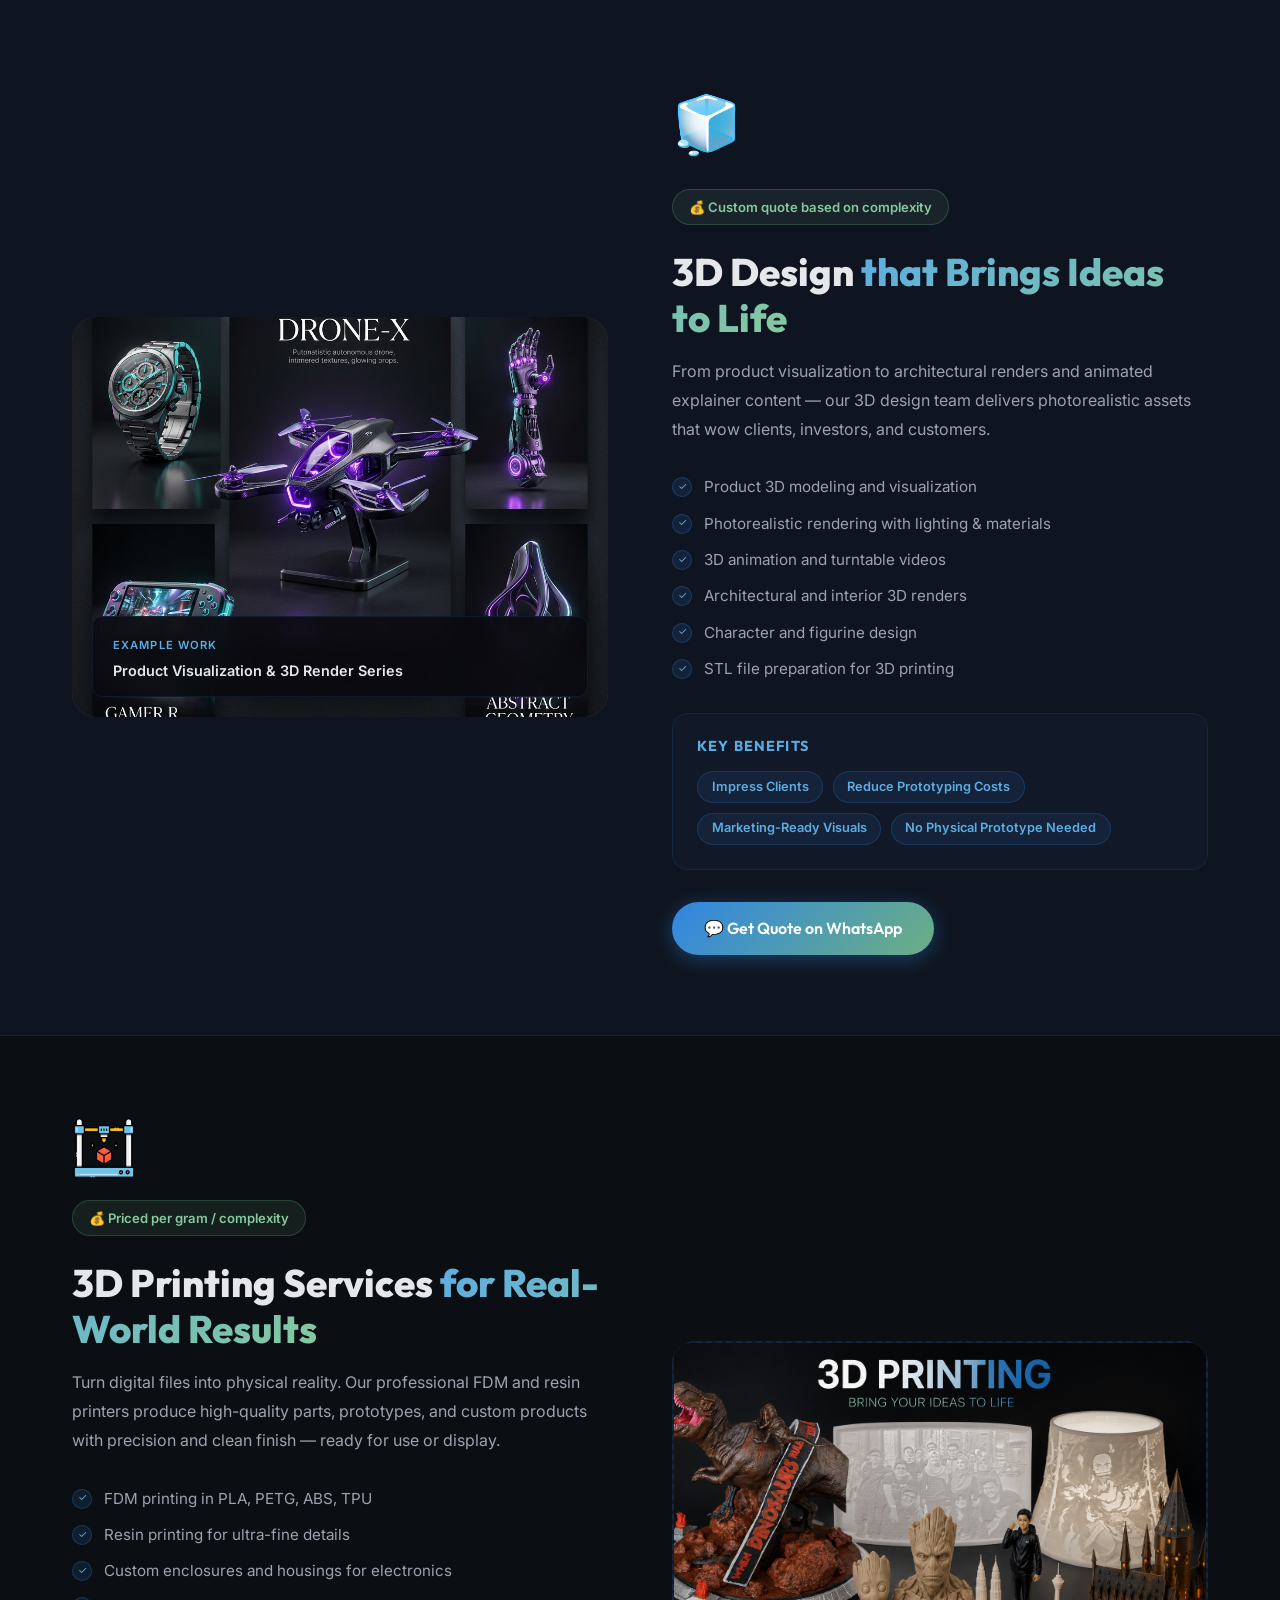
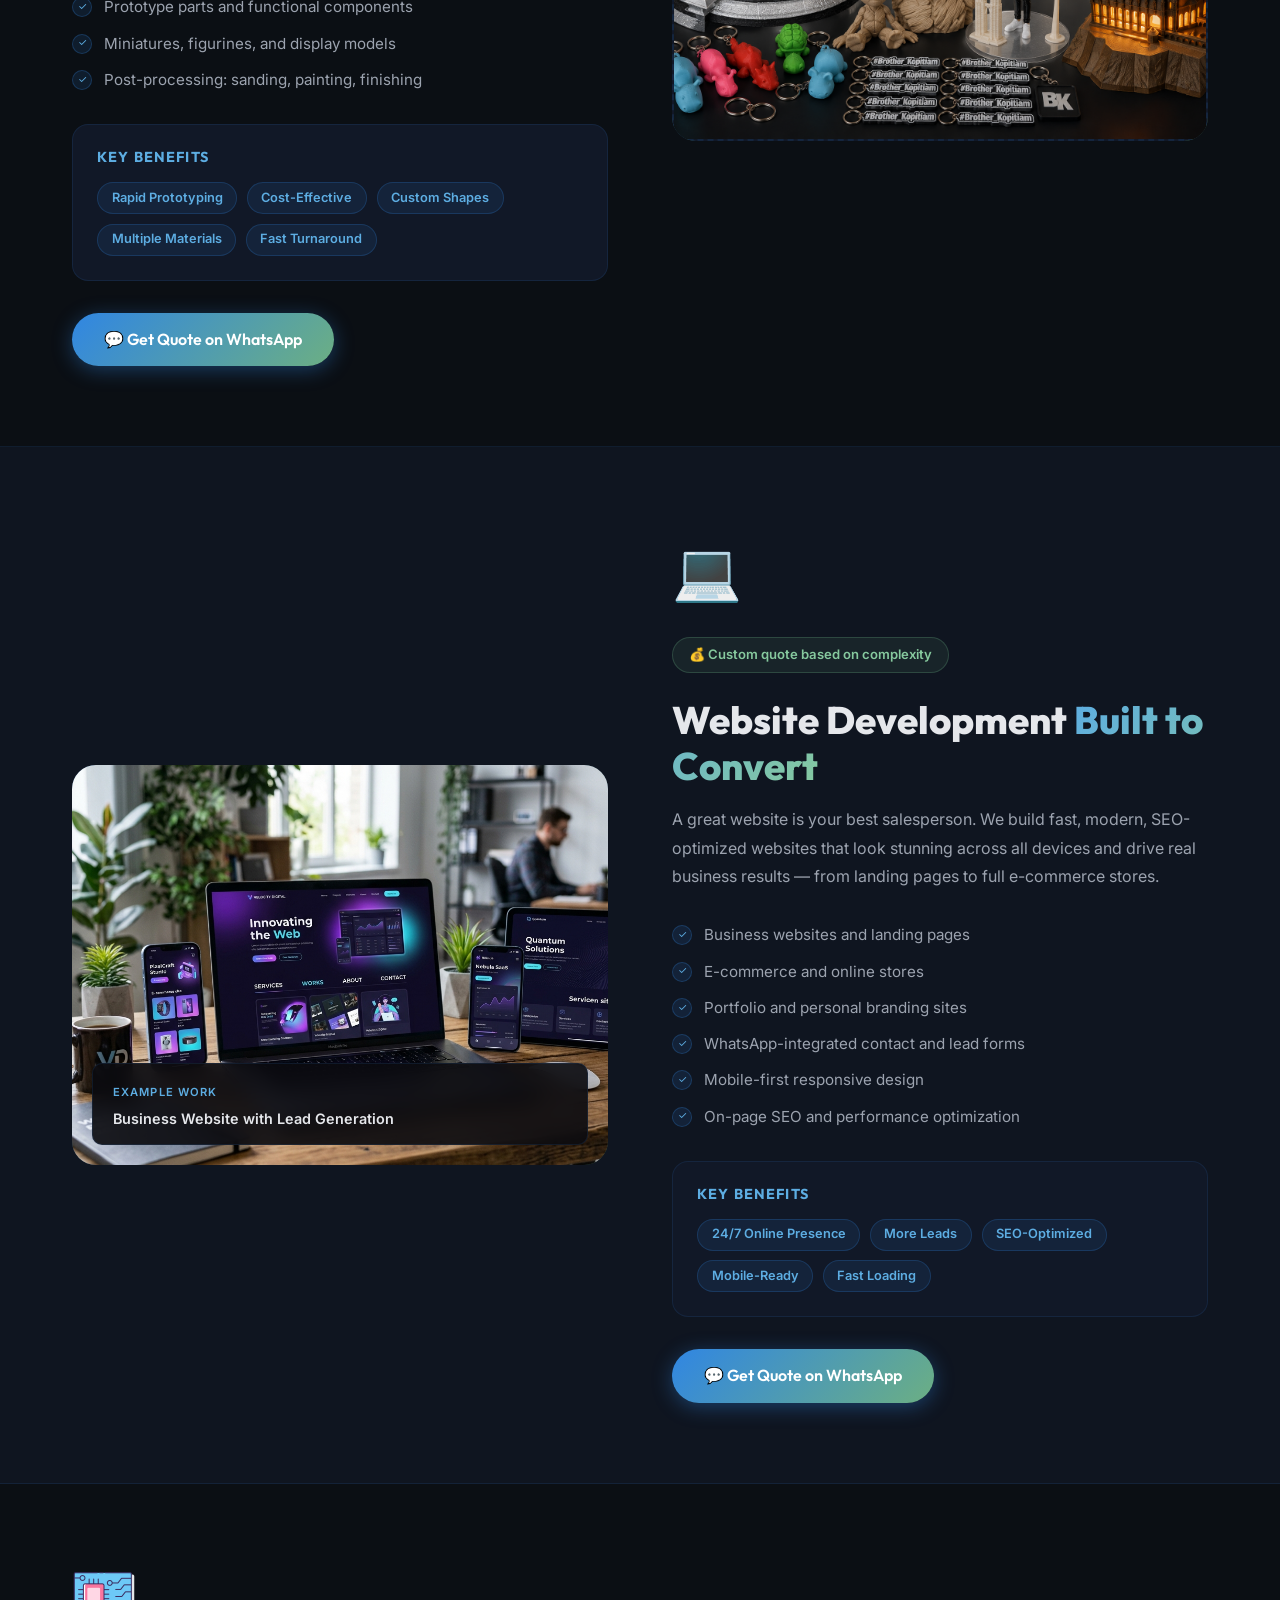
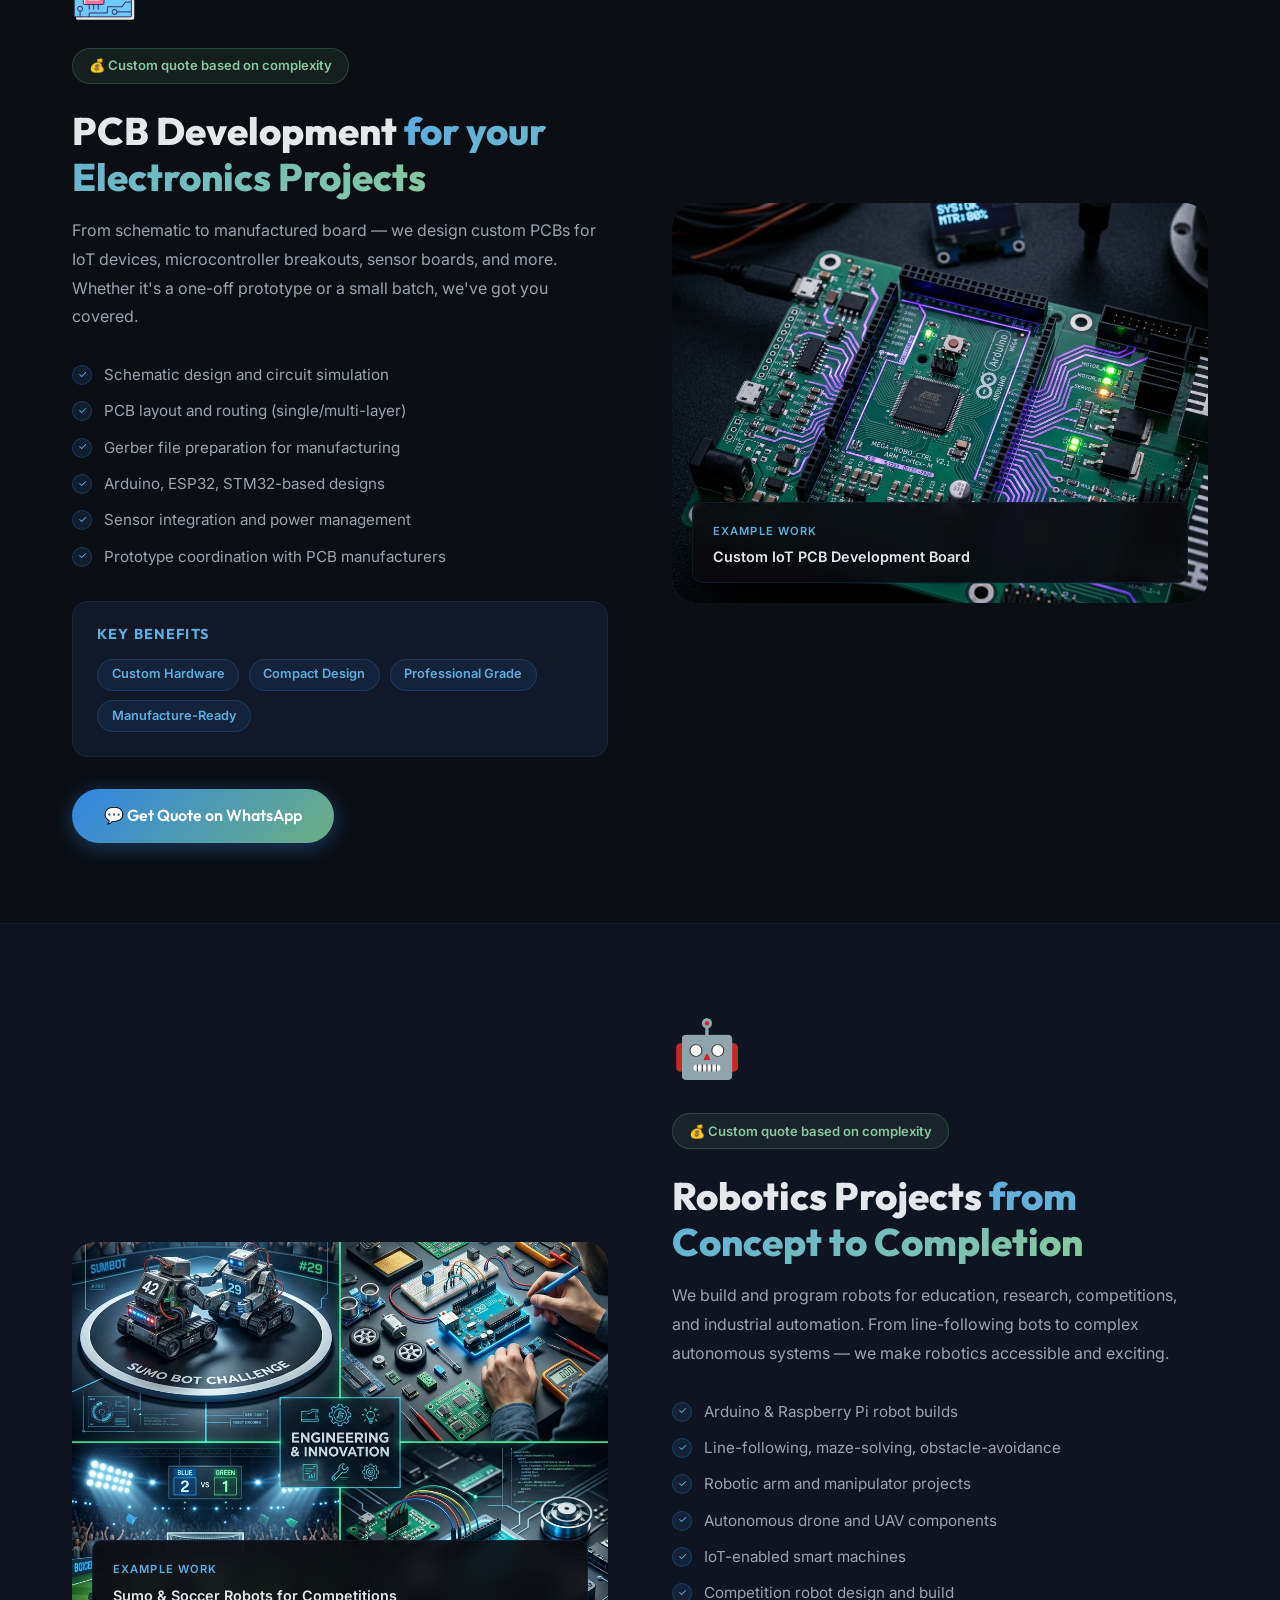
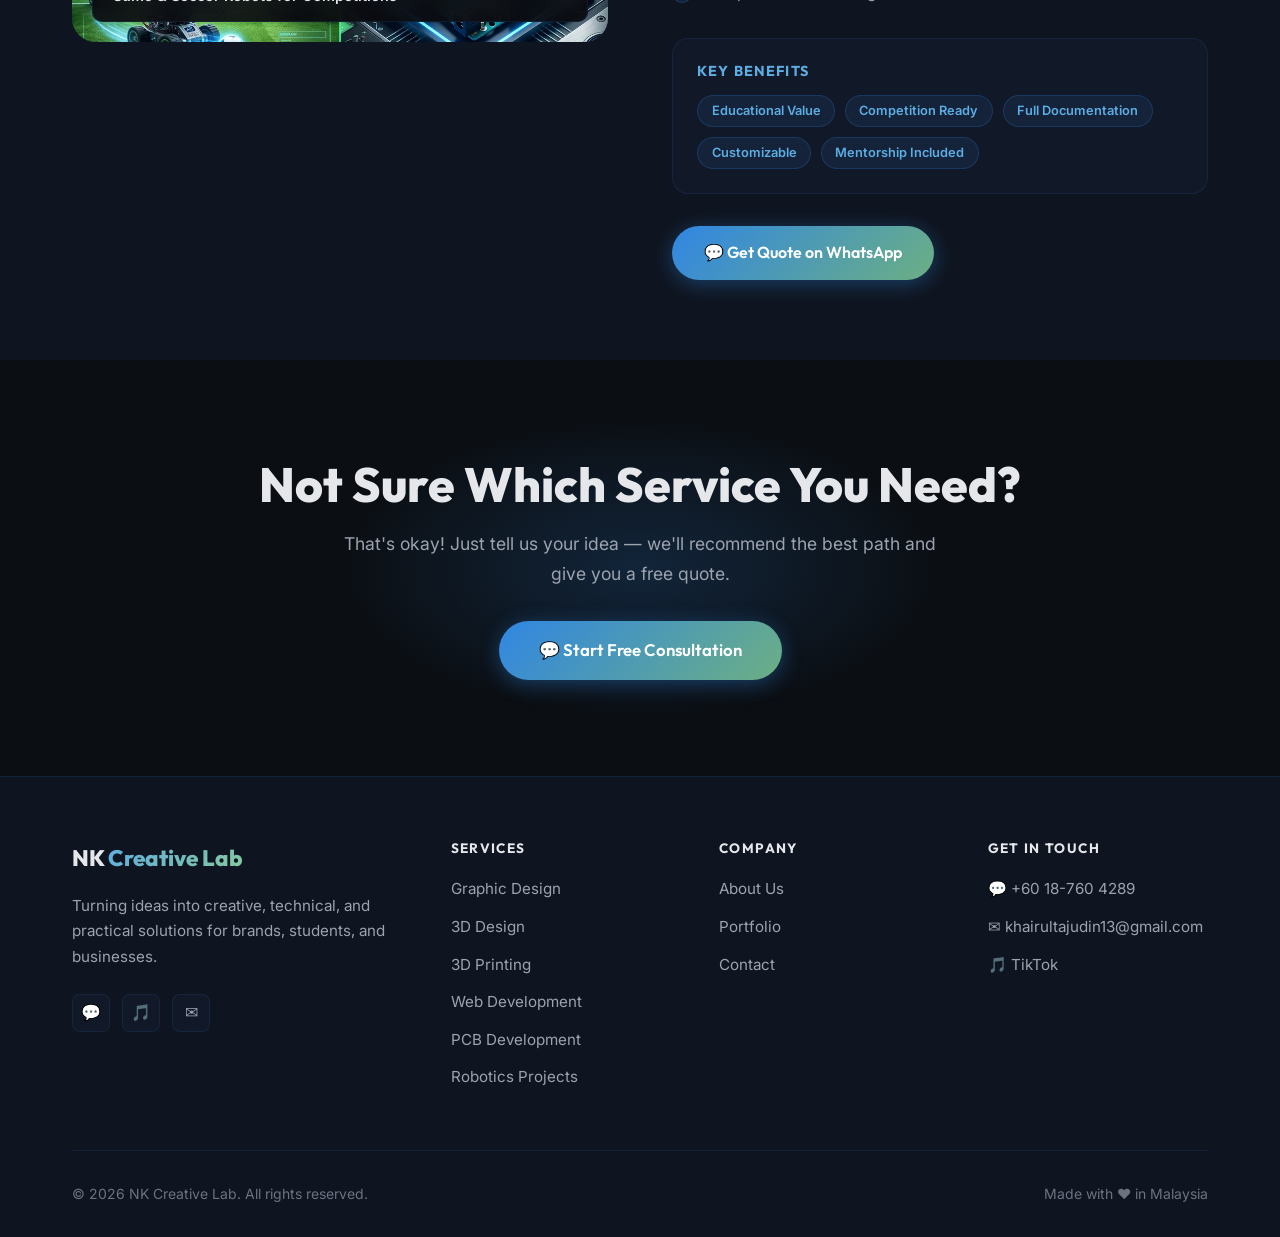
<file: services.html>
<!DOCTYPE html>
<html lang="en" data-theme="dark">
<head>
  <meta charset="UTF-8" />
  <meta name="viewport" content="width=device-width, initial-scale=1.0" />
  <title>Services — NK Creative Lab | Design, 3D, Web, PCB & Robotics</title>
  <meta name="description" content="Explore NK Creative Lab's full range of services: Graphic Design, 3D Design, 3D Printing, Website Development, PCB Development, and Robotics Projects." />
  <link rel="icon" href="data:image/svg+xml,<svg xmlns='http://www.w3.org/2000/svg' viewBox='0 0 100 100'><text y='.9em' font-size='90'>⚡</text></svg>" />
  <link rel="preconnect" href="https://fonts.googleapis.com" />
  <link href="https://fonts.googleapis.com/css2?family=Outfit:wght@300;400;500;600;700;800;900&family=Inter:wght@300;400;500;600&display=swap" rel="stylesheet" />
  <link rel="stylesheet" href="css/styles.css" />
  <link rel="stylesheet" href="css/animations.css" />
  <style>
    /* Services Page Styles */
    .service-detail {
      padding: 5rem 0;
      border-bottom: 1px solid var(--border);
    }

    .service-detail:last-child { border-bottom: none; }

    .service-detail-grid {
      display: grid;
      grid-template-columns: 1fr 1fr;
      gap: 4rem;
      align-items: center;
    }

    .service-detail-grid.reverse {
      direction: rtl;
    }

    .service-detail-grid.reverse > * {
      direction: ltr;
    }

    .service-detail-content .service-big-icon {
      font-size: 3.5rem;
      margin-bottom: 1.25rem;
      display: block;
    }

    .service-detail-content h2 {
      font-size: clamp(1.8rem, 3vw, 2.5rem);
      font-weight: 800;
      margin-bottom: 1rem;
      line-height: 1.2;
    }

    .service-detail-content .service-desc {
      color: var(--text-secondary);
      font-size: 1rem;
      line-height: 1.8;
      margin-bottom: 2rem;
    }

    .service-list {
      display: flex;
      flex-direction: column;
      gap: 0.75rem;
      margin-bottom: 2rem;
    }

    .service-list-item {
      display: flex;
      align-items: flex-start;
      gap: 0.75rem;
      font-size: 0.95rem;
      color: var(--text-secondary);
    }

    .service-list-item .check {
      width: 20px;
      height: 20px;
      background: rgba(48,134,227,0.12);
      border: 1px solid rgba(48,134,227,0.25);
      border-radius: 50%;
      display: flex;
      align-items: center;
      justify-content: center;
      font-size: 0.65rem;
      color: var(--accent-light);
      flex-shrink: 0;
      margin-top: 2px;
    }

    .service-benefits {
      background: var(--bg-card);
      border: 1px solid var(--border);
      border-radius: var(--radius);
      padding: 1.5rem;
      margin-bottom: 2rem;
    }

    .service-benefits h4 {
      font-size: 0.9rem;
      font-weight: 700;
      text-transform: uppercase;
      letter-spacing: 0.08em;
      color: var(--accent-light);
      margin-bottom: 1rem;
    }

    .benefits-row {
      display: flex;
      flex-wrap: wrap;
      gap: 0.6rem;
    }

    .benefit-tag {
      background: rgba(48,134,227,0.1);
      border: 1px solid rgba(48,134,227,0.22);
      border-radius: 100px;
      padding: 0.3rem 0.85rem;
      font-size: 0.8rem;
      color: var(--accent-light);
      font-weight: 600;
    }

    .service-visual {
      border-radius: var(--radius-lg);
      overflow: hidden;
      position: relative;
    }

    .service-visual img {
      width: 100%;
      height: 400px;
      object-fit: cover;
      transition: transform 0.5s ease;
    }

    .service-visual:hover img {
      transform: scale(1.04);
    }

    .service-visual::before {
      content: '';
      position: absolute;
      inset: -2px;
      border-radius: calc(var(--radius-lg) + 2px);
      background: var(--gradient);
      z-index: -1;
      opacity: 0.4;
    }

    .service-example {
      position: absolute;
      bottom: 1.25rem;
      left: 1.25rem;
      right: 1.25rem;
      background: rgba(10,10,15,0.9);
      backdrop-filter: blur(10px);
      border: 1px solid var(--border);
      border-radius: var(--radius-sm);
      padding: 0.875rem 1.25rem;
    }

    .service-example span {
      font-size: 0.7rem;
      text-transform: uppercase;
      letter-spacing: 0.1em;
      color: var(--accent-light);
      font-weight: 600;
    }

    .service-example p {
      font-size: 0.9rem;
      font-weight: 600;
      margin-top: 0.2rem;
    }

    /* No image placeholder */
    .service-placeholder {
      width: 100%;
      height: 400px;
      background: var(--bg-card);
      border: 2px dashed var(--border);
      border-radius: var(--radius-lg);
      display: flex;
      flex-direction: column;
      align-items: center;
      justify-content: center;
      gap: 0.75rem;
      color: var(--text-muted);
      font-size: 3rem;
    }

    .service-placeholder p {
      font-size: 0.9rem;
      color: var(--text-muted);
    }

    /* Pricing hint */
    .pricing-note {
      display: inline-flex;
      align-items: center;
      gap: 0.5rem;
      background: rgba(108,175,131,0.1);
      border: 1px solid rgba(108,175,131,0.25);
      border-radius: 100px;
      padding: 0.4rem 1rem;
      font-size: 0.82rem;
      color: var(--green-light);
      font-weight: 600;
      margin-bottom: 1.5rem;
    }

    @media (max-width: 768px) {
      .service-detail-grid { grid-template-columns: 1fr; gap: 2rem; }
      .service-detail-grid.reverse { direction: ltr; }
    }
  </style>
</head>
<body>

  <!-- Navigation -->
  <nav class="navbar" id="navbar">
    <div class="navbar-inner">
      <a href="index.html" class="navbar-logo" id="site-logo">
        <img src="assets/images/logo.png" alt="NK Creative Lab logo" />
        <span class="logo-text">NK <span>Creative Lab</span></span>
      </a>
      <ul class="navbar-links">
        <li><a href="index.html" id="nav-home">Home</a></li>
        <li><a href="services.html" id="nav-services">Services</a></li>
        <li><a href="portfolio.html" id="nav-portfolio">Portfolio</a></li>
        <li><a href="about.html" id="nav-about">About</a></li>
        <li><a href="contact.html" id="nav-contact">Contact</a></li>
      </ul>
      <div class="navbar-right">
        <button class="theme-toggle" id="theme-toggle" aria-label="Toggle colour theme">
          <span class="t-icon icon-moon">🌙</span>
          <span class="t-icon icon-sun">☀️</span>
        </button>
        <a href="https://api.whatsapp.com/send/?phone=60187604289" class="btn btn-primary navbar-cta" id="nav-cta" target="_blank" rel="noopener">💬 Free Consultation</a>
        <button class="hamburger" id="hamburger" aria-label="Open mobile menu">
          <span></span><span></span><span></span>
        </button>
      </div>
    </div>
  </nav>

  <div class="mobile-menu" id="mobile-menu">
    <a href="index.html">Home</a>
    <a href="services.html">Services</a>
    <a href="portfolio.html">Portfolio</a>
    <a href="about.html">About</a>
    <a href="contact.html">Contact</a>
    <a href="https://api.whatsapp.com/send/?phone=60187604289" class="btn btn-primary" target="_blank" rel="noopener">💬 Get Free Consultation</a>
  </div>

  <!-- Page Hero -->
  <div class="page-hero">
    <div class="container">
      <div class="section-label" style="justify-content:center;" aria-hidden="true">Our Services</div>
      <h1>Everything You Need, <span class="gradient-text">Under One Roof</span></h1>
      <p>From design to development to fabrication — NK Creative Lab delivers end-to-end creative and technical solutions for modern businesses.</p>
    </div>
  </div>

  <!-- Quick Nav -->
  <div style="background:var(--bg-secondary);border-bottom:1px solid var(--border);padding:1rem 0;position:sticky;top:73px;z-index:900;">
    <div class="container">
      <div style="display:flex;gap:1.5rem;overflow-x:auto;padding-bottom:2px;" id="service-quicknav">
        <a href="#graphic-design" style="white-space:nowrap;color:var(--text-secondary);font-size:0.875rem;font-weight:500;padding:0.4rem 0;border-bottom:2px solid transparent;transition:var(--transition);" onmouseover="this.style.color='var(--accent-light)';this.style.borderColor='var(--accent)';" onmouseout="this.style.color='var(--text-secondary)';this.style.borderColor='transparent';">Graphic Design</a>
        <a href="#3d-design" style="white-space:nowrap;color:var(--text-secondary);font-size:0.875rem;font-weight:500;padding:0.4rem 0;border-bottom:2px solid transparent;transition:var(--transition);" onmouseover="this.style.color='var(--accent-light)';this.style.borderColor='var(--accent)';" onmouseout="this.style.color='var(--text-secondary)';this.style.borderColor='transparent';">3D Design</a>
        <a href="#3d-printing" style="white-space:nowrap;color:var(--text-secondary);font-size:0.875rem;font-weight:500;padding:0.4rem 0;border-bottom:2px solid transparent;transition:var(--transition);" onmouseover="this.style.color='var(--accent-light)';this.style.borderColor='var(--accent)';" onmouseout="this.style.color='var(--text-secondary)';this.style.borderColor='transparent';">3D Printing</a>
        <a href="#web-dev" style="white-space:nowrap;color:var(--text-secondary);font-size:0.875rem;font-weight:500;padding:0.4rem 0;border-bottom:2px solid transparent;transition:var(--transition);" onmouseover="this.style.color='var(--accent-light)';this.style.borderColor='var(--accent)';" onmouseout="this.style.color='var(--text-secondary)';this.style.borderColor='transparent';">Web Development</a>
        <a href="#pcb" style="white-space:nowrap;color:var(--text-secondary);font-size:0.875rem;font-weight:500;padding:0.4rem 0;border-bottom:2px solid transparent;transition:var(--transition);" onmouseover="this.style.color='var(--accent-light)';this.style.borderColor='var(--accent)';" onmouseout="this.style.color='var(--text-secondary)';this.style.borderColor='transparent';">PCB Development</a>
        <a href="#robotics" style="white-space:nowrap;color:var(--text-secondary);font-size:0.875rem;font-weight:500;padding:0.4rem 0;border-bottom:2px solid transparent;transition:var(--transition);" onmouseover="this.style.color='var(--accent-light)';this.style.borderColor='var(--accent)';" onmouseout="this.style.color='var(--text-secondary)';this.style.borderColor='transparent';">Robotics</a>
      </div>
    </div>
  </div>

  <!-- Services Detail -->
  <main>

    <!-- 1. Graphic Design -->
    <section class="service-detail" id="graphic-design">
      <div class="container">
        <div class="service-detail-grid">
          <div class="service-detail-content reveal-left">
            <span class="service-big-icon"><img src="assets/images/graphic_design.png" alt="Graphic Design"></span>
            <div class="pricing-note">💰 Custom quote based on complexity</div>
            <h2>Graphic Design <span class="gradient-text">that Makes an Impact</span></h2>
            <p class="service-desc">Your visual identity is the first handshake between your brand and your audience. We create bold, beautiful, and memorable designs that communicate your brand story and build lasting recognition.</p>
            <div class="service-list">
              <div class="service-list-item"><span class="check">✓</span><span>Logo design & brand identity systems</span></div>
              <div class="service-list-item"><span class="check">✓</span><span>Business cards, letterheads, and stationery</span></div>
              <div class="service-list-item"><span class="check">✓</span><span>Social media graphics, banners, and ads</span></div>
              <div class="service-list-item"><span class="check">✓</span><span>Poster, flyer, and print design</span></div>
              <div class="service-list-item"><span class="check">✓</span><span>Packaging and label design</span></div>
              <div class="service-list-item"><span class="check">✓</span><span>Presentation and pitch deck design</span></div>
            </div>
            <div class="service-benefits">
              <h4>Key Benefits</h4>
              <div class="benefits-row">
                <span class="benefit-tag">Brand Recognition</span>
                <span class="benefit-tag">Stand Out from Competitors</span>
                <span class="benefit-tag">Professional Image</span>
                <span class="benefit-tag">Consistent Identity</span>
                <span class="benefit-tag">Print Ready Files</span>
              </div>
            </div>
            <a href="https://api.whatsapp.com/send/?phone=60187604289&text=I'm%20interested%20in%20Graphic%20Design%20services" class="btn btn-primary" id="gd-cta" target="_blank" rel="noopener">💬 Get Quote on WhatsApp</a>
          </div>
          <div class="service-visual reveal-right">
            <img src="assets/images/portfolio_graphic.png" alt="Graphic design work by NK Creative Lab" />
            <div class="service-example">
              <span>Example Work</span>
              <p>Brand Identity & Visual Design Package</p>
            </div>
          </div>
        </div>
      </div>
    </section>

    <!-- 2. 3D Design -->
    <section class="service-detail" id="3d-design" style="background:var(--bg-secondary);">
      <div class="container">
        <div class="service-detail-grid reverse">
          <div class="service-detail-content reveal-right">
            <span class="service-big-icon">🧊</span>
            <div class="pricing-note">💰 Custom quote based on complexity</div>
            <h2>3D Design <span class="gradient-text">that Brings Ideas to Life</span></h2>
            <p class="service-desc">From product visualization to architectural renders and animated explainer content — our 3D design team delivers photorealistic assets that wow clients, investors, and customers.</p>
            <div class="service-list">
              <div class="service-list-item"><span class="check">✓</span><span>Product 3D modeling and visualization</span></div>
              <div class="service-list-item"><span class="check">✓</span><span>Photorealistic rendering with lighting & materials</span></div>
              <div class="service-list-item"><span class="check">✓</span><span>3D animation and turntable videos</span></div>
              <div class="service-list-item"><span class="check">✓</span><span>Architectural and interior 3D renders</span></div>
              <div class="service-list-item"><span class="check">✓</span><span>Character and figurine design</span></div>
              <div class="service-list-item"><span class="check">✓</span><span>STL file preparation for 3D printing</span></div>
            </div>
            <div class="service-benefits">
              <h4>Key Benefits</h4>
              <div class="benefits-row">
                <span class="benefit-tag">Impress Clients</span>
                <span class="benefit-tag">Reduce Prototyping Costs</span>
                <span class="benefit-tag">Marketing-Ready Visuals</span>
                <span class="benefit-tag">No Physical Prototype Needed</span>
              </div>
            </div>
            <a href="https://api.whatsapp.com/send/?phone=60187604289&text=I'm%20interested%20in%203D%20Design%20services" class="btn btn-primary" id="threed-cta" target="_blank" rel="noopener">💬 Get Quote on WhatsApp</a>
          </div>
          <div class="service-visual reveal-left">
            <img src="assets/images/portfolio_3d.png" alt="3D design project by NK Creative Lab" />
            <div class="service-example">
              <span>Example Work</span>
              <p>Product Visualization & 3D Render Series</p>
            </div>
          </div>
        </div>
      </div>
    </section>

    <!-- 3. 3D Printing -->
    <section class="service-detail" id="3d-printing">
      <div class="container">
        <div class="service-detail-grid">
          <div class="service-detail-content reveal-left">
            <span class="service-big-icon"><img src="assets/images/3d-printing.png" alt="3D Printing"></span>
            <div class="pricing-note">💰 Priced per gram / complexity</div>
            <h2>3D Printing Services <span class="gradient-text">for Real-World Results</span></h2>
            <p class="service-desc">Turn digital files into physical reality. Our professional FDM and resin printers produce high-quality parts, prototypes, and custom products with precision and clean finish — ready for use or display.</p>
            <div class="service-list">
              <div class="service-list-item"><span class="check">✓</span><span>FDM printing in PLA, PETG, ABS, TPU</span></div>
              <div class="service-list-item"><span class="check">✓</span><span>Resin printing for ultra-fine details</span></div>
              <div class="service-list-item"><span class="check">✓</span><span>Custom enclosures and housings for electronics</span></div>
              <div class="service-list-item"><span class="check">✓</span><span>Prototype parts and functional components</span></div>
              <div class="service-list-item"><span class="check">✓</span><span>Miniatures, figurines, and display models</span></div>
              <div class="service-list-item"><span class="check">✓</span><span>Post-processing: sanding, painting, finishing</span></div>
            </div>
            <div class="service-benefits">
              <h4>Key Benefits</h4>
              <div class="benefits-row">
                <span class="benefit-tag">Rapid Prototyping</span>
                <span class="benefit-tag">Cost-Effective</span>
                <span class="benefit-tag">Custom Shapes</span>
                <span class="benefit-tag">Multiple Materials</span>
                <span class="benefit-tag">Fast Turnaround</span>
              </div>
            </div>
            <a href="https://api.whatsapp.com/send/?phone=60187604289&text=I'm%20interested%20in%203D%20Printing%20services" class="btn btn-primary" id="print-cta" target="_blank" rel="noopener">💬 Get Quote on WhatsApp</a>
          </div>
          <div class="service-visual reveal-right">
            <div class="service-placeholder">
<img src="assets/images/3d_printing_product.png">
            </div>
          </div>
        </div>
      </div>
    </section>

    <!-- 4. Web Dev -->
    <section class="service-detail" id="web-dev" style="background:var(--bg-secondary);">
      <div class="container">
        <div class="service-detail-grid reverse">
          <div class="service-detail-content reveal-right">
            <span class="service-big-icon">💻</span>
            <div class="pricing-note">💰 Custom quote based on complexity</div>
            <h2>Website Development <span class="gradient-text">Built to Convert</span></h2>
            <p class="service-desc">A great website is your best salesperson. We build fast, modern, SEO-optimized websites that look stunning across all devices and drive real business results — from landing pages to full e-commerce stores.</p>
            <div class="service-list">
              <div class="service-list-item"><span class="check">✓</span><span>Business websites and landing pages</span></div>
              <div class="service-list-item"><span class="check">✓</span><span>E-commerce and online stores</span></div>
              <div class="service-list-item"><span class="check">✓</span><span>Portfolio and personal branding sites</span></div>
              <div class="service-list-item"><span class="check">✓</span><span>WhatsApp-integrated contact and lead forms</span></div>
              <div class="service-list-item"><span class="check">✓</span><span>Mobile-first responsive design</span></div>
              <div class="service-list-item"><span class="check">✓</span><span>On-page SEO and performance optimization</span></div>
            </div>
            <div class="service-benefits">
              <h4>Key Benefits</h4>
              <div class="benefits-row">
                <span class="benefit-tag">24/7 Online Presence</span>
                <span class="benefit-tag">More Leads</span>
                <span class="benefit-tag">SEO-Optimized</span>
                <span class="benefit-tag">Mobile-Ready</span>
                <span class="benefit-tag">Fast Loading</span>
              </div>
            </div>
            <a href="https://api.whatsapp.com/send/?phone=60187604289&text=I'm%20interested%20in%20Website%20Development" class="btn btn-primary" id="web-cta" target="_blank" rel="noopener">💬 Get Quote on WhatsApp</a>
          </div>
          <div class="service-visual reveal-left">
            <img src="assets/images/portfolio_web.png" alt="Website development by NK Creative Lab" />
            <div class="service-example">
              <span>Example Work</span>
              <p>Business Website with Lead Generation</p>
            </div>
          </div>
        </div>
      </div>
    </section>

    <!-- 5. PCB -->
    <section class="service-detail" id="pcb">
      <div class="container">
        <div class="service-detail-grid">
          <div class="service-detail-content reveal-left">
            <span class="service-big-icon"><img src="assets/images/pcb.png" alt="PCB Development"></span>
            <div class="pricing-note">💰 Custom quote based on complexity</div>
            <h2>PCB Development <span class="gradient-text">for your Electronics Projects</span></h2>
            <p class="service-desc">From schematic to manufactured board — we design custom PCBs for IoT devices, microcontroller breakouts, sensor boards, and more. Whether it's a one-off prototype or a small batch, we've got you covered.</p>
            <div class="service-list">
              <div class="service-list-item"><span class="check">✓</span><span>Schematic design and circuit simulation</span></div>
              <div class="service-list-item"><span class="check">✓</span><span>PCB layout and routing (single/multi-layer)</span></div>
              <div class="service-list-item"><span class="check">✓</span><span>Gerber file preparation for manufacturing</span></div>
              <div class="service-list-item"><span class="check">✓</span><span>Arduino, ESP32, STM32-based designs</span></div>
              <div class="service-list-item"><span class="check">✓</span><span>Sensor integration and power management</span></div>
              <div class="service-list-item"><span class="check">✓</span><span>Prototype coordination with PCB manufacturers</span></div>
            </div>
            <div class="service-benefits">
              <h4>Key Benefits</h4>
              <div class="benefits-row">
                <span class="benefit-tag">Custom Hardware</span>
                <span class="benefit-tag">Compact Design</span>
                <span class="benefit-tag">Professional Grade</span>
                <span class="benefit-tag">Manufacture-Ready</span>
              </div>
            </div>
            <a href="https://api.whatsapp.com/send/?phone=60187604289&text=I'm%20interested%20in%20PCB%20Development" class="btn btn-primary" id="pcb-cta" target="_blank" rel="noopener">💬 Get Quote on WhatsApp</a>
          </div>
          <div class="service-visual reveal-right">
            <img src="assets/images/portfolio_pcb.png" alt="PCB development by NK Creative Lab" />
            <div class="service-example">
              <span>Example Work</span>
              <p>Custom IoT PCB Development Board</p>
            </div>
          </div>
        </div>
      </div>
    </section>

    <!-- 6. Robotics -->
    <section class="service-detail" id="robotics" style="background:var(--bg-secondary);">
      <div class="container">
        <div class="service-detail-grid reverse">
          <div class="service-detail-content reveal-right">
            <span class="service-big-icon">🤖</span>
            <div class="pricing-note">💰 Custom quote based on complexity</div>
            <h2>Robotics Projects <span class="gradient-text">from Concept to Completion</span></h2>
            <p class="service-desc">We build and program robots for education, research, competitions, and industrial automation. From line-following bots to complex autonomous systems — we make robotics accessible and exciting.</p>
            <div class="service-list">
              <div class="service-list-item"><span class="check">✓</span><span>Arduino &amp; Raspberry Pi robot builds</span></div>
              <div class="service-list-item"><span class="check">✓</span><span>Line-following, maze-solving, obstacle-avoidance</span></div>
              <div class="service-list-item"><span class="check">✓</span><span>Robotic arm and manipulator projects</span></div>
              <div class="service-list-item"><span class="check">✓</span><span>Autonomous drone and UAV components</span></div>
              <div class="service-list-item"><span class="check">✓</span><span>IoT-enabled smart machines</span></div>
              <div class="service-list-item"><span class="check">✓</span><span>Competition robot design and build</span></div>
            </div>
            <div class="service-benefits">
              <h4>Key Benefits</h4>
              <div class="benefits-row">
                <span class="benefit-tag">Educational Value</span>
                <span class="benefit-tag">Competition Ready</span>
                <span class="benefit-tag">Full Documentation</span>
                <span class="benefit-tag">Customizable</span>
                <span class="benefit-tag">Mentorship Included</span>
              </div>
            </div>
            <a href="https://api.whatsapp.com/send/?phone=60187604289&text=I'm%20interested%20in%20a%20Robotics%20Project" class="btn btn-primary" id="rob-cta" target="_blank" rel="noopener">💬 Get Quote on WhatsApp</a>
          </div>
          <div class="service-visual reveal-left">
            <img src="assets/images/robotics_showcase.png" alt="Robotics projects by NK Creative Lab - Sumo, Soccer, and Arduino Robots" />
            <div class="service-example">
              <span>Example Work</span>
              <p>Sumo &amp; Soccer Robots for Competitions</p>
            </div>
          </div>
        </div>
      </div>
    </section>

  </main>

  <!-- Final CTA -->
  <section class="section" style="text-align:center;position:relative;overflow:hidden;">
    <div style="position:absolute;top:50%;left:50%;transform:translate(-50%,-50%);width:600px;height:300px;background:radial-gradient(ellipse,rgba(48,134,227,0.18) 0%,transparent 70%);pointer-events:none;"></div>
    <div class="container reveal">
      <h2 class="section-title">Not Sure Which Service You Need?</h2>
      <p class="section-subtitle" style="margin:0 auto 2rem;">That's okay! Just tell us your idea — we'll recommend the best path and give you a free quote.</p>
      <a href="https://api.whatsapp.com/send/?phone=60187604289&text=Hi%2C%20I'd%20like%20a%20free%20consultation" class="btn btn-primary" id="services-final-cta" style="font-size:1.05rem;padding:1rem 2.5rem;" target="_blank" rel="noopener">
        💬 Start Free Consultation
      </a>
    </div>
  </section>

  <!-- Footer -->
  <footer class="footer" id="footer">
    <div class="container">
      <div class="footer-grid">
        <div class="footer-brand">
          <div class="logo-text">NK <span>Creative Lab</span></div>
          <p>Turning ideas into creative, technical, and practical solutions for brands, students, and businesses.</p>
          <div class="footer-social">
            <a href="https://api.whatsapp.com/send/?phone=60187604289" target="_blank" rel="noopener" aria-label="WhatsApp">💬</a>
            <a href="https://www.tiktok.com/@khairultajudin141" target="_blank" rel="noopener" aria-label="TikTok">🎵</a>
            <a href="mailto:khairultajudin13@gmail.com" aria-label="Email">✉</a>
          </div>
        </div>
        <div class="footer-col">
          <h4>Services</h4>
          <ul>
            <li><a href="#graphic-design">Graphic Design</a></li>
            <li><a href="#3d-design">3D Design</a></li>
            <li><a href="#3d-printing">3D Printing</a></li>
            <li><a href="#web-dev">Web Development</a></li>
            <li><a href="#pcb">PCB Development</a></li>
            <li><a href="#robotics">Robotics Projects</a></li>
          </ul>
        </div>
        <div class="footer-col">
          <h4>Company</h4>
          <ul>
            <li><a href="about.html">About Us</a></li>
            <li><a href="portfolio.html">Portfolio</a></li>
            <li><a href="contact.html">Contact</a></li>
          </ul>
        </div>
        <div class="footer-col">
          <h4>Get in Touch</h4>
          <ul>
            <li><a href="https://api.whatsapp.com/send/?phone=60187604289" target="_blank" rel="noopener">💬 +60 18-760 4289</a></li>
            <li><a href="mailto:khairultajudin13@gmail.com">✉ khairultajudin13@gmail.com</a></li>
            <li><a href="https://www.tiktok.com/@khairultajudin141" target="_blank" rel="noopener">🎵 TikTok</a></li>
          </ul>
        </div>
      </div>
      <div class="footer-bottom">
        <p>© 2026 NK Creative Lab. All rights reserved.</p>
        <p>Made with ❤️ in Malaysia</p>
      </div>
    </div>
  </footer>

  <a href="https://api.whatsapp.com/send/?phone=60187604289" class="whatsapp-float" id="whatsapp-float" target="_blank" rel="noopener" aria-label="Chat on WhatsApp">
    <svg viewBox="0 0 24 24"><path d="M17.472 14.382c-.297-.149-1.758-.867-2.03-.967-.273-.099-.471-.148-.67.15-.197.297-.767.966-.94 1.164-.173.199-.347.223-.644.075-.297-.15-1.255-.463-2.39-1.475-.883-.788-1.48-1.761-1.653-2.059-.173-.297-.018-.458.13-.606.134-.133.298-.347.446-.52.149-.174.198-.298.298-.497.099-.198.05-.371-.025-.52-.075-.149-.669-1.612-.916-2.207-.242-.579-.487-.5-.669-.51-.173-.008-.371-.01-.57-.01-.198 0-.52.074-.792.372-.272.297-1.04 1.016-1.04 2.479 0 1.462 1.065 2.875 1.213 3.074.149.198 2.096 3.2 5.077 4.487.709.306 1.262.489 1.694.625.712.227 1.36.195 1.871.118.571-.085 1.758-.719 2.006-1.413.248-.694.248-1.289.173-1.413-.074-.124-.272-.198-.57-.347m-5.421 7.403h-.004a9.87 9.87 0 01-5.031-1.378l-.361-.214-3.741.982.998-3.648-.235-.374a9.86 9.86 0 01-1.51-5.26c.001-5.45 4.436-9.884 9.888-9.884 2.64 0 5.122 1.03 6.988 2.898a9.825 9.825 0 012.893 6.994c-.003 5.45-4.437 9.884-9.885 9.884m8.413-18.297A11.815 11.815 0 0012.05 0C5.495 0 .16 5.335.157 11.892c0 2.096.547 4.142 1.588 5.945L.057 24l6.305-1.654a11.882 11.882 0 005.683 1.448h.005c6.554 0 11.89-5.335 11.893-11.893a11.821 11.821 0 00-3.48-8.413Z"/></svg>
  </a>

  <script src="js/main.js"></script>
  <script src="js/animations.js"></script>
</body>
</html>
</file>
<file: css/styles.css>
/* ============================================
   NK Creative Lab — Global Design System v2
   Brand: Blue #3086E3 + Green #6CAF83
   ============================================ */

@import url('https://fonts.googleapis.com/css2?family=Outfit:wght@300;400;500;600;700;800;900&family=Inter:wght@300;400;500;600&display=swap');

/* === CSS Custom Properties — Dark Mode (Default) === */
:root {
  /* Brand */
  --brand-blue: #3086E3;
  --brand-green: #6CAF83;
  --accent: #3086E3;
  --accent-light: #5DADE2;
  --accent-dark: #256FD1;
  --green: #6CAF83;
  --green-light: #86C99E;

  /* Gradients */
  --gradient: linear-gradient(135deg, #3086E3, #6CAF83);
  --gradient-hover: linear-gradient(135deg, #256FD1, #5AA873);
  --gradient-text: linear-gradient(135deg, #5DADE2, #86C99E);
  --gradient-glow: linear-gradient(135deg, rgba(48,134,227,0.3), rgba(108,175,131,0.3));

  /* Backgrounds */
  --bg-primary: #0B0F14;
  --bg-secondary: #0F1520;
  --bg-card: #111827;
  --bg-card-hover: #1A2336;

  /* Borders */
  --border: rgba(48, 134, 227, 0.12);
  --border-hover: rgba(48, 134, 227, 0.38);

  /* Text */
  --text-primary: #E5E7EB;
  --text-secondary: #9CA3AF;
  --text-muted: #6B7280;

  /* Typography */
  --font-heading: 'Outfit', sans-serif;
  --font-body: 'Inter', sans-serif;

  /* Spacing */
  --section-pad: 6rem 0;
  --container-pad: 0 2rem;
  --radius: 16px;
  --radius-sm: 10px;
  --radius-lg: 24px;
  --radius-xl: 32px;

  /* Shadows */
  --shadow-card: 0 4px 24px rgba(0, 0, 0, 0.4);
  --shadow-glow: 0 0 40px rgba(48, 134, 227, 0.2);
  --shadow-glow-strong: 0 0 60px rgba(48, 134, 227, 0.35);

  /* Transitions */
  --transition: all 0.3s cubic-bezier(0.4, 0, 0.2, 1);
  --transition-slow: all 0.6s cubic-bezier(0.4, 0, 0.2, 1);
}

/* === Light Mode === */
[data-theme="light"] {
  --bg-primary: #F8FAFF;
  --bg-secondary: #EEF4FF;
  --bg-card: #FFFFFF;
  --bg-card-hover: #EBF4FF;
  --border: rgba(48, 134, 227, 0.14);
  --border-hover: rgba(48, 134, 227, 0.42);
  --text-primary: #0F172A;
  --text-secondary: #475569;
  --text-muted: #94A3B8;
  --shadow-card: 0 2px 16px rgba(48, 134, 227, 0.07), 0 4px 32px rgba(0,0,0,0.06);
  --shadow-glow: 0 4px 40px rgba(48, 134, 227, 0.15);
  --shadow-glow-strong: 0 8px 60px rgba(48, 134, 227, 0.25);
}

/* === Theme-aware transition on ALL elements === */
*, *::before, *::after {
  box-sizing: border-box;
  margin: 0;
  padding: 0;
}

/* Smooth theme switch */
body,
.navbar,
.card,
.footer,
.mobile-menu,
.badge,
.icon-box,
.footer-social a,
.service-card,
.testimonial-card,
.why-feature,
.value-card,
.process-card,
.expertise-item,
.contact-channel,
.faq-item,
.faq-q,
.location-box,
.port-item,
.filter-btn,
.social-link,
.contact-form-card,
.form-group input,
.form-group select,
.form-group textarea {
  transition: background-color 0.35s ease,
              border-color 0.35s ease,
              color 0.35s ease,
              box-shadow 0.35s ease;
}

/* Keep transform transitions separate so hover effects aren't broken */
a,
button,
.btn,
.card,
.value-card,
.process-card,
.port-item,
.contact-channel,
.footer-social a,
.navbar-logo {
  transition: var(--transition);
}

html {
  scroll-behavior: smooth;
  font-size: 16px;
}

body {
  font-family: var(--font-body);
  background-color: var(--bg-primary);
  color: var(--text-primary);
  line-height: 1.6;
  overflow-x: hidden;
  -webkit-font-smoothing: antialiased;
}

img { max-width: 100%; height: auto; display: block; }

a { text-decoration: none; color: inherit; }
ul { list-style: none; }
button { cursor: pointer; border: none; background: none; font-family: var(--font-body); }

/* === Scrollbar === */
::-webkit-scrollbar { width: 5px; }
::-webkit-scrollbar-track { background: var(--bg-primary); }
::-webkit-scrollbar-thumb { background: var(--gradient); border-radius: 3px; }

/* === Layout === */
.container { max-width: 1200px; margin: 0 auto; padding: var(--container-pad); }
.section { padding: var(--section-pad); position: relative; }

/* === Typography === */
h1, h2, h3, h4, h5 { font-family: var(--font-heading); line-height: 1.15; font-weight: 700; }

.gradient-text {
  background: var(--gradient-text);
  -webkit-background-clip: text;
  -webkit-text-fill-color: transparent;
  background-clip: text;
}

.section-label {
  font-family: var(--font-body);
  font-size: 0.75rem;
  font-weight: 600;
  letter-spacing: 0.2em;
  text-transform: uppercase;
  color: var(--accent-light);
  margin-bottom: 1rem;
  display: flex;
  align-items: center;
  gap: 0.75rem;
}

.section-label::before {
  content: '';
  width: 32px;
  height: 2px;
  background: var(--gradient);
  border-radius: 2px;
  flex-shrink: 0;
}

.section-title { font-size: clamp(2rem, 4vw, 3rem); font-weight: 800; margin-bottom: 1rem; line-height: 1.2; }
.section-subtitle { font-size: 1.1rem; color: var(--text-secondary); max-width: 600px; line-height: 1.7; }

/* === Buttons === */
.btn {
  display: inline-flex;
  align-items: center;
  gap: 0.5rem;
  padding: 0.875rem 2rem;
  border-radius: 50px;
  font-family: var(--font-heading);
  font-weight: 600;
  font-size: 1rem;
  transition: var(--transition);
  white-space: nowrap;
  position: relative;
  overflow: hidden;
}

.btn-primary {
  background: var(--gradient);
  color: #fff;
  box-shadow: 0 4px 20px rgba(48, 134, 227, 0.38);
}

.btn-primary:hover {
  background: var(--gradient-hover);
  box-shadow: 0 8px 32px rgba(48, 134, 227, 0.56);
  transform: translateY(-2px);
}

.btn-secondary {
  background: transparent;
  color: var(--text-primary);
  border: 1.5px solid var(--border-hover);
  backdrop-filter: blur(10px);
}

.btn-secondary:hover {
  background: rgba(48, 134, 227, 0.1);
  border-color: var(--accent);
  color: var(--accent-light);
  transform: translateY(-2px);
}

.btn-ghost { background: transparent; color: var(--accent-light); padding: 0; gap: 0.5rem; }
.btn-ghost:hover { gap: 0.75rem; color: var(--green-light); }

/* === Cards === */
.card {
  background: var(--bg-card);
  border: 1px solid var(--border);
  border-radius: var(--radius);
  padding: 2rem;
  transition: var(--transition);
}

.card:hover {
  border-color: var(--border-hover);
  background: var(--bg-card-hover);
  transform: translateY(-5px);
  box-shadow: var(--shadow-glow);
}

[data-theme="light"] .card { box-shadow: var(--shadow-card); }
[data-theme="light"] .card:hover { box-shadow: var(--shadow-glow); }

/* === Navigation === */
.navbar {
  position: fixed;
  top: 0; left: 0; right: 0;
  z-index: 1000;
  padding: 1rem 0;
  transition: background 0.35s ease, border-color 0.35s ease, padding 0.3s ease, box-shadow 0.35s ease;
}

.navbar.scrolled {
  background: rgba(11, 15, 20, 0.96);
  backdrop-filter: blur(24px);
  -webkit-backdrop-filter: blur(24px);
  border-bottom: 1px solid var(--border);
  padding: 0.65rem 0;
  box-shadow: 0 4px 24px rgba(0,0,0,0.25);
}

[data-theme="light"] .navbar.scrolled {
  background: rgba(248, 250, 255, 0.96);
  box-shadow: 0 4px 24px rgba(48,134,227,0.08);
}

.navbar-inner {
  display: flex;
  align-items: center;
  justify-content: space-between;
  max-width: 1200px;
  margin: 0 auto;
  padding: 0 2rem;
}

/* === Logo with hover animation === */
.navbar-logo {
  display: flex;
  align-items: center;
  gap: 0.75rem;
  font-family: var(--font-heading);
  font-weight: 800;
  font-size: 1.4rem;
  transform-origin: left center;
  animation: logoEntrance 0.7s cubic-bezier(0.4,0,0.2,1) both;
}

@keyframes logoEntrance {
  from { opacity: 0; transform: translateX(-20px); }
  to   { opacity: 1; transform: translateX(0); }
}

.navbar-logo:hover {
  transform: scale(1.05) rotate(2deg);
  filter: drop-shadow(0 0 14px rgba(48, 134, 227, 0.55));
}

.navbar-logo img {
  width: 40px;
  height: 40px;
  border-radius: 8px;
  object-fit: cover;
  transition: box-shadow 0.3s ease, transform 0.3s ease;
}

.navbar-logo:hover img {
  box-shadow: 0 0 20px rgba(48, 134, 227, 0.55);
}

.navbar-logo .logo-text span {
  background: var(--gradient-text);
  -webkit-background-clip: text;
  -webkit-text-fill-color: transparent;
  background-clip: text;
}

.navbar-links {
  display: flex;
  align-items: center;
  gap: 2.5rem;
}

.navbar-links a {
  font-family: var(--font-heading);
  font-weight: 500;
  font-size: 0.95rem;
  color: var(--text-secondary);
  position: relative;
  padding-bottom: 4px;
  transition: color 0.25s ease;
}

.navbar-links a::after {
  content: '';
  position: absolute;
  bottom: 0; left: 0;
  width: 0; height: 2px;
  background: var(--gradient);
  transition: width 0.3s cubic-bezier(0.4,0,0.2,1);
  border-radius: 2px;
}

.navbar-links a:hover,
.navbar-links a.active { color: var(--text-primary); }

.navbar-links a:hover::after,
.navbar-links a.active::after { width: 100%; }

/* === Navbar Right Group === */
.navbar-right {
  display: flex;
  align-items: center;
  gap: 0.75rem;
}

.navbar-cta { padding: 0.6rem 1.5rem; font-size: 0.9rem; }

/* === Dark Mode Toggle Button === */
.theme-toggle {
  width: 40px;
  height: 40px;
  border-radius: 50%;
  display: flex;
  align-items: center;
  justify-content: center;
  background: var(--bg-card);
  border: 1px solid var(--border);
  cursor: pointer;
  font-size: 1.1rem;
  flex-shrink: 0;
  overflow: hidden;
  position: relative;
  transition: var(--transition);
}

.theme-toggle:hover {
  border-color: var(--accent);
  background: var(--bg-card-hover);
  box-shadow: 0 0 16px rgba(48, 134, 227, 0.3);
  transform: rotate(20deg) scale(1.1);
}

.theme-toggle .t-icon {
  position: absolute;
  transition: transform 0.4s cubic-bezier(0.4,0,0.2,1), opacity 0.4s ease;
  line-height: 1;
}

.theme-toggle .icon-moon { opacity: 1; transform: translateY(0); }
.theme-toggle .icon-sun  { opacity: 0; transform: translateY(16px); }

[data-theme="light"] .theme-toggle .icon-moon { opacity: 0; transform: translateY(-16px); }
[data-theme="light"] .theme-toggle .icon-sun  { opacity: 1; transform: translateY(0); }

/* === Mobile Nav === */
.hamburger {
  display: none;
  flex-direction: column;
  gap: 5px;
  cursor: pointer;
  padding: 4px;
  z-index: 1010;
}

.hamburger span {
  display: block;
  width: 24px;
  height: 2px;
  background: var(--text-primary);
  border-radius: 2px;
  transition: var(--transition);
}

.hamburger.open span:nth-child(1) { transform: rotate(45deg) translate(5px, 5px); }
.hamburger.open span:nth-child(2) { opacity: 0; }
.hamburger.open span:nth-child(3) { transform: rotate(-45deg) translate(5px, -5px); }

.mobile-menu {
  display: none;
  position: fixed;
  inset: 0;
  background: rgba(11, 15, 20, 0.98);
  backdrop-filter: blur(24px);
  -webkit-backdrop-filter: blur(24px);
  z-index: 999;
  flex-direction: column;
  align-items: center;
  justify-content: center;
  gap: 2.5rem;
}

[data-theme="light"] .mobile-menu {
  background: rgba(248, 250, 255, 0.98);
}

.mobile-menu.open { display: flex; }

.mobile-menu a {
  font-family: var(--font-heading);
  font-size: 2rem;
  font-weight: 700;
  color: var(--text-secondary);
  transition: var(--transition);
}

.mobile-menu a:hover {
  color: var(--text-primary);
  background: var(--gradient-text);
  -webkit-background-clip: text;
  -webkit-text-fill-color: transparent;
  background-clip: text;
}

/* === Floating WhatsApp Button === */
.whatsapp-float {
  position: fixed;
  bottom: 2rem; right: 2rem;
  z-index: 999;
  width: 58px; height: 58px;
  background: #25D366;
  border-radius: 50%;
  display: flex;
  align-items: center;
  justify-content: center;
  box-shadow: 0 4px 20px rgba(37, 211, 102, 0.4);
  transition: var(--transition);
  animation: pulse-whatsapp 2.5s infinite;
}

.whatsapp-float:hover {
  transform: scale(1.12) translateY(-3px);
  box-shadow: 0 8px 36px rgba(37, 211, 102, 0.65);
}

.whatsapp-float svg { width: 30px; height: 30px; fill: white; }

@keyframes pulse-whatsapp {
  0%, 100% { box-shadow: 0 4px 20px rgba(37, 211, 102, 0.4); }
  50%       { box-shadow: 0 4px 48px rgba(37, 211, 102, 0.72); }
}

/* === Page Hero (inner pages) === */
.page-hero {
  padding: 10rem 0 5rem;
  text-align: center;
  position: relative;
  overflow: hidden;
}

.page-hero::before {
  content: '';
  position: absolute;
  top: -50%; left: 50%;
  transform: translateX(-50%);
  width: 800px; height: 800px;
  background: radial-gradient(ellipse, rgba(48,134,227,0.12) 0%, transparent 70%);
  pointer-events: none;
}

.page-hero h1 { font-size: clamp(2.5rem, 5vw, 4rem); font-weight: 900; margin-bottom: 1.25rem; }
.page-hero p { font-size: 1.2rem; color: var(--text-secondary); max-width: 600px; margin: 0 auto; line-height: 1.7; }

/* === Footer === */
.footer { background: var(--bg-secondary); border-top: 1px solid var(--border); padding: 4rem 0 2rem; }

.footer-grid {
  display: grid;
  grid-template-columns: 1.5fr 1fr 1fr 1fr;
  gap: 3rem;
  margin-bottom: 3rem;
}

.footer-brand .logo-text { font-family: var(--font-heading); font-size: 1.4rem; font-weight: 800; margin-bottom: 1rem; }
.footer-brand .logo-text span { background: var(--gradient-text); -webkit-background-clip: text; -webkit-text-fill-color: transparent; background-clip: text; }
.footer-brand p { color: var(--text-secondary); font-size: 0.95rem; line-height: 1.7; margin-bottom: 1.5rem; }

.footer-social { display: flex; gap: 0.75rem; }

.footer-social a {
  width: 38px; height: 38px;
  background: var(--bg-card);
  border: 1px solid var(--border);
  border-radius: 8px;
  display: flex; align-items: center; justify-content: center;
  font-size: 1rem;
  color: var(--text-secondary);
  transition: var(--transition);
}

.footer-social a:hover {
  background: var(--gradient);
  border-color: transparent;
  color: white;
  transform: translateY(-3px);
  box-shadow: 0 6px 20px rgba(48,134,227,0.35);
}

.footer-col h4 { font-family: var(--font-heading); font-size: 0.85rem; font-weight: 700; letter-spacing: 0.1em; text-transform: uppercase; color: var(--text-primary); margin-bottom: 1.25rem; }
.footer-col ul li { margin-bottom: 0.75rem; }
.footer-col ul li a { color: var(--text-secondary); font-size: 0.95rem; transition: var(--transition); }
.footer-col ul li a:hover { color: var(--accent-light); padding-left: 5px; }

.footer-bottom { border-top: 1px solid var(--border); padding-top: 2rem; display: flex; align-items: center; justify-content: space-between; flex-wrap: wrap; gap: 1rem; }
.footer-bottom p { color: var(--text-muted); font-size: 0.875rem; }
.footer-bottom a { color: var(--accent-light); }

/* === Badge === */
.badge {
  display: inline-flex;
  align-items: center;
  gap: 0.4rem;
  background: rgba(48, 134, 227, 0.12);
  border: 1px solid rgba(48, 134, 227, 0.28);
  border-radius: 100px;
  padding: 0.35rem 1rem;
  font-size: 0.8rem;
  font-weight: 600;
  color: var(--accent-light);
  margin-bottom: 1.5rem;
}

.badge::before {
  content: '●';
  color: #4ADE80;
  font-size: 0.6rem;
  animation: blink 1.5s infinite;
}

@keyframes blink {
  0%, 100% { opacity: 1; }
  50%       { opacity: 0.3; }
}

/* === Glow Orbs === */
.orb { position: absolute; border-radius: 50%; pointer-events: none; filter: blur(80px); opacity: 0.25; }
.orb-blue  { background: var(--brand-blue); }
.orb-green { background: var(--brand-green); }

/* === Grid Layouts === */
.grid-2 { display: grid; grid-template-columns: 1fr 1fr; gap: 2rem; }
.grid-3 { display: grid; grid-template-columns: repeat(3, 1fr); gap: 2rem; }
.grid-4 { display: grid; grid-template-columns: repeat(4, 1fr); gap: 1.5rem; }

/* === Icon Box === */
.icon-box {
  width: 56px; height: 56px;
  background: rgba(48, 134, 227, 0.12);
  border: 1px solid rgba(48, 134, 227, 0.22);
  border-radius: var(--radius-sm);
  display: flex; align-items: center; justify-content: center;
  font-size: 1.5rem;
  margin-bottom: 1.25rem;
  transition: var(--transition);
}

.card:hover .icon-box {
  background: rgba(48, 134, 227, 0.22);
  border-color: var(--accent);
  transform: scale(1.12) rotate(-3deg);
  box-shadow: 0 4px 16px rgba(48,134,227,0.25);
}

/* === Divider === */
.divider { width: 60px; height: 3px; background: var(--gradient); border-radius: 3px; margin: 1rem 0 1.5rem; }

/* === Utility === */
.text-center { text-align: center; }
.text-accent { color: var(--accent-light); }
.mt-sm { margin-top: 1rem; }
.mt-md { margin-top: 2rem; }
.mt-lg { margin-top: 3rem; }
.flex { display: flex; }
.flex-center { display: flex; align-items: center; justify-content: center; }
.gap-sm { gap: 0.75rem; }
.gap-md { gap: 1.5rem; }
.gap-lg { gap: 2.5rem; }

/* === Stats === */
.stat-number {
  font-family: var(--font-heading);
  font-size: 3rem; font-weight: 900;
  background: var(--gradient-text);
  -webkit-background-clip: text;
  -webkit-text-fill-color: transparent;
  background-clip: text;
  line-height: 1; margin-bottom: 0.5rem;
}
.stat-label { color: var(--text-secondary); font-size: 0.9rem; font-weight: 500; }

/* === Gradient border === */
.gradient-border { position: relative; background: var(--bg-card); border-radius: var(--radius); }

.gradient-border::before {
  content: '';
  position: absolute; inset: -1px;
  border-radius: calc(var(--radius) + 1px);
  background: var(--gradient);
  z-index: -1; opacity: 0;
  transition: opacity 0.3s ease;
}

.gradient-border:hover::before { opacity: 1; }

/* === Responsive === */
@media (max-width: 1024px) {
  .footer-grid { grid-template-columns: 1fr 1fr; }
  .grid-4 { grid-template-columns: repeat(2, 1fr); }
}

@media (max-width: 768px) {
  :root { --section-pad: 4rem 0; }
  .navbar-links { display: none; }
  .navbar-cta { display: none; }
  .hamburger { display: flex; }
  .grid-2, .grid-3, .grid-4 { grid-template-columns: 1fr; }
  .footer-grid { grid-template-columns: 1fr; gap: 2rem; }
  .footer-bottom { flex-direction: column; text-align: center; }
  .section-title { font-size: 1.8rem; }
}

@media (max-width: 480px) {
  .container { padding: 0 1.25rem; }
  .btn { padding: 0.75rem 1.5rem; font-size: 0.9rem; }
}
</file>
<file: css/animations.css>
/* ============================================
   NK Creative Lab — Animations v2
   ============================================ */

/* === Scroll Reveal === */
.reveal {
  opacity: 0;
  transform: translateY(36px);
  transition: opacity 0.7s cubic-bezier(0.4, 0, 0.2, 1),
              transform 0.7s cubic-bezier(0.4, 0, 0.2, 1);
}
.reveal.visible { opacity: 1; transform: translateY(0); }

.reveal-left {
  opacity: 0;
  transform: translateX(-36px);
  transition: opacity 0.7s cubic-bezier(0.4, 0, 0.2, 1),
              transform 0.7s cubic-bezier(0.4, 0, 0.2, 1);
}
.reveal-left.visible { opacity: 1; transform: translateX(0); }

.reveal-right {
  opacity: 0;
  transform: translateX(36px);
  transition: opacity 0.7s cubic-bezier(0.4, 0, 0.2, 1),
              transform 0.7s cubic-bezier(0.4, 0, 0.2, 1);
}
.reveal-right.visible { opacity: 1; transform: translateX(0); }

.reveal-scale {
  opacity: 0;
  transform: scale(0.92);
  transition: opacity 0.6s cubic-bezier(0.4, 0, 0.2, 1),
              transform 0.6s cubic-bezier(0.4, 0, 0.2, 1);
}
.reveal-scale.visible { opacity: 1; transform: scale(1); }

/* Staggered delays */
.reveal-delay-1 { transition-delay: 0.1s; }
.reveal-delay-2 { transition-delay: 0.2s; }
.reveal-delay-3 { transition-delay: 0.3s; }
.reveal-delay-4 { transition-delay: 0.4s; }
.reveal-delay-5 { transition-delay: 0.5s; }
.reveal-delay-6 { transition-delay: 0.6s; }

/* === Floating Animation === */
@keyframes float {
  0%, 100% { transform: translateY(0px); }
  50%       { transform: translateY(-14px); }
}

@keyframes float-slow {
  0%, 100% { transform: translateY(0px) rotate(0deg); }
  33%       { transform: translateY(-10px) rotate(1.5deg); }
  66%       { transform: translateY(-5px) rotate(-1deg); }
}

.float      { animation: float 4s ease-in-out infinite; }
.float-slow { animation: float-slow 6s ease-in-out infinite; }

/* === Hero Animations === */
@keyframes hero-fade-in {
  from { opacity: 0; transform: translateY(28px); }
  to   { opacity: 1; transform: translateY(0); }
}

.hero-animate {
  animation: hero-fade-in 0.8s cubic-bezier(0.4, 0, 0.2, 1) forwards;
  opacity: 0;
}
.hero-animate-1 { animation-delay: 0.1s; }
.hero-animate-2 { animation-delay: 0.25s; }
.hero-animate-3 { animation-delay: 0.4s; }
.hero-animate-4 { animation-delay: 0.55s; }
.hero-animate-5 { animation-delay: 0.7s; }

/* === Shimmer / Gradient sweep === */
@keyframes shimmer {
  0%   { background-position: -200% center; }
  100% { background-position:  200% center; }
}

.shimmer-text {
  background: linear-gradient(90deg, #5DADE2 0%, #86C99E 40%, #5DADE2 80%, #86C99E 100%);
  background-size: 200% auto;
  -webkit-background-clip: text;
  -webkit-text-fill-color: transparent;
  background-clip: text;
  animation: shimmer 5s linear infinite;
}

/* === Rotate animations === */
@keyframes rotate-slow    { from { transform: rotate(0deg); }   to { transform: rotate(360deg); } }
@keyframes rotate-reverse { from { transform: rotate(360deg); } to { transform: rotate(0deg); } }

/* === Pulse rings === */
@keyframes pulse-ring {
  0%   { transform: scale(1); opacity: 0.5; }
  100% { transform: scale(2); opacity: 0; }
}

/* === Gradient border === */
.gradient-border { position: relative; background: var(--bg-card); border-radius: var(--radius); }
.gradient-border::before {
  content: '';
  position: absolute; inset: -1px;
  border-radius: calc(var(--radius) + 1px);
  background: var(--gradient);
  z-index: -1; opacity: 0;
  transition: opacity 0.3s ease;
}
.gradient-border:hover::before { opacity: 1; }

/* === Marquee === */
@keyframes marquee {
  0%   { transform: translateX(0); }
  100% { transform: translateX(-50%); }
}
.marquee-track { display: flex; width: max-content; animation: marquee 30s linear infinite; }
.marquee-track:hover { animation-play-state: paused; }

/* === Ambient blob animations (hero) === */
@keyframes blob-move-1 {
  0%, 100% { transform: translate(0, 0) scale(1); }
  33%       { transform: translate(40px, -30px) scale(1.08); }
  66%       { transform: translate(-20px, 20px) scale(0.95); }
}

@keyframes blob-move-2 {
  0%, 100% { transform: translate(0, 0) scale(1); }
  33%       { transform: translate(-35px, 25px) scale(1.05); }
  66%       { transform: translate(25px, -15px) scale(0.92); }
}

@keyframes blob-move-3 {
  0%, 100% { transform: translate(0, 0) scale(1); }
  50%       { transform: translate(20px, 30px) scale(1.06); }
}

.blob { animation-timing-function: ease-in-out; animation-iteration-count: infinite; }
.blob-1 { animation-name: blob-move-1; animation-duration: 10s; }
.blob-2 { animation-name: blob-move-2; animation-duration: 13s; }
.blob-3 { animation-name: blob-move-3; animation-duration: 8s; }

/* === Orbit animations (hero visual) === */
@keyframes orbit-cw  { from { transform: rotate(0deg); }   to { transform: rotate(360deg); } }
@keyframes orbit-ccw { from { transform: rotate(360deg); } to { transform: rotate(0deg); } }
@keyframes orbit-dot { from { transform: rotate(0deg); }   to { transform: rotate(-360deg); } }

/* === Noise texture overlay === */
.noise-overlay {
  position: absolute; inset: 0; opacity: 0.02;
  background-image: url("data:image/svg+xml,%3Csvg viewBox='0 0 512 512' xmlns='http://www.w3.org/2000/svg'%3E%3Cfilter id='n'%3E%3CfeTurbulence type='fractalNoise' baseFrequency='0.9' numOctaves='4' stitchTiles='stitch'/%3E%3C/filter%3E%3Crect width='100%25' height='100%25' filter='url(%23n)'/%3E%3C/svg%3E");
  pointer-events: none;
}
</file>
